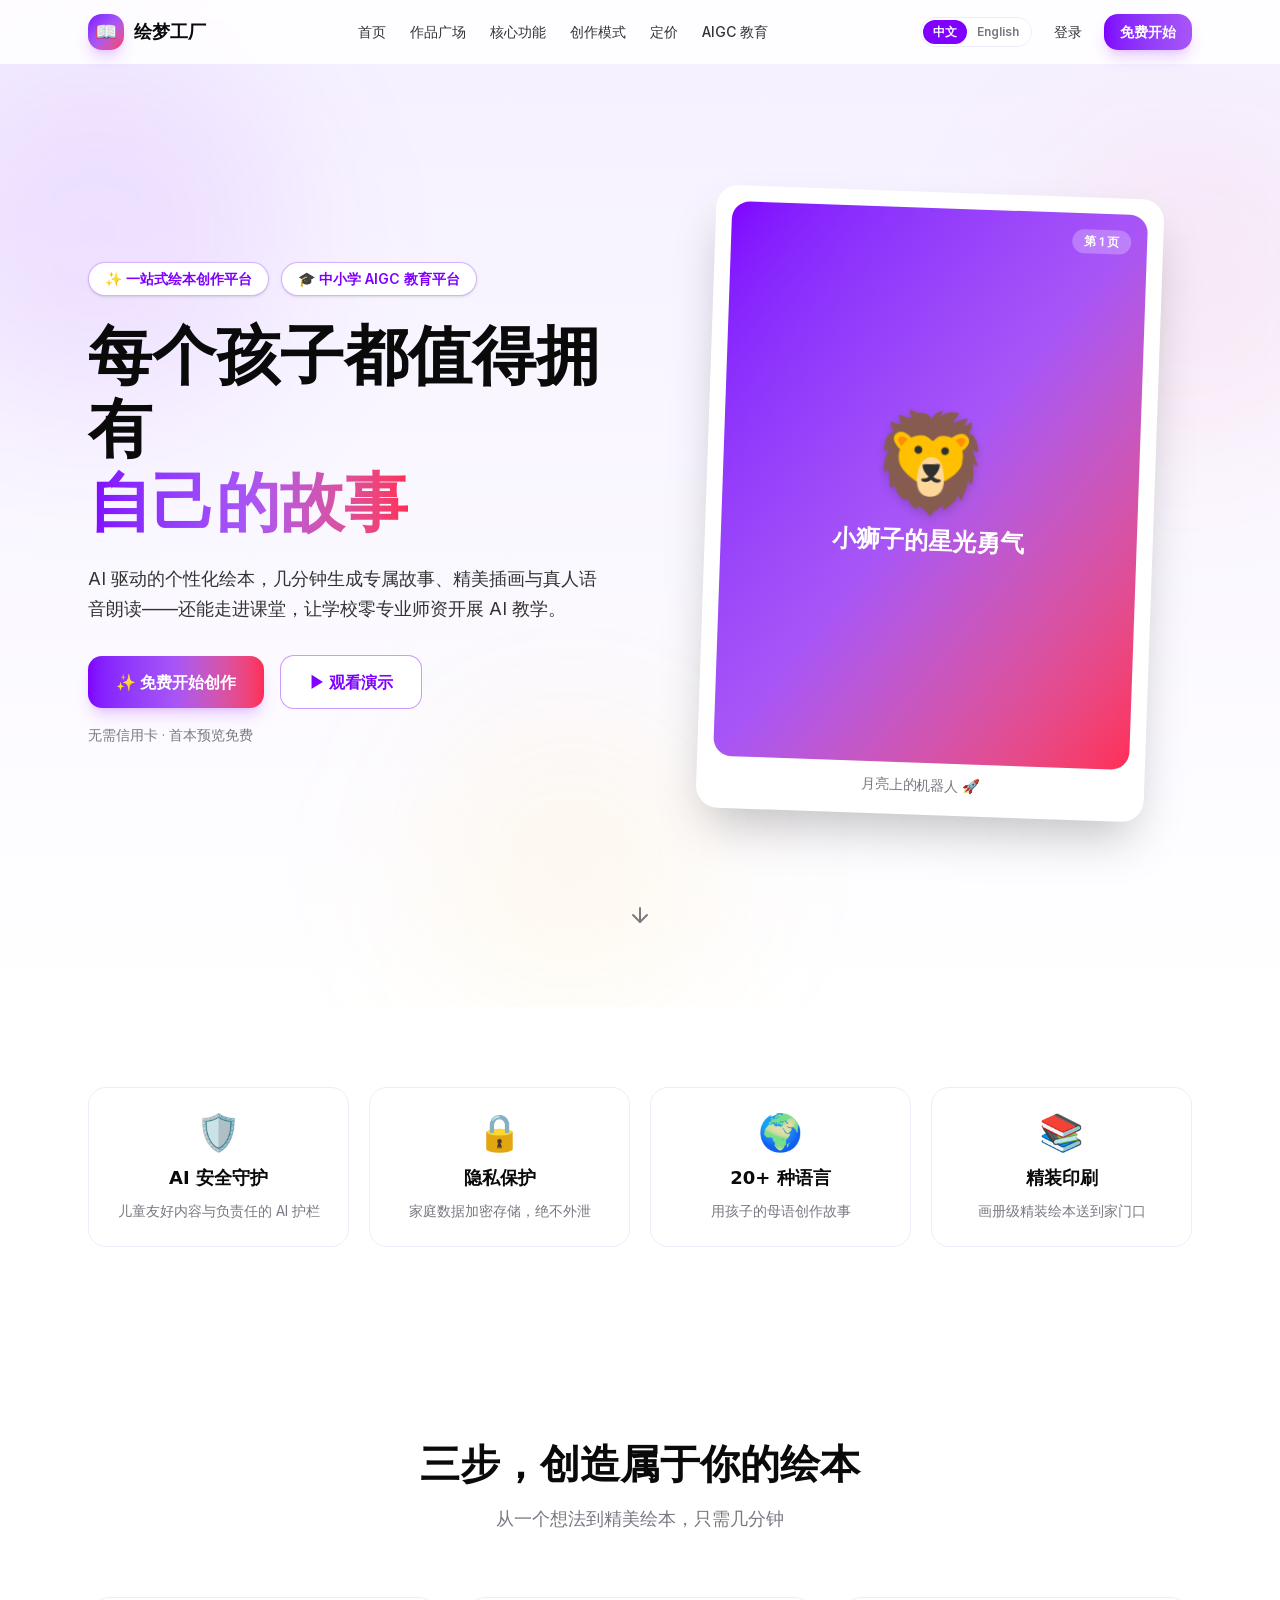
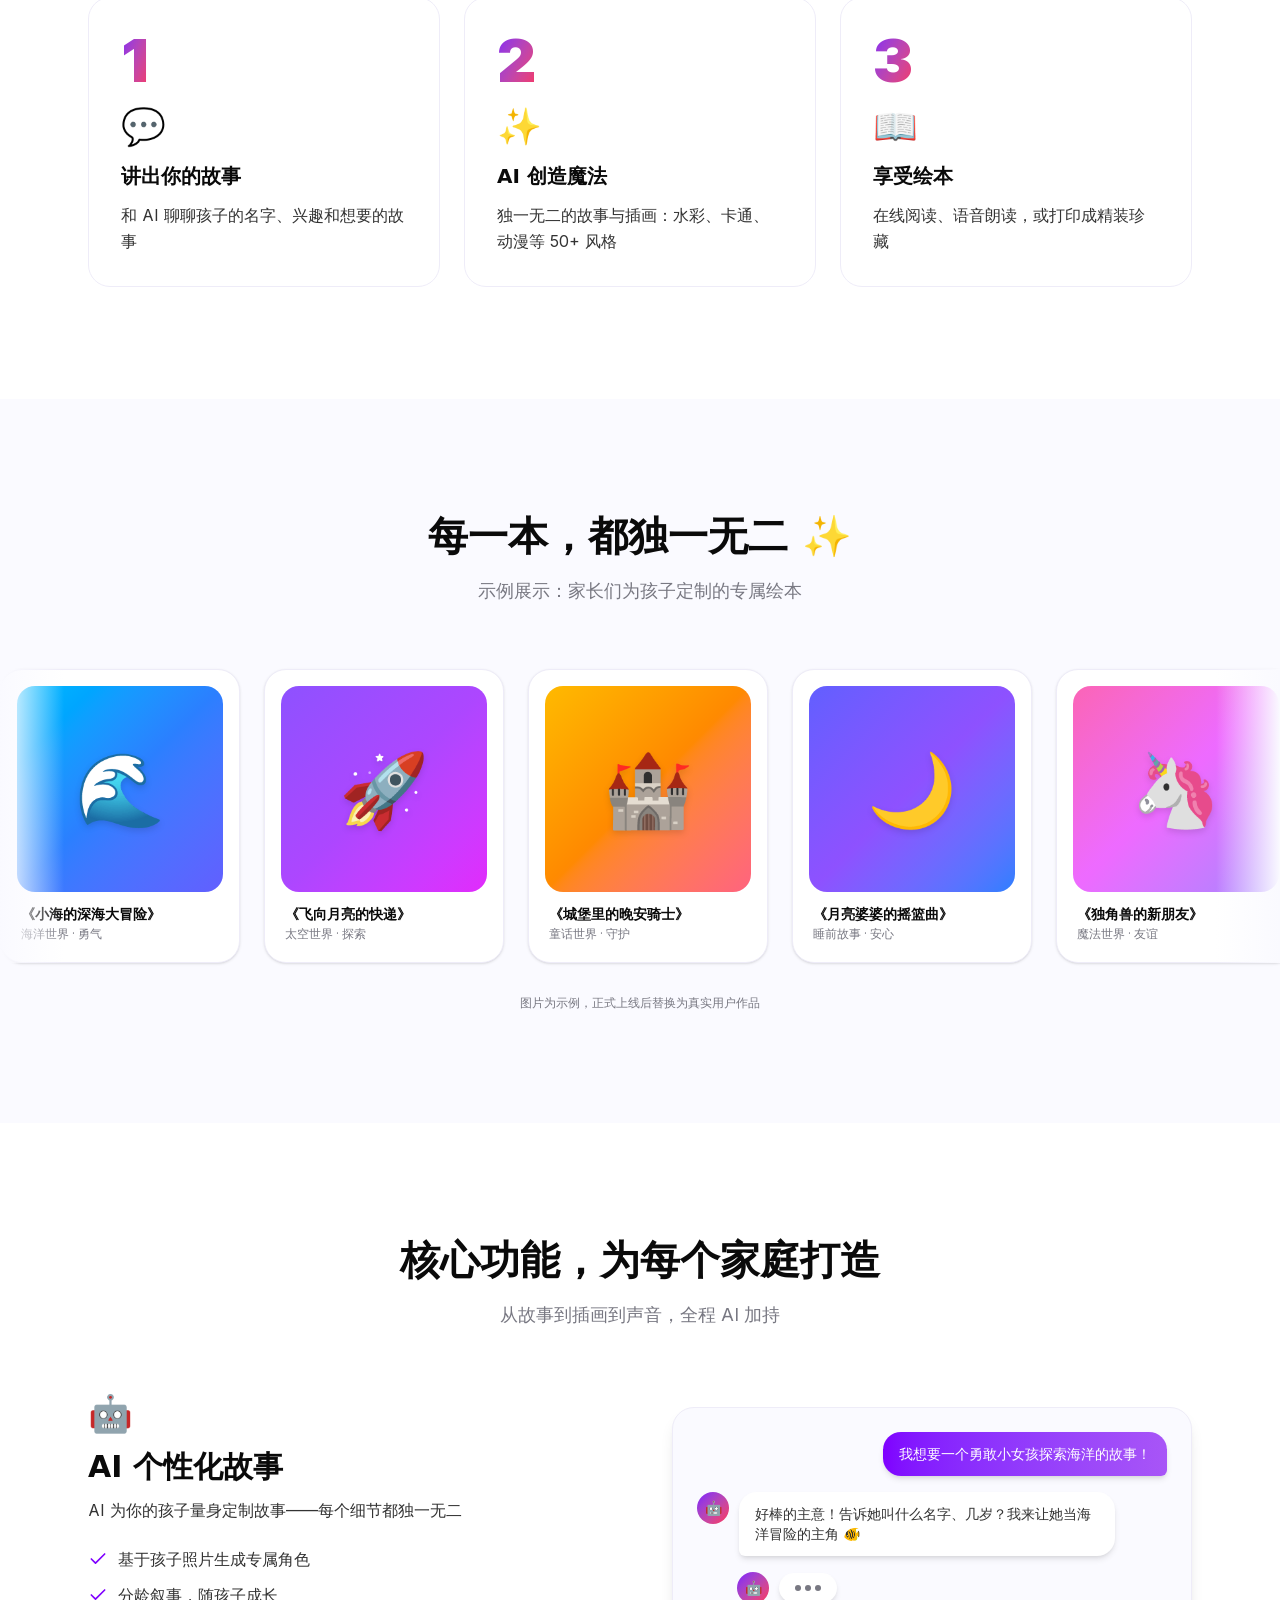
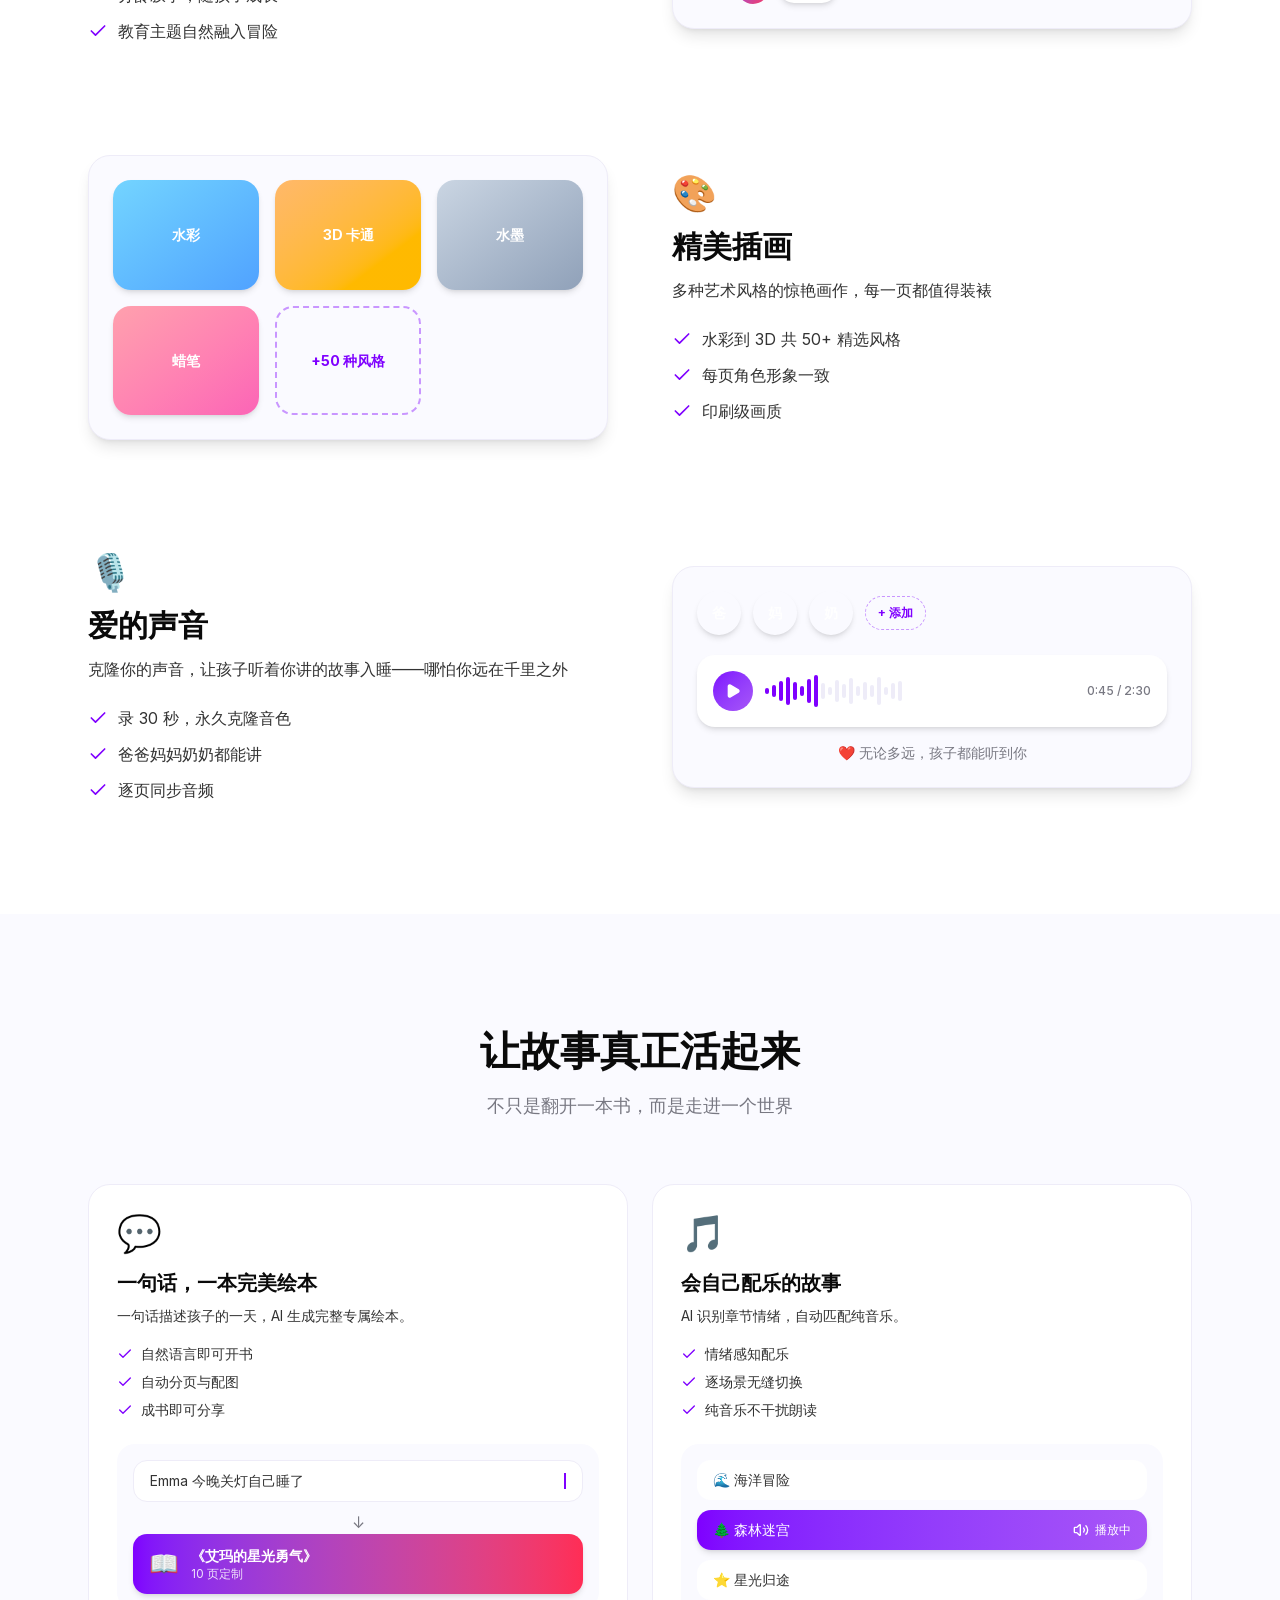
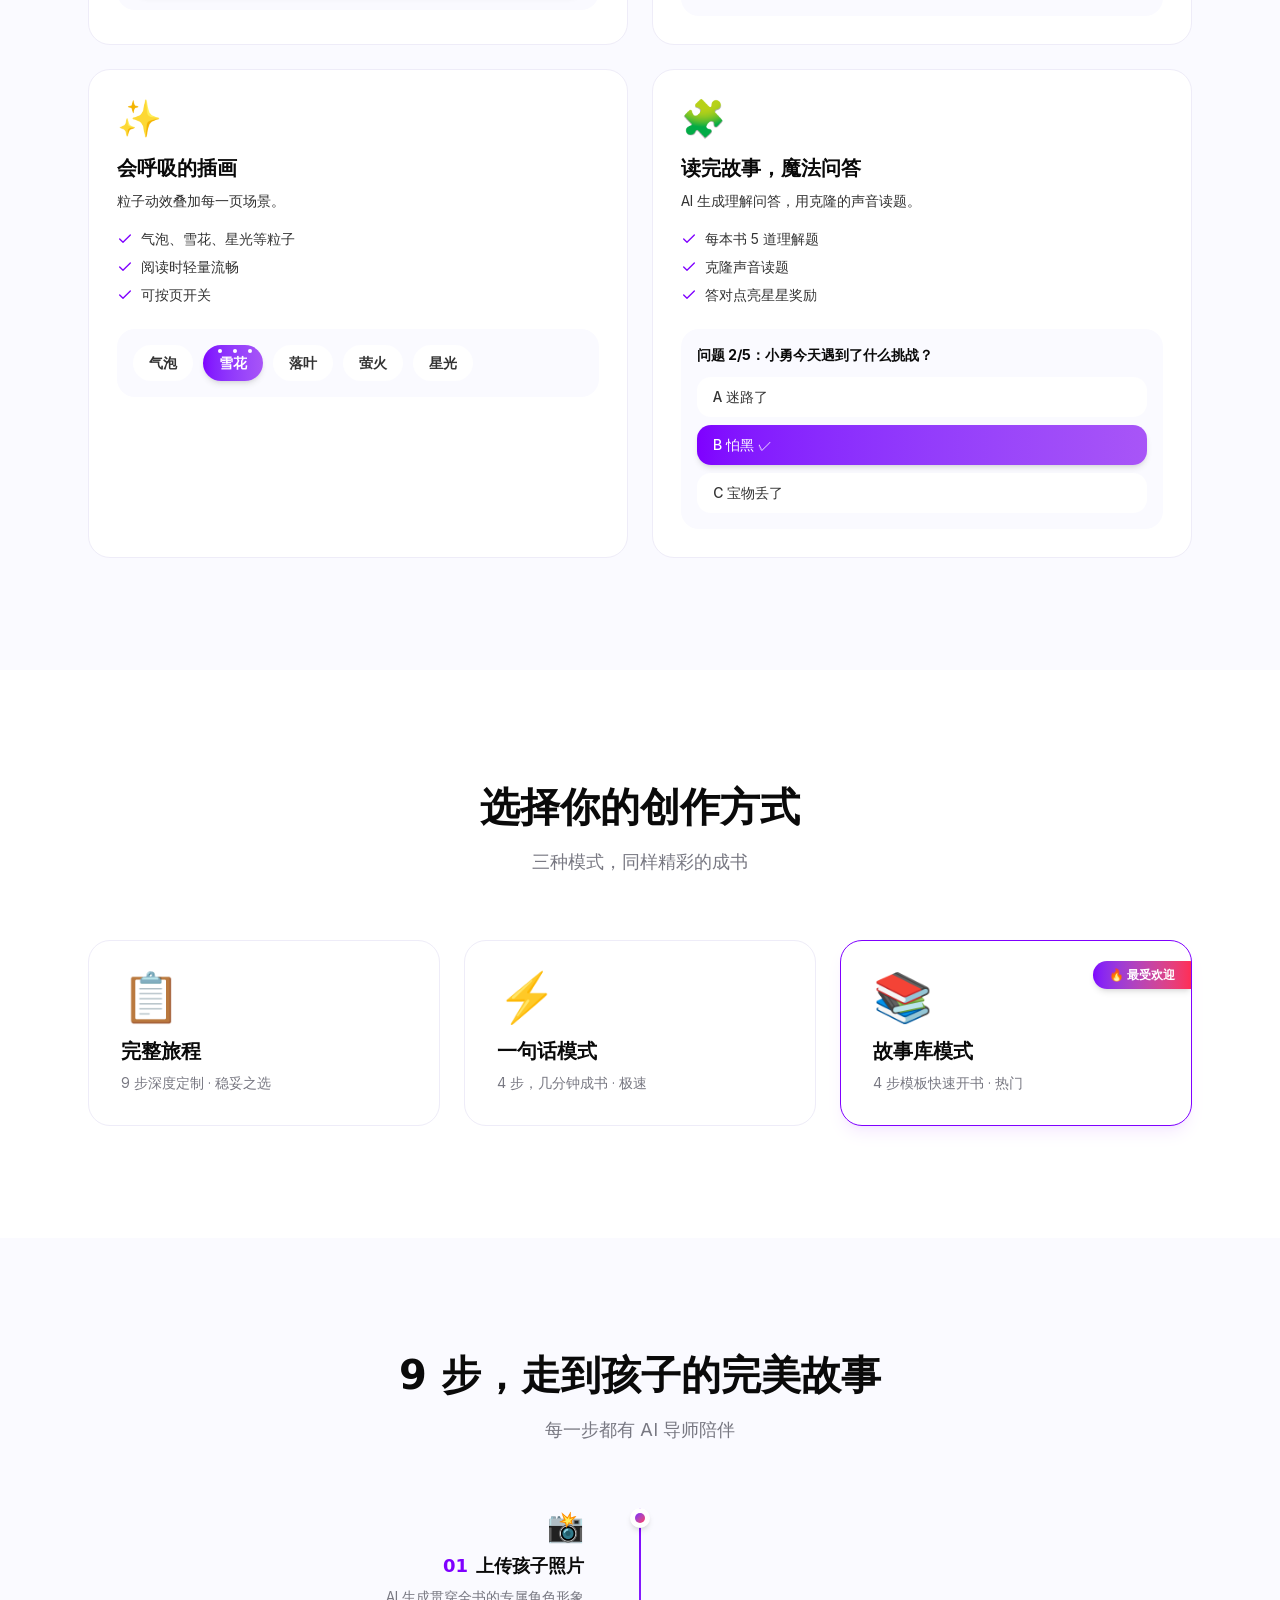
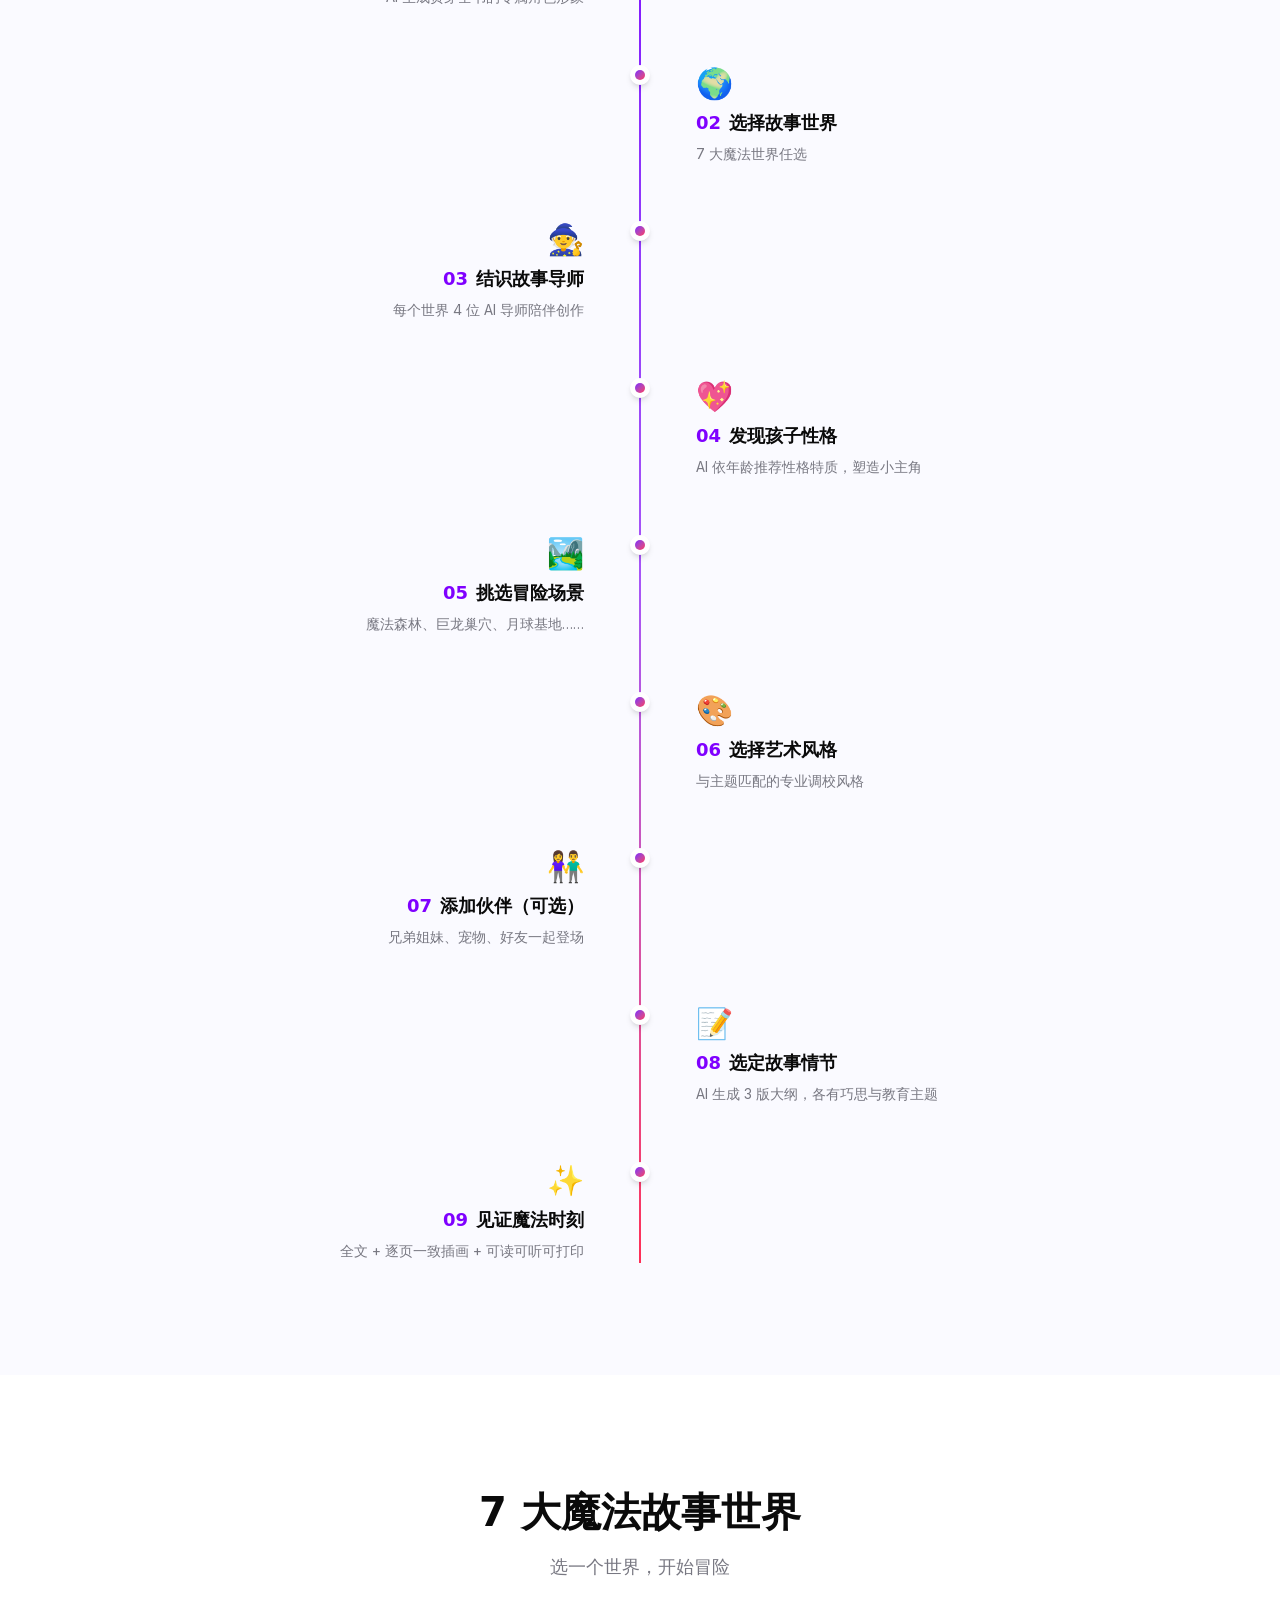
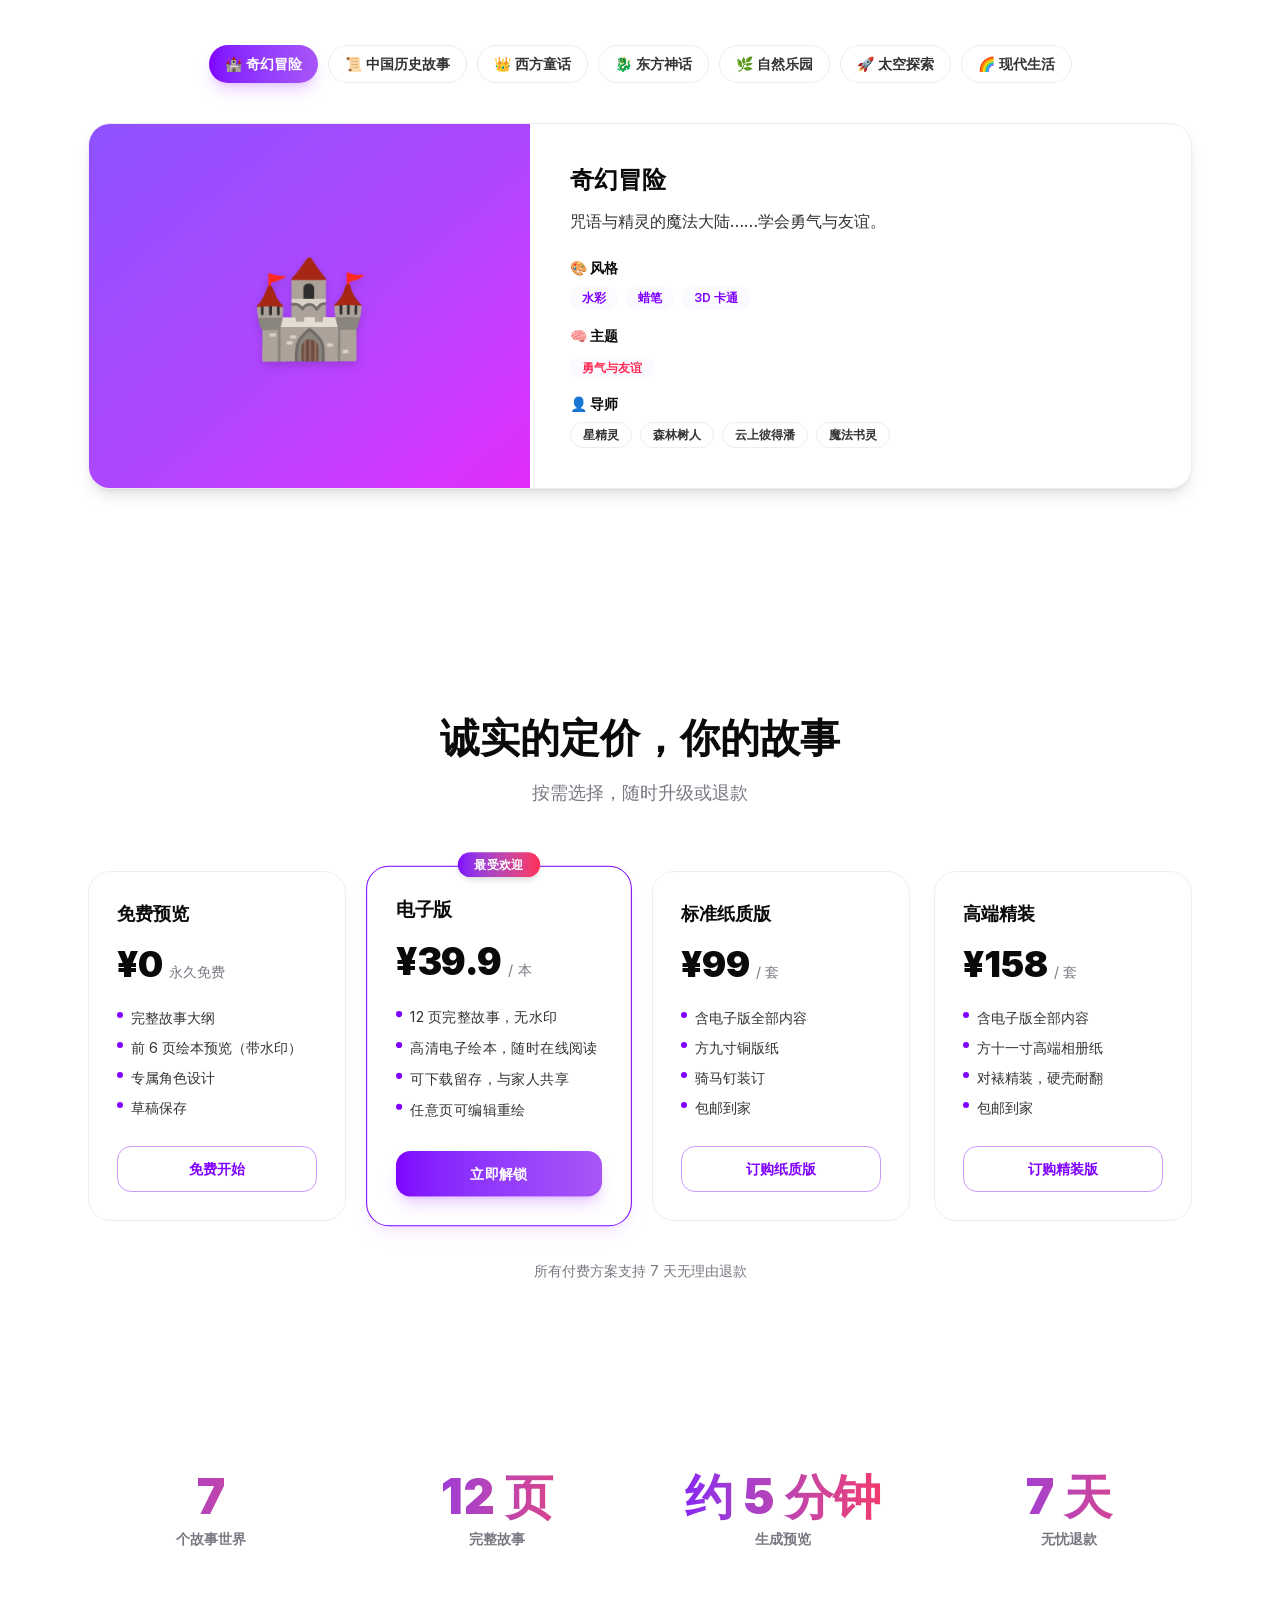
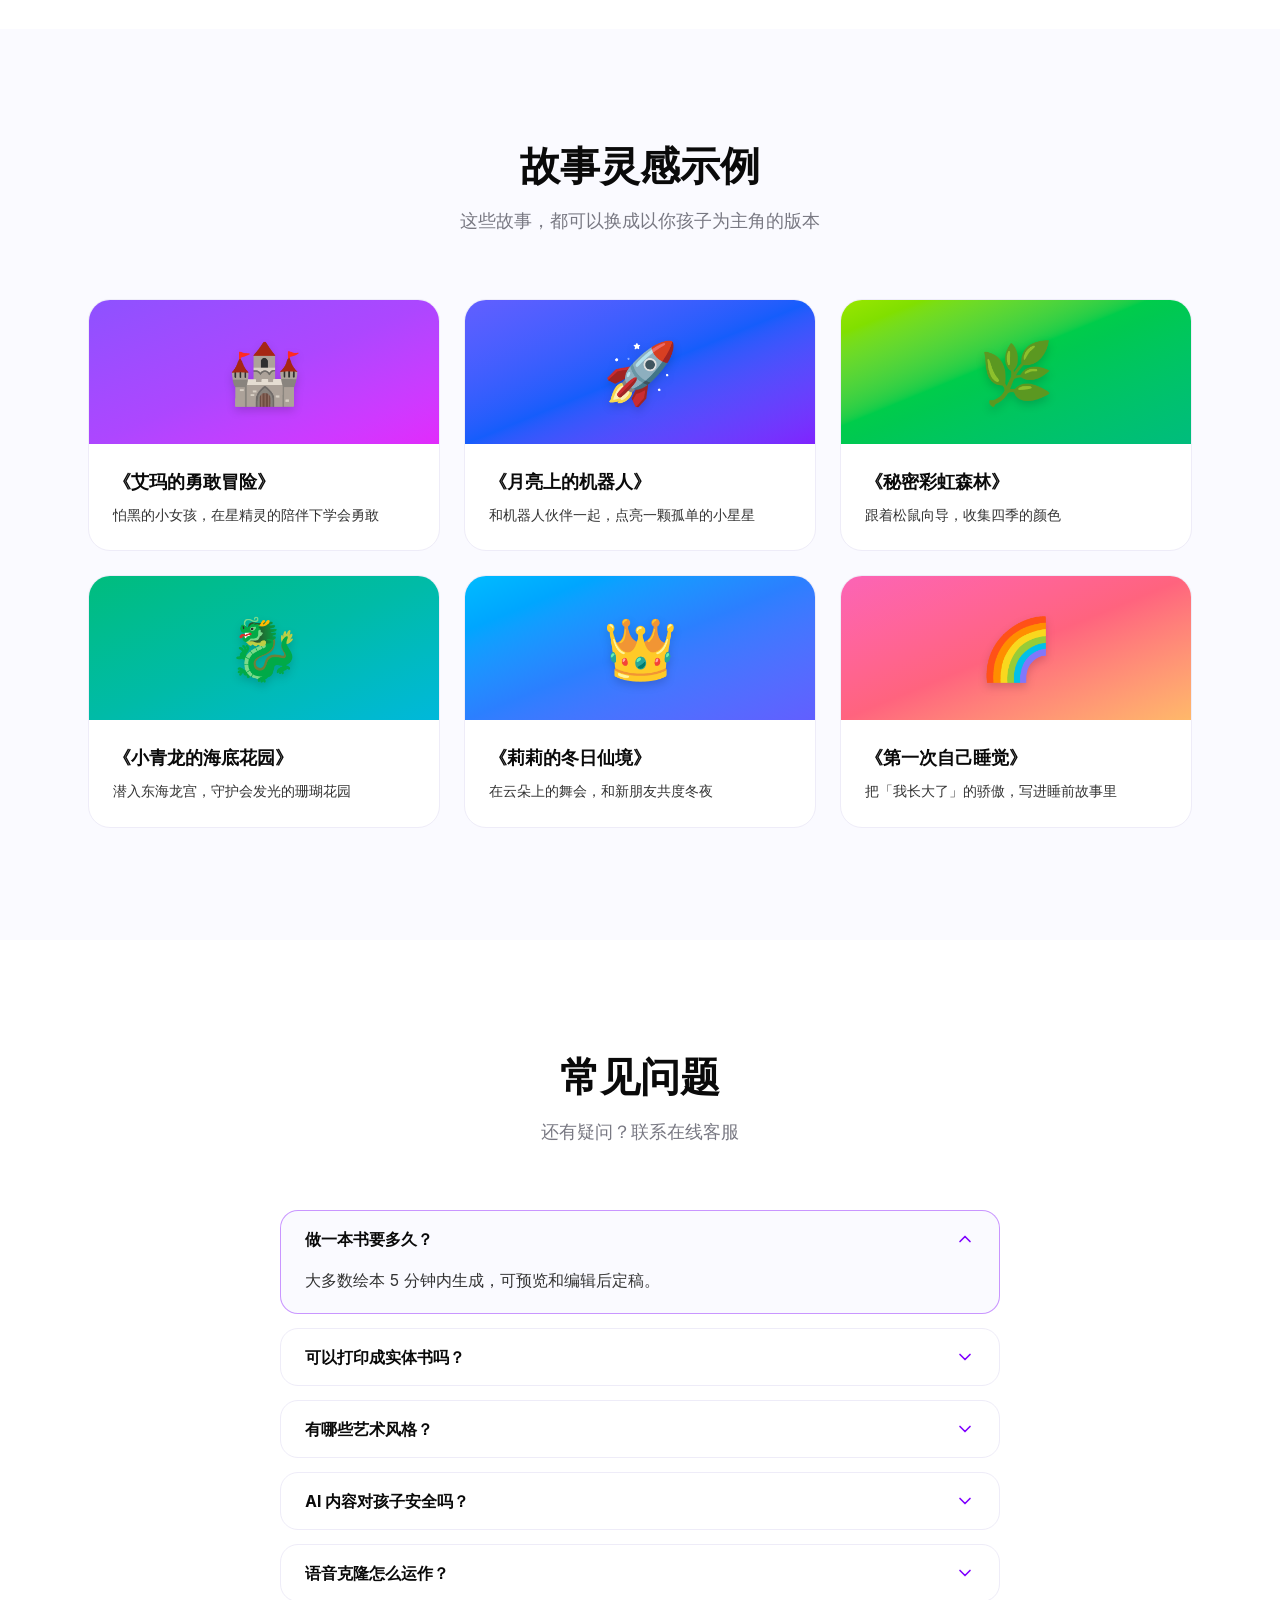
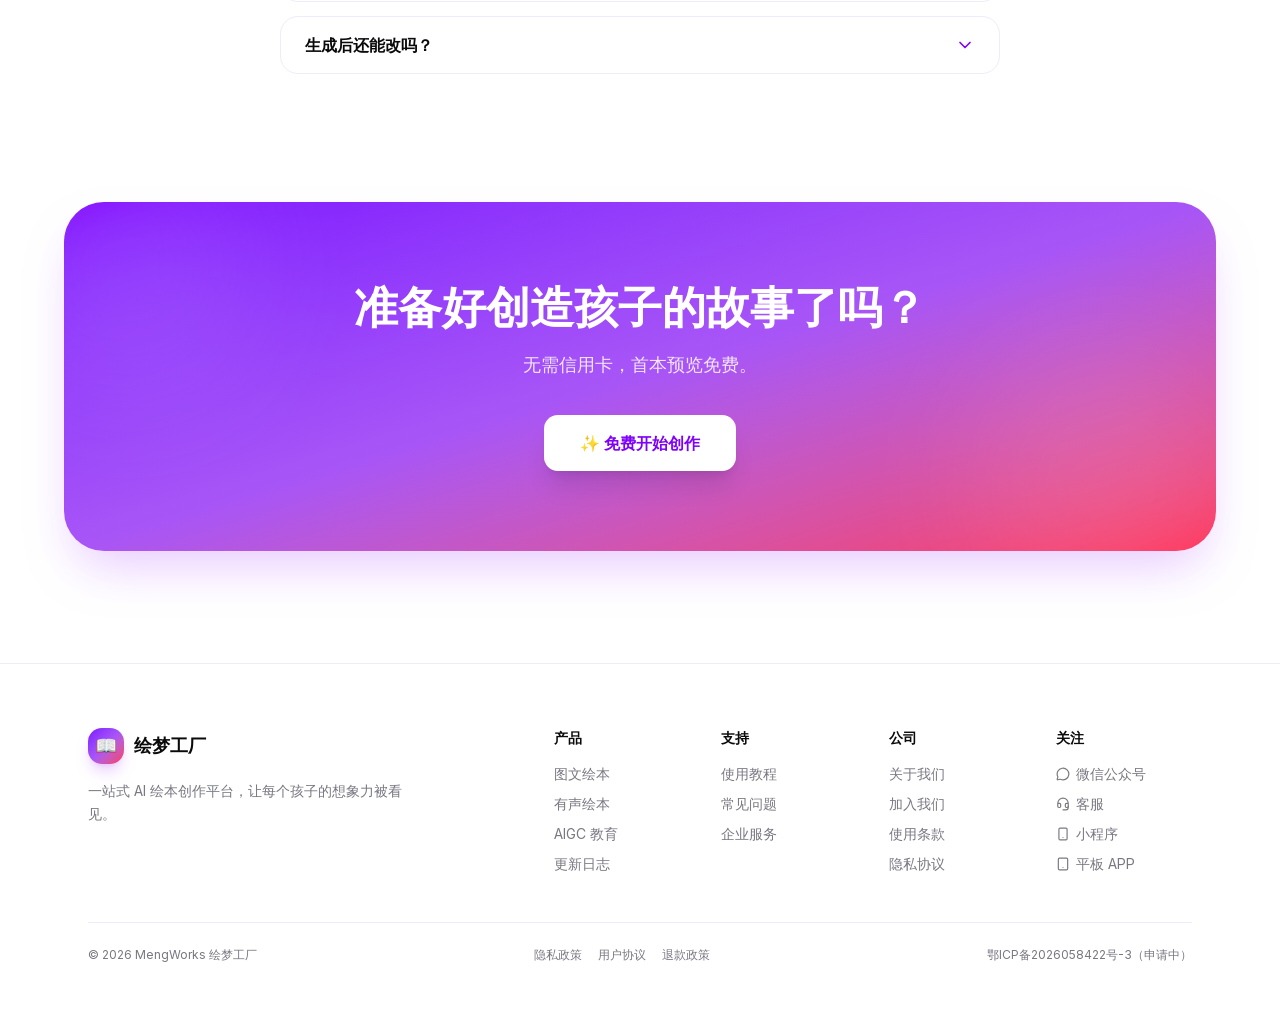
<file: index.html>
<!DOCTYPE html><html lang="zh-CN" class="inter_fe8b9d92-module__LINzvG__variable nunito_22336911-module__FLPYxG__variable h-full antialiased"><head><meta charSet="utf-8"/><meta name="viewport" content="width=device-width, initial-scale=1"/><link rel="preload" href="/_next/static/media/07454f8ad8aaac57-s.p.2kjei9psvcorz.woff2" as="font" crossorigin="" type="font/woff2"/><link rel="preload" href="/_next/static/media/83afe278b6a6bb3c-s.p.2bn3s6zvc0dyp.woff2" as="font" crossorigin="" type="font/woff2"/><link rel="stylesheet" href="/_next/static/chunks/28sgsz9_lgg1j.css" data-precedence="next"/><link rel="preload" as="script" fetchPriority="low" href="/_next/static/chunks/310vm2bl3xxpt.js"/><script src="/_next/static/chunks/19mx3mg6lkumu.js" async=""></script><script src="/_next/static/chunks/27t_qfc-3_lzs.js" async=""></script><script src="/_next/static/chunks/1eh83f1trsv72.js" async=""></script><script src="/_next/static/chunks/turbopack-0rlo85rq58acr.js" async=""></script><script src="/_next/static/chunks/2j0r0cjwcbzg8.js" async=""></script><script src="/_next/static/chunks/12evl_j6tbhwq.js" async=""></script><script src="/_next/static/chunks/1bvt5-mnhru3n.js" async=""></script><title>绘梦工厂 MengWorks — 每个孩子都值得拥有自己的故事</title><meta name="description" content="AI 驱动的个性化儿童绘本创作平台 + 中小学 AIGC 教育平台。几分钟生成专属故事、精美插画与真人语音朗读。"/><link rel="icon" href="/favicon.ico?favicon.2vob68tjqpejf.ico" sizes="256x256" type="image/x-icon"/><meta name="next-size-adjust" content=""/><script src="/_next/static/chunks/0cz1d0mv5g_q7.js" noModule=""></script></head><body class="flex min-h-full flex-col"><div hidden=""><!--$--><!--/$--></div><header class="fixed inset-x-0 top-0 z-[999] h-16 bg-white/85 backdrop-blur transition-shadow duration-300"><div class="mx-auto flex h-full max-w-6xl items-center justify-between gap-4 px-6"><a href="#hero" class="flex items-center gap-2.5"><span class="flex size-9 items-center justify-center rounded-xl bg-gradient-to-br from-brand-primary via-brand-primary-soft to-brand-accent text-lg shadow-lg shadow-purple-500/25">📖</span><span class="font-heading text-lg font-extrabold text-brand-ink">绘梦工厂</span></a><nav class="hidden items-center gap-6 lg:flex"><a href="#hero" class="text-sm font-medium text-brand-body transition-colors hover:text-brand-primary">首页</a><a href="#buyers-show" class="text-sm font-medium text-brand-body transition-colors hover:text-brand-primary">作品广场</a><a href="#features" class="text-sm font-medium text-brand-body transition-colors hover:text-brand-primary">核心功能</a><a href="#modes" class="text-sm font-medium text-brand-body transition-colors hover:text-brand-primary">创作模式</a><a href="#pricing" class="text-sm font-medium text-brand-body transition-colors hover:text-brand-primary">定价</a><a href="#education" class="text-sm font-medium text-brand-body transition-colors hover:text-brand-primary">AIGC 教育</a></nav><div class="flex items-center gap-2.5"><div class="flex items-center rounded-full border border-brand-border bg-white p-0.5 text-xs font-semibold"><span aria-current="true" class="rounded-full bg-brand-primary px-2.5 py-1 text-white">中文</span><a href="https://mengworks.com" target="_blank" rel="noopener noreferrer" class="rounded-full px-2.5 py-1 text-brand-muted transition-colors hover:text-brand-primary">English</a></div><button type="button" class="hidden rounded-xl px-3 py-2 text-sm font-medium text-brand-body transition-colors hover:text-brand-primary md:block">登录</button><a class="hidden rounded-xl bg-gradient-to-r from-brand-primary to-brand-primary-soft px-4 py-2 text-sm font-semibold text-white shadow-lg shadow-purple-500/25 transition-transform hover:-translate-y-0.5 md:block" href="/create">免费开始</a><button type="button" aria-label="Menu" aria-expanded="false" class="flex size-9 items-center justify-center rounded-xl text-brand-ink lg:hidden"><svg xmlns="http://www.w3.org/2000/svg" width="24" height="24" viewBox="0 0 24 24" fill="none" stroke="currentColor" stroke-width="2" stroke-linecap="round" stroke-linejoin="round" class="lucide lucide-menu size-5" aria-hidden="true"><path d="M4 5h16"></path><path d="M4 12h16"></path><path d="M4 19h16"></path></svg></button></div></div></header><main><section id="hero" class="relative overflow-hidden bg-gradient-to-b from-[rgb(245,240,255)] to-white pb-20 pt-32 md:pt-40"><div aria-hidden="true" class="pointer-events-none absolute -left-24 top-10 size-96 rounded-full bg-[rgba(127,0,255,0.08)] blur-[80px]"></div><div aria-hidden="true" class="pointer-events-none absolute -right-16 top-32 size-80 rounded-full bg-[rgba(255,45,85,0.06)] blur-[80px]"></div><div aria-hidden="true" class="pointer-events-none absolute bottom-0 left-1/3 size-72 rounded-full bg-[rgba(255,184,46,0.08)] blur-[80px]"></div><div class="relative mx-auto grid max-w-6xl items-center gap-14 px-6 lg:grid-cols-2"><div><div class="mb-6 flex flex-wrap gap-3"><span class="rounded-full border border-brand-primary/30 bg-white px-4 py-1.5 text-sm font-semibold text-brand-primary shadow-sm">✨ 一站式绘本创作平台</span><span class="rounded-full border border-brand-primary/30 bg-white px-4 py-1.5 text-sm font-semibold text-brand-primary shadow-sm">🎓 中小学 AIGC 教育平台</span></div><h1 class="text-[40px] font-black leading-[1.15] text-brand-ink md:text-[56px] lg:text-[64px]">每个孩子都值得拥有<br/><span class="bg-gradient-to-r from-brand-primary via-brand-primary-soft to-brand-accent bg-clip-text text-transparent">自己的故事</span></h1><p class="mt-6 max-w-xl text-base leading-relaxed text-brand-body md:text-lg">AI 驱动的个性化绘本，几分钟生成专属故事、精美插画与真人语音朗读——还能走进课堂，让学校零专业师资开展 AI 教学。</p><div class="mt-8 flex flex-wrap items-center gap-4"><a class="rounded-xl bg-gradient-to-r from-brand-primary via-brand-primary-soft to-brand-accent px-7 py-3.5 text-base font-bold text-white shadow-lg shadow-purple-500/25 transition-transform hover:-translate-y-0.5" href="/create">✨ 免费开始创作</a><a href="#features" class="rounded-xl border border-brand-primary/40 bg-white px-7 py-3.5 text-base font-bold text-brand-primary transition-colors hover:bg-brand-surface">▶ 观看演示</a></div><p class="mt-4 text-sm text-brand-muted">无需信用卡 · 首本预览免费</p></div><div class="relative mx-auto w-full max-w-md py-8"><div aria-hidden="true" class="absolute inset-x-8 top-4 -z-10 rotate-[-6deg] rounded-3xl bg-gradient-to-br from-indigo-500 via-purple-500 to-blue-400 p-6 shadow-2xl"><div class="flex aspect-[3/4] flex-col items-center justify-center rounded-2xl bg-white/15 backdrop-blur-sm"><span class="text-7xl">🚀</span></div></div><div class="relative rotate-2 rounded-3xl bg-white p-4 shadow-2xl transition-transform duration-300 hover:rotate-0"><div class="relative flex aspect-[3/4] flex-col items-center justify-center gap-4 overflow-hidden rounded-2xl bg-gradient-to-br from-brand-primary via-brand-primary-soft to-brand-accent"><span class="absolute right-4 top-4 rounded-full bg-white/25 px-3 py-1 text-xs font-semibold text-white">第 1 页</span><span class="animate-float text-8xl drop-shadow-lg">🦁</span><p class="px-6 text-center font-heading text-2xl font-extrabold text-white">小狮子的星光勇气</p></div><p class="mt-3 px-2 pb-1 text-center text-sm font-medium text-brand-muted">月亮上的机器人<!-- --> 🚀</p></div></div></div><div class="mt-14 flex justify-center"><a href="#trust" aria-label="Scroll down" class="animate-bounce text-brand-muted transition-colors hover:text-brand-primary"><svg xmlns="http://www.w3.org/2000/svg" width="24" height="24" viewBox="0 0 24 24" fill="none" stroke="currentColor" stroke-width="2" stroke-linecap="round" stroke-linejoin="round" class="lucide lucide-arrow-down size-6" aria-hidden="true"><path d="M12 5v14"></path><path d="m19 12-7 7-7-7"></path></svg></a></div></section><section id="trust" class="bg-white py-16 md:py-20"><div class="mx-auto grid max-w-6xl grid-cols-1 gap-5 px-6 sm:grid-cols-2 lg:grid-cols-4"><div class="rounded-2xl border border-brand-border bg-white p-6 text-center transition-all duration-300 hover:-translate-y-1 hover:shadow-xl"><div class="mb-3 text-4xl">🛡️</div><h3 class="text-lg font-bold text-brand-ink">AI 安全守护</h3><p class="mt-2 text-sm leading-relaxed text-brand-muted">儿童友好内容与负责任的 AI 护栏</p></div><div class="rounded-2xl border border-brand-border bg-white p-6 text-center transition-all duration-300 hover:-translate-y-1 hover:shadow-xl"><div class="mb-3 text-4xl">🔒</div><h3 class="text-lg font-bold text-brand-ink">隐私保护</h3><p class="mt-2 text-sm leading-relaxed text-brand-muted">家庭数据加密存储，绝不外泄</p></div><div class="rounded-2xl border border-brand-border bg-white p-6 text-center transition-all duration-300 hover:-translate-y-1 hover:shadow-xl"><div class="mb-3 text-4xl">🌍</div><h3 class="text-lg font-bold text-brand-ink">20+ 种语言</h3><p class="mt-2 text-sm leading-relaxed text-brand-muted">用孩子的母语创作故事</p></div><div class="rounded-2xl border border-brand-border bg-white p-6 text-center transition-all duration-300 hover:-translate-y-1 hover:shadow-xl"><div class="mb-3 text-4xl">📚</div><h3 class="text-lg font-bold text-brand-ink">精装印刷</h3><p class="mt-2 text-sm leading-relaxed text-brand-muted">画册级精装绘本送到家门口</p></div></div></section><section class="bg-white py-20 md:py-28"><div class="mx-auto max-w-6xl px-6"><div class="mx-auto mb-12 max-w-3xl text-center md:mb-16"><h2 class="text-3xl font-extrabold leading-tight text-brand-ink md:text-[40px]">三步，创造属于你的绘本</h2><p class="mt-4 text-base text-brand-muted md:text-lg">从一个想法到精美绘本，只需几分钟</p></div><div class="grid gap-6 md:grid-cols-3"><div class="relative rounded-3xl border border-brand-border bg-white p-8 transition-all duration-300 hover:-translate-y-1 hover:shadow-xl"><span class="bg-gradient-to-br from-brand-primary to-brand-accent bg-clip-text text-6xl font-black text-transparent">1</span><div class="mb-4 mt-4 text-4xl">💬</div><h3 class="text-xl font-extrabold text-brand-ink">讲出你的故事</h3><p class="mt-3 leading-relaxed text-brand-body">和 AI 聊聊孩子的名字、兴趣和想要的故事</p></div><div class="relative rounded-3xl border border-brand-border bg-white p-8 transition-all duration-300 hover:-translate-y-1 hover:shadow-xl"><span class="bg-gradient-to-br from-brand-primary to-brand-accent bg-clip-text text-6xl font-black text-transparent">2</span><div class="mb-4 mt-4 text-4xl">✨</div><h3 class="text-xl font-extrabold text-brand-ink">AI 创造魔法</h3><p class="mt-3 leading-relaxed text-brand-body">独一无二的故事与插画：水彩、卡通、动漫等 50+ 风格</p></div><div class="relative rounded-3xl border border-brand-border bg-white p-8 transition-all duration-300 hover:-translate-y-1 hover:shadow-xl"><span class="bg-gradient-to-br from-brand-primary to-brand-accent bg-clip-text text-6xl font-black text-transparent">3</span><div class="mb-4 mt-4 text-4xl">📖</div><h3 class="text-xl font-extrabold text-brand-ink">享受绘本</h3><p class="mt-3 leading-relaxed text-brand-body">在线阅读、语音朗读，或打印成精装珍藏</p></div></div></div></section><section id="buyers-show" class="overflow-hidden bg-brand-surface py-20 md:py-28"><div class="mx-auto max-w-6xl px-6"><div class="mx-auto mb-12 max-w-3xl text-center md:mb-16"><h2 class="text-3xl font-extrabold leading-tight text-brand-ink md:text-[40px]">每一本，都独一无二 ✨</h2><p class="mt-4 text-base text-brand-muted md:text-lg">示例展示：家长们为孩子定制的专属绘本</p></div></div><div class="group relative"><div class="pointer-events-none absolute inset-y-0 left-0 z-10 w-16 bg-gradient-to-r from-brand-surface to-transparent"></div><div class="pointer-events-none absolute inset-y-0 right-0 z-10 w-16 bg-gradient-to-l from-brand-surface to-transparent"></div><div class="flex w-max animate-marquee gap-6 group-hover:[animation-play-state:paused]"><figure class="w-60 shrink-0 scroll-mx-6 rounded-3xl border border-brand-border bg-white p-4 shadow-sm transition-shadow hover:shadow-xl"><div class="flex aspect-square items-center justify-center rounded-2xl bg-gradient-to-br from-sky-400 via-blue-500 to-indigo-500"><span class="text-7xl drop-shadow-md">🌊</span></div><figcaption class="mt-3 px-1 pb-1"><span class="block text-sm font-semibold text-brand-ink">《小海的深海大冒险》</span><span class="mt-0.5 block text-xs text-brand-muted">海洋世界 · 勇气</span></figcaption></figure><figure class="w-60 shrink-0 scroll-mx-6 rounded-3xl border border-brand-border bg-white p-4 shadow-sm transition-shadow hover:shadow-xl"><div class="flex aspect-square items-center justify-center rounded-2xl bg-gradient-to-br from-violet-500 via-purple-500 to-fuchsia-500"><span class="text-7xl drop-shadow-md">🚀</span></div><figcaption class="mt-3 px-1 pb-1"><span class="block text-sm font-semibold text-brand-ink">《飞向月亮的快递》</span><span class="mt-0.5 block text-xs text-brand-muted">太空世界 · 探索</span></figcaption></figure><figure class="w-60 shrink-0 scroll-mx-6 rounded-3xl border border-brand-border bg-white p-4 shadow-sm transition-shadow hover:shadow-xl"><div class="flex aspect-square items-center justify-center rounded-2xl bg-gradient-to-br from-amber-400 via-orange-400 to-rose-400"><span class="text-7xl drop-shadow-md">🏰</span></div><figcaption class="mt-3 px-1 pb-1"><span class="block text-sm font-semibold text-brand-ink">《城堡里的晚安骑士》</span><span class="mt-0.5 block text-xs text-brand-muted">童话世界 · 守护</span></figcaption></figure><figure class="w-60 shrink-0 scroll-mx-6 rounded-3xl border border-brand-border bg-white p-4 shadow-sm transition-shadow hover:shadow-xl"><div class="flex aspect-square items-center justify-center rounded-2xl bg-gradient-to-br from-indigo-500 via-violet-500 to-blue-500"><span class="text-7xl drop-shadow-md">🌙</span></div><figcaption class="mt-3 px-1 pb-1"><span class="block text-sm font-semibold text-brand-ink">《月亮婆婆的摇篮曲》</span><span class="mt-0.5 block text-xs text-brand-muted">睡前故事 · 安心</span></figcaption></figure><figure class="w-60 shrink-0 scroll-mx-6 rounded-3xl border border-brand-border bg-white p-4 shadow-sm transition-shadow hover:shadow-xl"><div class="flex aspect-square items-center justify-center rounded-2xl bg-gradient-to-br from-pink-400 via-fuchsia-400 to-violet-400"><span class="text-7xl drop-shadow-md">🦄</span></div><figcaption class="mt-3 px-1 pb-1"><span class="block text-sm font-semibold text-brand-ink">《独角兽的新朋友》</span><span class="mt-0.5 block text-xs text-brand-muted">魔法世界 · 友谊</span></figcaption></figure><figure class="w-60 shrink-0 scroll-mx-6 rounded-3xl border border-brand-border bg-white p-4 shadow-sm transition-shadow hover:shadow-xl"><div class="flex aspect-square items-center justify-center rounded-2xl bg-gradient-to-br from-emerald-400 via-green-500 to-teal-500"><span class="text-7xl drop-shadow-md">🌱</span></div><figcaption class="mt-3 px-1 pb-1"><span class="block text-sm font-semibold text-brand-ink">《会说话的小树苗》</span><span class="mt-0.5 block text-xs text-brand-muted">自然世界 · 成长</span></figcaption></figure><figure class="w-60 shrink-0 scroll-mx-6 rounded-3xl border border-brand-border bg-white p-4 shadow-sm transition-shadow hover:shadow-xl"><div class="flex aspect-square items-center justify-center rounded-2xl bg-gradient-to-br from-lime-400 via-green-400 to-emerald-500"><span class="text-7xl drop-shadow-md">⚽</span></div><figcaption class="mt-3 px-1 pb-1"><span class="block text-sm font-semibold text-brand-ink">《最后一颗点球》</span><span class="mt-0.5 block text-xs text-brand-muted">运动故事 · 坚持</span></figcaption></figure><figure class="w-60 shrink-0 scroll-mx-6 rounded-3xl border border-brand-border bg-white p-4 shadow-sm transition-shadow hover:shadow-xl"><div class="flex aspect-square items-center justify-center rounded-2xl bg-gradient-to-br from-amber-300 via-yellow-400 to-orange-400"><span class="text-7xl drop-shadow-md">🌟</span></div><figcaption class="mt-3 px-1 pb-1"><span class="block text-sm font-semibold text-brand-ink">《摘星星的孩子》</span><span class="mt-0.5 block text-xs text-brand-muted">星空世界 · 梦想</span></figcaption></figure><figure class="w-60 shrink-0 scroll-mx-6 rounded-3xl border border-brand-border bg-white p-4 shadow-sm transition-shadow hover:shadow-xl"><div class="flex aspect-square items-center justify-center rounded-2xl bg-gradient-to-br from-sky-400 via-blue-500 to-indigo-500"><span class="text-7xl drop-shadow-md">🌊</span></div><figcaption class="mt-3 px-1 pb-1"><span class="block text-sm font-semibold text-brand-ink">《小海的深海大冒险》</span><span class="mt-0.5 block text-xs text-brand-muted">海洋世界 · 勇气</span></figcaption></figure><figure class="w-60 shrink-0 scroll-mx-6 rounded-3xl border border-brand-border bg-white p-4 shadow-sm transition-shadow hover:shadow-xl"><div class="flex aspect-square items-center justify-center rounded-2xl bg-gradient-to-br from-violet-500 via-purple-500 to-fuchsia-500"><span class="text-7xl drop-shadow-md">🚀</span></div><figcaption class="mt-3 px-1 pb-1"><span class="block text-sm font-semibold text-brand-ink">《飞向月亮的快递》</span><span class="mt-0.5 block text-xs text-brand-muted">太空世界 · 探索</span></figcaption></figure><figure class="w-60 shrink-0 scroll-mx-6 rounded-3xl border border-brand-border bg-white p-4 shadow-sm transition-shadow hover:shadow-xl"><div class="flex aspect-square items-center justify-center rounded-2xl bg-gradient-to-br from-amber-400 via-orange-400 to-rose-400"><span class="text-7xl drop-shadow-md">🏰</span></div><figcaption class="mt-3 px-1 pb-1"><span class="block text-sm font-semibold text-brand-ink">《城堡里的晚安骑士》</span><span class="mt-0.5 block text-xs text-brand-muted">童话世界 · 守护</span></figcaption></figure><figure class="w-60 shrink-0 scroll-mx-6 rounded-3xl border border-brand-border bg-white p-4 shadow-sm transition-shadow hover:shadow-xl"><div class="flex aspect-square items-center justify-center rounded-2xl bg-gradient-to-br from-indigo-500 via-violet-500 to-blue-500"><span class="text-7xl drop-shadow-md">🌙</span></div><figcaption class="mt-3 px-1 pb-1"><span class="block text-sm font-semibold text-brand-ink">《月亮婆婆的摇篮曲》</span><span class="mt-0.5 block text-xs text-brand-muted">睡前故事 · 安心</span></figcaption></figure><figure class="w-60 shrink-0 scroll-mx-6 rounded-3xl border border-brand-border bg-white p-4 shadow-sm transition-shadow hover:shadow-xl"><div class="flex aspect-square items-center justify-center rounded-2xl bg-gradient-to-br from-pink-400 via-fuchsia-400 to-violet-400"><span class="text-7xl drop-shadow-md">🦄</span></div><figcaption class="mt-3 px-1 pb-1"><span class="block text-sm font-semibold text-brand-ink">《独角兽的新朋友》</span><span class="mt-0.5 block text-xs text-brand-muted">魔法世界 · 友谊</span></figcaption></figure><figure class="w-60 shrink-0 scroll-mx-6 rounded-3xl border border-brand-border bg-white p-4 shadow-sm transition-shadow hover:shadow-xl"><div class="flex aspect-square items-center justify-center rounded-2xl bg-gradient-to-br from-emerald-400 via-green-500 to-teal-500"><span class="text-7xl drop-shadow-md">🌱</span></div><figcaption class="mt-3 px-1 pb-1"><span class="block text-sm font-semibold text-brand-ink">《会说话的小树苗》</span><span class="mt-0.5 block text-xs text-brand-muted">自然世界 · 成长</span></figcaption></figure><figure class="w-60 shrink-0 scroll-mx-6 rounded-3xl border border-brand-border bg-white p-4 shadow-sm transition-shadow hover:shadow-xl"><div class="flex aspect-square items-center justify-center rounded-2xl bg-gradient-to-br from-lime-400 via-green-400 to-emerald-500"><span class="text-7xl drop-shadow-md">⚽</span></div><figcaption class="mt-3 px-1 pb-1"><span class="block text-sm font-semibold text-brand-ink">《最后一颗点球》</span><span class="mt-0.5 block text-xs text-brand-muted">运动故事 · 坚持</span></figcaption></figure><figure class="w-60 shrink-0 scroll-mx-6 rounded-3xl border border-brand-border bg-white p-4 shadow-sm transition-shadow hover:shadow-xl"><div class="flex aspect-square items-center justify-center rounded-2xl bg-gradient-to-br from-amber-300 via-yellow-400 to-orange-400"><span class="text-7xl drop-shadow-md">🌟</span></div><figcaption class="mt-3 px-1 pb-1"><span class="block text-sm font-semibold text-brand-ink">《摘星星的孩子》</span><span class="mt-0.5 block text-xs text-brand-muted">星空世界 · 梦想</span></figcaption></figure></div></div><p class="mx-auto mt-8 max-w-6xl px-6 text-center text-xs text-brand-muted">图片为示例，正式上线后替换为真实用户作品</p></section><section id="features" class="bg-white py-20 md:py-28"><div class="mx-auto max-w-6xl px-6"><div class="mx-auto mb-12 max-w-3xl text-center md:mb-16"><h2 class="text-3xl font-extrabold leading-tight text-brand-ink md:text-[40px]">核心功能，为每个家庭打造</h2><p class="mt-4 text-base text-brand-muted md:text-lg">从故事到插画到声音，全程 AI 加持</p></div><div class="space-y-20 md:space-y-28"><div class="grid items-center gap-10 lg:grid-cols-2 lg:gap-16"><div><div class="mb-4 text-4xl">🤖</div><h3 class="text-2xl font-extrabold text-brand-ink md:text-3xl">AI 个性化故事</h3><p class="mt-3 leading-relaxed text-brand-body">AI 为你的孩子量身定制故事——每个细节都独一无二</p><ul class="mt-6 space-y-3"><li class="flex items-start gap-2.5"><svg xmlns="http://www.w3.org/2000/svg" width="24" height="24" viewBox="0 0 24 24" fill="none" stroke="currentColor" stroke-width="2" stroke-linecap="round" stroke-linejoin="round" class="lucide lucide-check mt-0.5 size-5 shrink-0 text-brand-primary" aria-hidden="true"><path d="M20 6 9 17l-5-5"></path></svg><span class="text-brand-body">基于孩子照片生成专属角色</span></li><li class="flex items-start gap-2.5"><svg xmlns="http://www.w3.org/2000/svg" width="24" height="24" viewBox="0 0 24 24" fill="none" stroke="currentColor" stroke-width="2" stroke-linecap="round" stroke-linejoin="round" class="lucide lucide-check mt-0.5 size-5 shrink-0 text-brand-primary" aria-hidden="true"><path d="M20 6 9 17l-5-5"></path></svg><span class="text-brand-body">分龄叙事，随孩子成长</span></li><li class="flex items-start gap-2.5"><svg xmlns="http://www.w3.org/2000/svg" width="24" height="24" viewBox="0 0 24 24" fill="none" stroke="currentColor" stroke-width="2" stroke-linecap="round" stroke-linejoin="round" class="lucide lucide-check mt-0.5 size-5 shrink-0 text-brand-primary" aria-hidden="true"><path d="M20 6 9 17l-5-5"></path></svg><span class="text-brand-body">教育主题自然融入冒险</span></li></ul></div><div class="rounded-3xl border border-brand-border bg-brand-surface p-5 shadow-lg md:p-6"><div class="space-y-4"><div class="flex justify-end"><p class="max-w-[80%] rounded-2xl rounded-br-sm bg-gradient-to-r from-brand-primary to-brand-primary-soft px-4 py-3 text-sm text-white shadow-md">我想要一个勇敢小女孩探索海洋的故事！</p></div><div class="flex items-start gap-2.5"><span class="flex size-8 shrink-0 items-center justify-center rounded-full bg-gradient-to-br from-brand-primary to-brand-accent text-sm">🤖</span><p class="max-w-[80%] rounded-2xl rounded-bl-sm bg-white px-4 py-3 text-sm text-brand-body shadow-md">好棒的主意！告诉她叫什么名字、几岁？我来让她当海洋冒险的主角 🐠</p></div><div class="flex items-center gap-2.5 pl-10"><span class="flex size-8 shrink-0 items-center justify-center rounded-full bg-gradient-to-br from-brand-primary to-brand-accent text-sm">🤖</span><span class="flex items-center gap-1 rounded-2xl bg-white px-4 py-3 shadow-md"><span class="size-1.5 animate-typing rounded-full bg-brand-muted" style="animation-delay:0s"></span><span class="size-1.5 animate-typing rounded-full bg-brand-muted" style="animation-delay:0.2s"></span><span class="size-1.5 animate-typing rounded-full bg-brand-muted" style="animation-delay:0.4s"></span></span></div></div></div></div><div class="grid items-center gap-10 lg:grid-cols-2 lg:gap-16"><div class="order-last rounded-3xl border border-brand-border bg-brand-surface p-6 shadow-lg lg:order-first"><div class="grid grid-cols-2 gap-4 sm:grid-cols-3"><div class="flex aspect-[4/3] items-center justify-center rounded-2xl bg-gradient-to-br text-sm font-bold text-white shadow-md transition-transform hover:scale-105 from-sky-300 to-blue-400">水彩</div><div class="flex aspect-[4/3] items-center justify-center rounded-2xl bg-gradient-to-br text-sm font-bold text-white shadow-md transition-transform hover:scale-105 from-orange-300 to-amber-400">3D 卡通</div><div class="flex aspect-[4/3] items-center justify-center rounded-2xl bg-gradient-to-br text-sm font-bold text-white shadow-md transition-transform hover:scale-105 from-slate-300 to-slate-400">水墨</div><div class="flex aspect-[4/3] items-center justify-center rounded-2xl bg-gradient-to-br text-sm font-bold text-white shadow-md transition-transform hover:scale-105 from-rose-300 to-pink-400">蜡笔</div><div class="flex aspect-[4/3] items-center justify-center rounded-2xl border-2 border-dashed border-brand-primary/40 text-sm font-bold text-brand-primary">+50 种风格</div></div></div><div><div class="mb-4 text-4xl">🎨</div><h3 class="text-2xl font-extrabold text-brand-ink md:text-3xl">精美插画</h3><p class="mt-3 leading-relaxed text-brand-body">多种艺术风格的惊艳画作，每一页都值得装裱</p><ul class="mt-6 space-y-3"><li class="flex items-start gap-2.5"><svg xmlns="http://www.w3.org/2000/svg" width="24" height="24" viewBox="0 0 24 24" fill="none" stroke="currentColor" stroke-width="2" stroke-linecap="round" stroke-linejoin="round" class="lucide lucide-check mt-0.5 size-5 shrink-0 text-brand-primary" aria-hidden="true"><path d="M20 6 9 17l-5-5"></path></svg><span class="text-brand-body">水彩到 3D 共 50+ 精选风格</span></li><li class="flex items-start gap-2.5"><svg xmlns="http://www.w3.org/2000/svg" width="24" height="24" viewBox="0 0 24 24" fill="none" stroke="currentColor" stroke-width="2" stroke-linecap="round" stroke-linejoin="round" class="lucide lucide-check mt-0.5 size-5 shrink-0 text-brand-primary" aria-hidden="true"><path d="M20 6 9 17l-5-5"></path></svg><span class="text-brand-body">每页角色形象一致</span></li><li class="flex items-start gap-2.5"><svg xmlns="http://www.w3.org/2000/svg" width="24" height="24" viewBox="0 0 24 24" fill="none" stroke="currentColor" stroke-width="2" stroke-linecap="round" stroke-linejoin="round" class="lucide lucide-check mt-0.5 size-5 shrink-0 text-brand-primary" aria-hidden="true"><path d="M20 6 9 17l-5-5"></path></svg><span class="text-brand-body">印刷级画质</span></li></ul></div></div><div class="grid items-center gap-10 lg:grid-cols-2 lg:gap-16"><div><div class="mb-4 text-4xl">🎙️</div><h3 class="text-2xl font-extrabold text-brand-ink md:text-3xl">爱的声音</h3><p class="mt-3 leading-relaxed text-brand-body">克隆你的声音，让孩子听着你讲的故事入睡——哪怕你远在千里之外</p><ul class="mt-6 space-y-3"><li class="flex items-start gap-2.5"><svg xmlns="http://www.w3.org/2000/svg" width="24" height="24" viewBox="0 0 24 24" fill="none" stroke="currentColor" stroke-width="2" stroke-linecap="round" stroke-linejoin="round" class="lucide lucide-check mt-0.5 size-5 shrink-0 text-brand-primary" aria-hidden="true"><path d="M20 6 9 17l-5-5"></path></svg><span class="text-brand-body">录 30 秒，永久克隆音色</span></li><li class="flex items-start gap-2.5"><svg xmlns="http://www.w3.org/2000/svg" width="24" height="24" viewBox="0 0 24 24" fill="none" stroke="currentColor" stroke-width="2" stroke-linecap="round" stroke-linejoin="round" class="lucide lucide-check mt-0.5 size-5 shrink-0 text-brand-primary" aria-hidden="true"><path d="M20 6 9 17l-5-5"></path></svg><span class="text-brand-body">爸爸妈妈奶奶都能讲</span></li><li class="flex items-start gap-2.5"><svg xmlns="http://www.w3.org/2000/svg" width="24" height="24" viewBox="0 0 24 24" fill="none" stroke="currentColor" stroke-width="2" stroke-linecap="round" stroke-linejoin="round" class="lucide lucide-check mt-0.5 size-5 shrink-0 text-brand-primary" aria-hidden="true"><path d="M20 6 9 17l-5-5"></path></svg><span class="text-brand-body">逐页同步音频</span></li></ul></div><div class="rounded-3xl border border-brand-border bg-brand-surface p-6 shadow-lg"><div class="mb-5 flex flex-wrap items-center gap-3"><span class="flex size-11 items-center justify-center rounded-full text-sm font-bold text-white shadow-md from-blue-500 to-indigo-500">爸</span><span class="flex size-11 items-center justify-center rounded-full text-sm font-bold text-white shadow-md from-pink-500 to-rose-500">妈</span><span class="flex size-11 items-center justify-center rounded-full text-sm font-bold text-white shadow-md from-amber-400 to-orange-500">奶</span><span class="rounded-full border border-dashed border-brand-primary/40 px-3 py-2 text-xs font-semibold text-brand-primary">+ 添加</span></div><div class="rounded-2xl bg-white p-4 shadow-md"><div class="flex items-center gap-3"><span class="flex size-10 shrink-0 items-center justify-center rounded-full bg-gradient-to-br from-brand-primary to-brand-primary-soft text-white"><svg xmlns="http://www.w3.org/2000/svg" width="24" height="24" viewBox="0 0 24 24" fill="none" stroke="currentColor" stroke-width="2" stroke-linecap="round" stroke-linejoin="round" class="lucide lucide-play size-4 fill-current" aria-hidden="true"><path d="M5 5a2 2 0 0 1 3.008-1.728l11.997 6.998a2 2 0 0 1 .003 3.458l-12 7A2 2 0 0 1 5 19z"></path></svg></span><div class="flex-1"><div class="flex h-8 items-center gap-[3px]"><span class="w-1 rounded-full bg-brand-primary" style="height:6px"></span><span class="w-1 rounded-full bg-brand-primary" style="height:12px"></span><span class="w-1 rounded-full bg-brand-primary" style="height:20px"></span><span class="w-1 rounded-full bg-brand-primary" style="height:28px"></span><span class="w-1 rounded-full bg-brand-primary" style="height:18px"></span><span class="w-1 rounded-full bg-brand-primary" style="height:10px"></span><span class="w-1 rounded-full bg-brand-primary" style="height:24px"></span><span class="w-1 rounded-full bg-brand-primary" style="height:32px"></span><span class="w-1 rounded-full bg-brand-border" style="height:16px"></span><span class="w-1 rounded-full bg-brand-border" style="height:8px"></span><span class="w-1 rounded-full bg-brand-border" style="height:22px"></span><span class="w-1 rounded-full bg-brand-border" style="height:14px"></span><span class="w-1 rounded-full bg-brand-border" style="height:26px"></span><span class="w-1 rounded-full bg-brand-border" style="height:10px"></span><span class="w-1 rounded-full bg-brand-border" style="height:18px"></span><span class="w-1 rounded-full bg-brand-border" style="height:12px"></span><span class="w-1 rounded-full bg-brand-border" style="height:28px"></span><span class="w-1 rounded-full bg-brand-border" style="height:8px"></span><span class="w-1 rounded-full bg-brand-border" style="height:16px"></span><span class="w-1 rounded-full bg-brand-border" style="height:20px"></span></div></div><span class="text-xs font-medium text-brand-muted">0:45 / 2:30</span></div></div><p class="mt-4 text-center text-sm text-brand-muted">❤️ <!-- -->无论多远，孩子都能听到你</p></div></div></div></div></section><section class="bg-brand-surface py-20 md:py-28"><div class="mx-auto max-w-6xl px-6"><div class="mx-auto mb-12 max-w-3xl text-center md:mb-16"><h2 class="text-3xl font-extrabold leading-tight text-brand-ink md:text-[40px]">让故事真正活起来</h2><p class="mt-4 text-base text-brand-muted md:text-lg">不只是翻开一本书，而是走进一个世界</p></div><div class="grid gap-6 md:grid-cols-2"><div class="rounded-3xl border border-brand-border bg-white p-7 transition-all duration-300 hover:-translate-y-1 hover:shadow-xl"><div class="mb-4 text-4xl">💬</div><h3 class="text-xl font-extrabold text-brand-ink">一句话，一本完美绘本</h3><p class="mt-2 text-sm leading-relaxed text-brand-body">一句话描述孩子的一天，AI 生成完整专属绘本。</p><ul class="mt-4 space-y-2"><li class="flex items-center gap-2 text-sm text-brand-body"><svg xmlns="http://www.w3.org/2000/svg" width="24" height="24" viewBox="0 0 24 24" fill="none" stroke="currentColor" stroke-width="2" stroke-linecap="round" stroke-linejoin="round" class="lucide lucide-check size-4 shrink-0 text-brand-primary" aria-hidden="true"><path d="M20 6 9 17l-5-5"></path></svg>自然语言即可开书</li><li class="flex items-center gap-2 text-sm text-brand-body"><svg xmlns="http://www.w3.org/2000/svg" width="24" height="24" viewBox="0 0 24 24" fill="none" stroke="currentColor" stroke-width="2" stroke-linecap="round" stroke-linejoin="round" class="lucide lucide-check size-4 shrink-0 text-brand-primary" aria-hidden="true"><path d="M20 6 9 17l-5-5"></path></svg>自动分页与配图</li><li class="flex items-center gap-2 text-sm text-brand-body"><svg xmlns="http://www.w3.org/2000/svg" width="24" height="24" viewBox="0 0 24 24" fill="none" stroke="currentColor" stroke-width="2" stroke-linecap="round" stroke-linejoin="round" class="lucide lucide-check size-4 shrink-0 text-brand-primary" aria-hidden="true"><path d="M20 6 9 17l-5-5"></path></svg>成书即可分享</li></ul><div class="mt-6 rounded-2xl bg-brand-surface p-4"><div class="flex items-center gap-2 rounded-xl border border-brand-border bg-white px-4 py-2.5 text-sm text-brand-body"><span class="truncate">Emma 今晚关灯自己睡了</span><span class="ml-auto inline-block h-4 w-0.5 animate-blink bg-brand-primary"></span></div><div class="mt-2 flex justify-center text-brand-muted">↓</div><div class="flex items-center gap-3 rounded-xl bg-gradient-to-r from-brand-primary to-brand-accent px-4 py-3 text-white shadow-md"><span class="text-2xl">📖</span><div><p class="text-sm font-bold">《艾玛的星光勇气》</p><p class="text-xs opacity-85">10 页定制</p></div></div></div></div><div class="rounded-3xl border border-brand-border bg-white p-7 transition-all duration-300 hover:-translate-y-1 hover:shadow-xl"><div class="mb-4 text-4xl">🎵</div><h3 class="text-xl font-extrabold text-brand-ink">会自己配乐的故事</h3><p class="mt-2 text-sm leading-relaxed text-brand-body">AI 识别章节情绪，自动匹配纯音乐。</p><ul class="mt-4 space-y-2"><li class="flex items-center gap-2 text-sm text-brand-body"><svg xmlns="http://www.w3.org/2000/svg" width="24" height="24" viewBox="0 0 24 24" fill="none" stroke="currentColor" stroke-width="2" stroke-linecap="round" stroke-linejoin="round" class="lucide lucide-check size-4 shrink-0 text-brand-primary" aria-hidden="true"><path d="M20 6 9 17l-5-5"></path></svg>情绪感知配乐</li><li class="flex items-center gap-2 text-sm text-brand-body"><svg xmlns="http://www.w3.org/2000/svg" width="24" height="24" viewBox="0 0 24 24" fill="none" stroke="currentColor" stroke-width="2" stroke-linecap="round" stroke-linejoin="round" class="lucide lucide-check size-4 shrink-0 text-brand-primary" aria-hidden="true"><path d="M20 6 9 17l-5-5"></path></svg>逐场景无缝切换</li><li class="flex items-center gap-2 text-sm text-brand-body"><svg xmlns="http://www.w3.org/2000/svg" width="24" height="24" viewBox="0 0 24 24" fill="none" stroke="currentColor" stroke-width="2" stroke-linecap="round" stroke-linejoin="round" class="lucide lucide-check size-4 shrink-0 text-brand-primary" aria-hidden="true"><path d="M20 6 9 17l-5-5"></path></svg>纯音乐不干扰朗读</li></ul><div class="mt-6 space-y-2.5 rounded-2xl bg-brand-surface p-4"><div class="flex items-center justify-between rounded-xl px-4 py-2.5 text-sm font-medium bg-white text-brand-body"><span>🌊 海洋冒险</span></div><div class="flex items-center justify-between rounded-xl px-4 py-2.5 text-sm font-medium bg-gradient-to-r from-brand-primary to-brand-primary-soft text-white shadow-md"><span>🌲 森林迷宫</span><span class="flex items-center gap-1.5 text-xs"><svg xmlns="http://www.w3.org/2000/svg" width="24" height="24" viewBox="0 0 24 24" fill="none" stroke="currentColor" stroke-width="2" stroke-linecap="round" stroke-linejoin="round" class="lucide lucide-volume2 lucide-volume-2 size-4" aria-hidden="true"><path d="M11 4.702a.705.705 0 0 0-1.203-.498L6.413 7.587A1.4 1.4 0 0 1 5.416 8H3a1 1 0 0 0-1 1v6a1 1 0 0 0 1 1h2.416a1.4 1.4 0 0 1 .997.413l3.383 3.384A.705.705 0 0 0 11 19.298z"></path><path d="M16 9a5 5 0 0 1 0 6"></path><path d="M19.364 18.364a9 9 0 0 0 0-12.728"></path></svg>播放中</span></div><div class="flex items-center justify-between rounded-xl px-4 py-2.5 text-sm font-medium bg-white text-brand-body"><span>⭐ 星光归途</span></div></div></div><div class="rounded-3xl border border-brand-border bg-white p-7 transition-all duration-300 hover:-translate-y-1 hover:shadow-xl"><div class="mb-4 text-4xl">✨</div><h3 class="text-xl font-extrabold text-brand-ink">会呼吸的插画</h3><p class="mt-2 text-sm leading-relaxed text-brand-body">粒子动效叠加每一页场景。</p><ul class="mt-4 space-y-2"><li class="flex items-center gap-2 text-sm text-brand-body"><svg xmlns="http://www.w3.org/2000/svg" width="24" height="24" viewBox="0 0 24 24" fill="none" stroke="currentColor" stroke-width="2" stroke-linecap="round" stroke-linejoin="round" class="lucide lucide-check size-4 shrink-0 text-brand-primary" aria-hidden="true"><path d="M20 6 9 17l-5-5"></path></svg>气泡、雪花、星光等粒子</li><li class="flex items-center gap-2 text-sm text-brand-body"><svg xmlns="http://www.w3.org/2000/svg" width="24" height="24" viewBox="0 0 24 24" fill="none" stroke="currentColor" stroke-width="2" stroke-linecap="round" stroke-linejoin="round" class="lucide lucide-check size-4 shrink-0 text-brand-primary" aria-hidden="true"><path d="M20 6 9 17l-5-5"></path></svg>阅读时轻量流畅</li><li class="flex items-center gap-2 text-sm text-brand-body"><svg xmlns="http://www.w3.org/2000/svg" width="24" height="24" viewBox="0 0 24 24" fill="none" stroke="currentColor" stroke-width="2" stroke-linecap="round" stroke-linejoin="round" class="lucide lucide-check size-4 shrink-0 text-brand-primary" aria-hidden="true"><path d="M20 6 9 17l-5-5"></path></svg>可按页开关</li></ul><div class="mt-6 flex flex-wrap gap-2.5 rounded-2xl bg-brand-surface p-4"><span class="relative overflow-hidden rounded-full px-4 py-2 text-sm font-semibold bg-white text-brand-body">气泡</span><span class="relative overflow-hidden rounded-full px-4 py-2 text-sm font-semibold bg-gradient-to-r from-brand-primary to-brand-primary-soft text-white shadow-md">雪花<span class="absolute top-1 size-1 animate-fall rounded-full bg-white" style="left:25%;animation-delay:0s"></span><span class="absolute top-1 size-1 animate-fall rounded-full bg-white" style="left:50%;animation-delay:0.8s"></span><span class="absolute top-1 size-1 animate-fall rounded-full bg-white" style="left:75%;animation-delay:1.6s"></span></span><span class="relative overflow-hidden rounded-full px-4 py-2 text-sm font-semibold bg-white text-brand-body">落叶</span><span class="relative overflow-hidden rounded-full px-4 py-2 text-sm font-semibold bg-white text-brand-body">萤火</span><span class="relative overflow-hidden rounded-full px-4 py-2 text-sm font-semibold bg-white text-brand-body">星光</span></div></div><div class="rounded-3xl border border-brand-border bg-white p-7 transition-all duration-300 hover:-translate-y-1 hover:shadow-xl"><div class="mb-4 text-4xl">🧩</div><h3 class="text-xl font-extrabold text-brand-ink">读完故事，魔法问答</h3><p class="mt-2 text-sm leading-relaxed text-brand-body">AI 生成理解问答，用克隆的声音读题。</p><ul class="mt-4 space-y-2"><li class="flex items-center gap-2 text-sm text-brand-body"><svg xmlns="http://www.w3.org/2000/svg" width="24" height="24" viewBox="0 0 24 24" fill="none" stroke="currentColor" stroke-width="2" stroke-linecap="round" stroke-linejoin="round" class="lucide lucide-check size-4 shrink-0 text-brand-primary" aria-hidden="true"><path d="M20 6 9 17l-5-5"></path></svg>每本书 5 道理解题</li><li class="flex items-center gap-2 text-sm text-brand-body"><svg xmlns="http://www.w3.org/2000/svg" width="24" height="24" viewBox="0 0 24 24" fill="none" stroke="currentColor" stroke-width="2" stroke-linecap="round" stroke-linejoin="round" class="lucide lucide-check size-4 shrink-0 text-brand-primary" aria-hidden="true"><path d="M20 6 9 17l-5-5"></path></svg>克隆声音读题</li><li class="flex items-center gap-2 text-sm text-brand-body"><svg xmlns="http://www.w3.org/2000/svg" width="24" height="24" viewBox="0 0 24 24" fill="none" stroke="currentColor" stroke-width="2" stroke-linecap="round" stroke-linejoin="round" class="lucide lucide-check size-4 shrink-0 text-brand-primary" aria-hidden="true"><path d="M20 6 9 17l-5-5"></path></svg>答对点亮星星奖励</li></ul><div class="mt-6 rounded-2xl bg-brand-surface p-4"><p class="text-sm font-bold text-brand-ink">问题 2/5：小勇今天遇到了什么挑战？</p><div class="mt-3 space-y-2"><div class="rounded-xl px-4 py-2.5 text-sm font-medium bg-white text-brand-body">A 迷路了</div><div class="rounded-xl px-4 py-2.5 text-sm font-medium bg-gradient-to-r from-brand-primary to-brand-primary-soft text-white shadow-md">B 怕黑 ✓</div><div class="rounded-xl px-4 py-2.5 text-sm font-medium bg-white text-brand-body">C 宝物丢了</div></div></div></div></div></div></section><section id="modes" class="bg-white py-20 md:py-28"><div class="mx-auto max-w-6xl px-6"><div class="mx-auto mb-12 max-w-3xl text-center md:mb-16"><h2 class="text-3xl font-extrabold leading-tight text-brand-ink md:text-[40px]">选择你的创作方式</h2><p class="mt-4 text-base text-brand-muted md:text-lg">三种模式，同样精彩的成书</p></div><div class="grid gap-6 md:grid-cols-3"><div class="relative overflow-hidden rounded-3xl border border-brand-border bg-white p-8 transition-all duration-300 hover:-translate-y-1 hover:shadow-xl"><div class="mb-4 text-5xl">📋</div><h3 class="text-xl font-extrabold text-brand-ink">完整旅程</h3><p class="mt-2 text-sm text-brand-muted">9 步深度定制 · 稳妥之选</p></div><div class="relative overflow-hidden rounded-3xl border border-brand-border bg-white p-8 transition-all duration-300 hover:-translate-y-1 hover:shadow-xl"><div class="mb-4 text-5xl">⚡</div><h3 class="text-xl font-extrabold text-brand-ink">一句话模式</h3><p class="mt-2 text-sm text-brand-muted">4 步，几分钟成书 · 极速</p></div><div class="relative overflow-hidden rounded-3xl border bg-white p-8 transition-all duration-300 hover:-translate-y-1 hover:shadow-xl border-brand-primary shadow-lg shadow-purple-500/10"><span class="absolute right-0 top-5 rounded-l-full bg-gradient-to-r from-brand-primary to-brand-accent px-4 py-1.5 text-xs font-bold text-white shadow-md">🔥 最受欢迎</span><div class="mb-4 text-5xl">📚</div><h3 class="text-xl font-extrabold text-brand-ink">故事库模式</h3><p class="mt-2 text-sm text-brand-muted">4 步模板快速开书 · 热门</p></div></div></div></section><section class="bg-brand-surface py-20 md:py-28"><div class="mx-auto max-w-6xl px-6"><div class="mx-auto mb-12 max-w-3xl text-center md:mb-16"><h2 class="text-3xl font-extrabold leading-tight text-brand-ink md:text-[40px]">9 步，走到孩子的完美故事</h2><p class="mt-4 text-base text-brand-muted md:text-lg">每一步都有 AI 导师陪伴</p></div><div class="relative"><div aria-hidden="true" class="absolute bottom-0 left-5 top-0 w-0.5 -translate-x-1/2 bg-gradient-to-b from-brand-primary via-brand-primary-soft to-brand-accent md:left-1/2"></div><ol class="space-y-10 md:space-y-14"><li class="relative pl-14 md:w-1/2 md:pl-0 md:pr-14 md:text-right"><span aria-hidden="true" class="absolute left-5 top-1 flex size-5 -translate-x-1/2 items-center justify-center rounded-full bg-white shadow-md md:top-0 md:left-auto md:right-0 md:translate-x-1/2"><span class="size-2.5 rounded-full bg-gradient-to-br from-brand-primary to-brand-accent"></span></span><div class="text-3xl">📸</div><h3 class="mt-2 text-lg font-extrabold text-brand-ink"><span class="mr-2 text-brand-primary">01</span>上传孩子照片</h3><p class="mt-1.5 text-sm leading-relaxed text-brand-muted">AI 生成贯穿全书的专属角色形象</p></li><li class="relative pl-14 md:w-1/2 md:ml-auto md:pl-14"><span aria-hidden="true" class="absolute left-5 top-1 flex size-5 -translate-x-1/2 items-center justify-center rounded-full bg-white shadow-md md:top-0 md:left-0 md:-translate-x-1/2"><span class="size-2.5 rounded-full bg-gradient-to-br from-brand-primary to-brand-accent"></span></span><div class="text-3xl">🌍</div><h3 class="mt-2 text-lg font-extrabold text-brand-ink"><span class="mr-2 text-brand-primary">02</span>选择故事世界</h3><p class="mt-1.5 text-sm leading-relaxed text-brand-muted">7 大魔法世界任选</p></li><li class="relative pl-14 md:w-1/2 md:pl-0 md:pr-14 md:text-right"><span aria-hidden="true" class="absolute left-5 top-1 flex size-5 -translate-x-1/2 items-center justify-center rounded-full bg-white shadow-md md:top-0 md:left-auto md:right-0 md:translate-x-1/2"><span class="size-2.5 rounded-full bg-gradient-to-br from-brand-primary to-brand-accent"></span></span><div class="text-3xl">🧙</div><h3 class="mt-2 text-lg font-extrabold text-brand-ink"><span class="mr-2 text-brand-primary">03</span>结识故事导师</h3><p class="mt-1.5 text-sm leading-relaxed text-brand-muted">每个世界 4 位 AI 导师陪伴创作</p></li><li class="relative pl-14 md:w-1/2 md:ml-auto md:pl-14"><span aria-hidden="true" class="absolute left-5 top-1 flex size-5 -translate-x-1/2 items-center justify-center rounded-full bg-white shadow-md md:top-0 md:left-0 md:-translate-x-1/2"><span class="size-2.5 rounded-full bg-gradient-to-br from-brand-primary to-brand-accent"></span></span><div class="text-3xl">💖</div><h3 class="mt-2 text-lg font-extrabold text-brand-ink"><span class="mr-2 text-brand-primary">04</span>发现孩子性格</h3><p class="mt-1.5 text-sm leading-relaxed text-brand-muted">AI 依年龄推荐性格特质，塑造小主角</p></li><li class="relative pl-14 md:w-1/2 md:pl-0 md:pr-14 md:text-right"><span aria-hidden="true" class="absolute left-5 top-1 flex size-5 -translate-x-1/2 items-center justify-center rounded-full bg-white shadow-md md:top-0 md:left-auto md:right-0 md:translate-x-1/2"><span class="size-2.5 rounded-full bg-gradient-to-br from-brand-primary to-brand-accent"></span></span><div class="text-3xl">🏞️</div><h3 class="mt-2 text-lg font-extrabold text-brand-ink"><span class="mr-2 text-brand-primary">05</span>挑选冒险场景</h3><p class="mt-1.5 text-sm leading-relaxed text-brand-muted">魔法森林、巨龙巢穴、月球基地……</p></li><li class="relative pl-14 md:w-1/2 md:ml-auto md:pl-14"><span aria-hidden="true" class="absolute left-5 top-1 flex size-5 -translate-x-1/2 items-center justify-center rounded-full bg-white shadow-md md:top-0 md:left-0 md:-translate-x-1/2"><span class="size-2.5 rounded-full bg-gradient-to-br from-brand-primary to-brand-accent"></span></span><div class="text-3xl">🎨</div><h3 class="mt-2 text-lg font-extrabold text-brand-ink"><span class="mr-2 text-brand-primary">06</span>选择艺术风格</h3><p class="mt-1.5 text-sm leading-relaxed text-brand-muted">与主题匹配的专业调校风格</p></li><li class="relative pl-14 md:w-1/2 md:pl-0 md:pr-14 md:text-right"><span aria-hidden="true" class="absolute left-5 top-1 flex size-5 -translate-x-1/2 items-center justify-center rounded-full bg-white shadow-md md:top-0 md:left-auto md:right-0 md:translate-x-1/2"><span class="size-2.5 rounded-full bg-gradient-to-br from-brand-primary to-brand-accent"></span></span><div class="text-3xl">👫</div><h3 class="mt-2 text-lg font-extrabold text-brand-ink"><span class="mr-2 text-brand-primary">07</span>添加伙伴（可选）</h3><p class="mt-1.5 text-sm leading-relaxed text-brand-muted">兄弟姐妹、宠物、好友一起登场</p></li><li class="relative pl-14 md:w-1/2 md:ml-auto md:pl-14"><span aria-hidden="true" class="absolute left-5 top-1 flex size-5 -translate-x-1/2 items-center justify-center rounded-full bg-white shadow-md md:top-0 md:left-0 md:-translate-x-1/2"><span class="size-2.5 rounded-full bg-gradient-to-br from-brand-primary to-brand-accent"></span></span><div class="text-3xl">📝</div><h3 class="mt-2 text-lg font-extrabold text-brand-ink"><span class="mr-2 text-brand-primary">08</span>选定故事情节</h3><p class="mt-1.5 text-sm leading-relaxed text-brand-muted">AI 生成 3 版大纲，各有巧思与教育主题</p></li><li class="relative pl-14 md:w-1/2 md:pl-0 md:pr-14 md:text-right"><span aria-hidden="true" class="absolute left-5 top-1 flex size-5 -translate-x-1/2 items-center justify-center rounded-full bg-white shadow-md md:top-0 md:left-auto md:right-0 md:translate-x-1/2"><span class="size-2.5 rounded-full bg-gradient-to-br from-brand-primary to-brand-accent"></span></span><div class="text-3xl">✨</div><h3 class="mt-2 text-lg font-extrabold text-brand-ink"><span class="mr-2 text-brand-primary">09</span>见证魔法时刻</h3><p class="mt-1.5 text-sm leading-relaxed text-brand-muted">全文 + 逐页一致插画 + 可读可听可打印</p></li></ol></div></div></section><section class="bg-white py-20 md:py-28"><div class="mx-auto max-w-6xl px-6"><div class="mx-auto mb-12 max-w-3xl text-center md:mb-16"><h2 class="text-3xl font-extrabold leading-tight text-brand-ink md:text-[40px]">7 大魔法故事世界</h2><p class="mt-4 text-base text-brand-muted md:text-lg">选一个世界，开始冒险</p></div><div class="mb-10 flex flex-wrap justify-center gap-2.5"><button type="button" aria-pressed="true" class="rounded-full px-4 py-2 text-sm font-semibold transition-all bg-gradient-to-r from-brand-primary to-brand-primary-soft text-white shadow-lg shadow-purple-500/25">🏰<!-- --> <!-- -->奇幻冒险</button><button type="button" aria-pressed="false" class="rounded-full px-4 py-2 text-sm font-semibold transition-all border border-brand-border bg-white text-brand-body hover:border-brand-primary/40 hover:text-brand-primary">📜<!-- --> <!-- -->中国历史故事</button><button type="button" aria-pressed="false" class="rounded-full px-4 py-2 text-sm font-semibold transition-all border border-brand-border bg-white text-brand-body hover:border-brand-primary/40 hover:text-brand-primary">👑<!-- --> <!-- -->西方童话</button><button type="button" aria-pressed="false" class="rounded-full px-4 py-2 text-sm font-semibold transition-all border border-brand-border bg-white text-brand-body hover:border-brand-primary/40 hover:text-brand-primary">🐉<!-- --> <!-- -->东方神话</button><button type="button" aria-pressed="false" class="rounded-full px-4 py-2 text-sm font-semibold transition-all border border-brand-border bg-white text-brand-body hover:border-brand-primary/40 hover:text-brand-primary">🌿<!-- --> <!-- -->自然乐园</button><button type="button" aria-pressed="false" class="rounded-full px-4 py-2 text-sm font-semibold transition-all border border-brand-border bg-white text-brand-body hover:border-brand-primary/40 hover:text-brand-primary">🚀<!-- --> <!-- -->太空探索</button><button type="button" aria-pressed="false" class="rounded-full px-4 py-2 text-sm font-semibold transition-all border border-brand-border bg-white text-brand-body hover:border-brand-primary/40 hover:text-brand-primary">🌈<!-- --> <!-- -->现代生活</button></div><div class="grid overflow-hidden rounded-3xl border border-brand-border bg-white shadow-lg md:grid-cols-[minmax(0,2fr)_minmax(0,3fr)]"><div class="flex min-h-48 items-center justify-center bg-gradient-to-br p-10 transition-colors duration-300 from-violet-500 via-purple-500 to-fuchsia-500"><span class="animate-float text-8xl drop-shadow-lg">🏰</span></div><div class="p-8 md:p-10"><h3 class="text-2xl font-extrabold text-brand-ink">奇幻冒险</h3><p class="mt-3 leading-relaxed text-brand-body">咒语与精灵的魔法大陆……学会勇气与友谊。</p><dl class="mt-6 space-y-4"><div><dt class="text-sm font-bold text-brand-ink">🎨 风格</dt><dd class="mt-2 flex flex-wrap gap-2"><span class="rounded-full bg-brand-surface px-3 py-1 text-xs font-semibold text-brand-primary">水彩</span><span class="rounded-full bg-brand-surface px-3 py-1 text-xs font-semibold text-brand-primary">蜡笔</span><span class="rounded-full bg-brand-surface px-3 py-1 text-xs font-semibold text-brand-primary">3D 卡通</span></dd></div><div><dt class="text-sm font-bold text-brand-ink">🧠 主题</dt><dd class="mt-2"><span class="rounded-full bg-brand-surface px-3 py-1 text-xs font-semibold text-brand-accent">勇气与友谊</span></dd></div><div><dt class="text-sm font-bold text-brand-ink">👤 导师</dt><dd class="mt-2 flex flex-wrap gap-2"><span class="rounded-full border border-brand-border bg-white px-3 py-1 text-xs font-semibold text-brand-body">星精灵</span><span class="rounded-full border border-brand-border bg-white px-3 py-1 text-xs font-semibold text-brand-body">森林树人</span><span class="rounded-full border border-brand-border bg-white px-3 py-1 text-xs font-semibold text-brand-body">云上彼得潘</span><span class="rounded-full border border-brand-border bg-white px-3 py-1 text-xs font-semibold text-brand-body">魔法书灵</span></dd></div></dl></div></div></div></section><section id="pricing" class="bg-white py-20 md:py-28"><div class="mx-auto max-w-6xl px-6"><div class="mx-auto mb-12 max-w-3xl text-center md:mb-16"><h2 class="text-3xl font-extrabold leading-tight text-brand-ink md:text-[40px]">诚实的定价，你的故事</h2><p class="mt-4 text-base text-brand-muted md:text-lg">按需选择，随时升级或退款</p></div><div class="grid items-stretch gap-6 md:grid-cols-2 lg:grid-cols-4"><div class="relative flex flex-col rounded-3xl border bg-white p-7 transition-all duration-300 hover:-translate-y-1 hover:shadow-xl border-brand-border"><h3 class="text-lg font-extrabold text-brand-ink">免费预览</h3><p class="mt-4 flex items-baseline gap-1.5"><span class="text-4xl font-black text-brand-ink">¥0</span><span class="text-sm text-brand-muted">永久免费</span></p><ul class="mt-6 flex-1 space-y-2.5"><li class="flex items-start gap-2 text-sm text-brand-body"><span class="mt-1 size-1.5 shrink-0 rounded-full bg-brand-primary"></span>完整故事大纲</li><li class="flex items-start gap-2 text-sm text-brand-body"><span class="mt-1 size-1.5 shrink-0 rounded-full bg-brand-primary"></span>前 6 页绘本预览（带水印）</li><li class="flex items-start gap-2 text-sm text-brand-body"><span class="mt-1 size-1.5 shrink-0 rounded-full bg-brand-primary"></span>专属角色设计</li><li class="flex items-start gap-2 text-sm text-brand-body"><span class="mt-1 size-1.5 shrink-0 rounded-full bg-brand-primary"></span>草稿保存</li></ul><a class="mt-7 block w-full rounded-xl py-3 text-center text-sm font-bold transition-transform hover:-translate-y-0.5 border border-brand-primary/40 text-brand-primary hover:bg-brand-surface" href="/create">免费开始</a></div><div class="relative flex flex-col rounded-3xl border bg-white p-7 transition-all duration-300 hover:-translate-y-1 hover:shadow-xl border-brand-primary shadow-lg shadow-purple-500/10 lg:scale-[1.03]"><span class="absolute -top-3.5 left-1/2 -translate-x-1/2 whitespace-nowrap rounded-full bg-gradient-to-r from-brand-primary to-brand-accent px-4 py-1 text-xs font-bold text-white shadow-md">最受欢迎</span><h3 class="text-lg font-extrabold text-brand-ink">电子版</h3><p class="mt-4 flex items-baseline gap-1.5"><span class="text-4xl font-black text-brand-ink">¥39.9</span><span class="text-sm text-brand-muted">/ 本</span></p><ul class="mt-6 flex-1 space-y-2.5"><li class="flex items-start gap-2 text-sm text-brand-body"><span class="mt-1 size-1.5 shrink-0 rounded-full bg-brand-primary"></span>12 页完整故事，无水印</li><li class="flex items-start gap-2 text-sm text-brand-body"><span class="mt-1 size-1.5 shrink-0 rounded-full bg-brand-primary"></span>高清电子绘本，随时在线阅读</li><li class="flex items-start gap-2 text-sm text-brand-body"><span class="mt-1 size-1.5 shrink-0 rounded-full bg-brand-primary"></span>可下载留存，与家人共享</li><li class="flex items-start gap-2 text-sm text-brand-body"><span class="mt-1 size-1.5 shrink-0 rounded-full bg-brand-primary"></span>任意页可编辑重绘</li></ul><a class="mt-7 block w-full rounded-xl py-3 text-center text-sm font-bold transition-transform hover:-translate-y-0.5 bg-gradient-to-r from-brand-primary to-brand-primary-soft text-white shadow-lg shadow-purple-500/25" href="/create?plan=digital">立即解锁</a></div><div class="relative flex flex-col rounded-3xl border bg-white p-7 transition-all duration-300 hover:-translate-y-1 hover:shadow-xl border-brand-border"><h3 class="text-lg font-extrabold text-brand-ink">标准纸质版</h3><p class="mt-4 flex items-baseline gap-1.5"><span class="text-4xl font-black text-brand-ink">¥99</span><span class="text-sm text-brand-muted">/ 套</span></p><ul class="mt-6 flex-1 space-y-2.5"><li class="flex items-start gap-2 text-sm text-brand-body"><span class="mt-1 size-1.5 shrink-0 rounded-full bg-brand-primary"></span>含电子版全部内容</li><li class="flex items-start gap-2 text-sm text-brand-body"><span class="mt-1 size-1.5 shrink-0 rounded-full bg-brand-primary"></span>方九寸铜版纸</li><li class="flex items-start gap-2 text-sm text-brand-body"><span class="mt-1 size-1.5 shrink-0 rounded-full bg-brand-primary"></span>骑马钉装订</li><li class="flex items-start gap-2 text-sm text-brand-body"><span class="mt-1 size-1.5 shrink-0 rounded-full bg-brand-primary"></span>包邮到家</li></ul><a class="mt-7 block w-full rounded-xl py-3 text-center text-sm font-bold transition-transform hover:-translate-y-0.5 border border-brand-primary/40 text-brand-primary hover:bg-brand-surface" href="/create?plan=standard">订购纸质版</a></div><div class="relative flex flex-col rounded-3xl border bg-white p-7 transition-all duration-300 hover:-translate-y-1 hover:shadow-xl border-brand-border"><h3 class="text-lg font-extrabold text-brand-ink">高端精装</h3><p class="mt-4 flex items-baseline gap-1.5"><span class="text-4xl font-black text-brand-ink">¥158</span><span class="text-sm text-brand-muted">/ 套</span></p><ul class="mt-6 flex-1 space-y-2.5"><li class="flex items-start gap-2 text-sm text-brand-body"><span class="mt-1 size-1.5 shrink-0 rounded-full bg-brand-primary"></span>含电子版全部内容</li><li class="flex items-start gap-2 text-sm text-brand-body"><span class="mt-1 size-1.5 shrink-0 rounded-full bg-brand-primary"></span>方十一寸高端相册纸</li><li class="flex items-start gap-2 text-sm text-brand-body"><span class="mt-1 size-1.5 shrink-0 rounded-full bg-brand-primary"></span>对裱精装，硬壳耐翻</li><li class="flex items-start gap-2 text-sm text-brand-body"><span class="mt-1 size-1.5 shrink-0 rounded-full bg-brand-primary"></span>包邮到家</li></ul><a class="mt-7 block w-full rounded-xl py-3 text-center text-sm font-bold transition-transform hover:-translate-y-0.5 border border-brand-primary/40 text-brand-primary hover:bg-brand-surface" href="/create?plan=premium">订购精装版</a></div></div><p class="mt-10 text-center text-sm text-brand-muted">所有付费方案支持 7 天无理由退款</p></div></section><section class="bg-white py-16 md:py-20"><div class="mx-auto grid max-w-6xl grid-cols-2 gap-10 px-6 lg:grid-cols-4"><div class="text-center"><p class="bg-gradient-to-r from-brand-primary to-brand-accent bg-clip-text text-4xl font-black text-transparent md:text-5xl">7</p><p class="mt-2 text-sm font-semibold text-brand-muted">个故事世界</p></div><div class="text-center"><p class="bg-gradient-to-r from-brand-primary to-brand-accent bg-clip-text text-4xl font-black text-transparent md:text-5xl">12 页</p><p class="mt-2 text-sm font-semibold text-brand-muted">完整故事</p></div><div class="text-center"><p class="bg-gradient-to-r from-brand-primary to-brand-accent bg-clip-text text-4xl font-black text-transparent md:text-5xl">约 5 分钟</p><p class="mt-2 text-sm font-semibold text-brand-muted">生成预览</p></div><div class="text-center"><p class="bg-gradient-to-r from-brand-primary to-brand-accent bg-clip-text text-4xl font-black text-transparent md:text-5xl">7 天</p><p class="mt-2 text-sm font-semibold text-brand-muted">无忧退款</p></div></div></section><section class="bg-brand-surface py-20 md:py-28"><div class="mx-auto max-w-6xl px-6"><div class="mx-auto mb-12 max-w-3xl text-center md:mb-16"><h2 class="text-3xl font-extrabold leading-tight text-brand-ink md:text-[40px]">故事灵感示例</h2><p class="mt-4 text-base text-brand-muted md:text-lg">这些故事，都可以换成以你孩子为主角的版本</p></div><div class="grid gap-6 md:grid-cols-2 lg:grid-cols-3"><a class="group flex flex-col overflow-hidden rounded-3xl border border-brand-border bg-white transition-all duration-300 hover:-translate-y-1 hover:shadow-xl" href="/create"><div class="flex h-36 items-center justify-center bg-gradient-to-br from-violet-500 via-purple-500 to-fuchsia-500"><span class="text-6xl drop-shadow-lg transition-transform duration-300 group-hover:scale-110">🏰</span></div><div class="flex flex-1 flex-col p-6"><h3 class="font-heading text-lg font-extrabold text-brand-ink">《艾玛的勇敢冒险》</h3><p class="mt-2 flex-1 text-sm leading-relaxed text-brand-body">怕黑的小女孩，在星精灵的陪伴下学会勇敢</p></div></a><a class="group flex flex-col overflow-hidden rounded-3xl border border-brand-border bg-white transition-all duration-300 hover:-translate-y-1 hover:shadow-xl" href="/create"><div class="flex h-36 items-center justify-center bg-gradient-to-br from-indigo-500 via-blue-600 to-violet-600"><span class="text-6xl drop-shadow-lg transition-transform duration-300 group-hover:scale-110">🚀</span></div><div class="flex flex-1 flex-col p-6"><h3 class="font-heading text-lg font-extrabold text-brand-ink">《月亮上的机器人》</h3><p class="mt-2 flex-1 text-sm leading-relaxed text-brand-body">和机器人伙伴一起，点亮一颗孤单的小星星</p></div></a><a class="group flex flex-col overflow-hidden rounded-3xl border border-brand-border bg-white transition-all duration-300 hover:-translate-y-1 hover:shadow-xl" href="/create"><div class="flex h-36 items-center justify-center bg-gradient-to-br from-lime-400 via-green-500 to-emerald-500"><span class="text-6xl drop-shadow-lg transition-transform duration-300 group-hover:scale-110">🌿</span></div><div class="flex flex-1 flex-col p-6"><h3 class="font-heading text-lg font-extrabold text-brand-ink">《秘密彩虹森林》</h3><p class="mt-2 flex-1 text-sm leading-relaxed text-brand-body">跟着松鼠向导，收集四季的颜色</p></div></a><a class="group flex flex-col overflow-hidden rounded-3xl border border-brand-border bg-white transition-all duration-300 hover:-translate-y-1 hover:shadow-xl" href="/create"><div class="flex h-36 items-center justify-center bg-gradient-to-br from-emerald-500 via-teal-500 to-cyan-500"><span class="text-6xl drop-shadow-lg transition-transform duration-300 group-hover:scale-110">🐉</span></div><div class="flex flex-1 flex-col p-6"><h3 class="font-heading text-lg font-extrabold text-brand-ink">《小青龙的海底花园》</h3><p class="mt-2 flex-1 text-sm leading-relaxed text-brand-body">潜入东海龙宫，守护会发光的珊瑚花园</p></div></a><a class="group flex flex-col overflow-hidden rounded-3xl border border-brand-border bg-white transition-all duration-300 hover:-translate-y-1 hover:shadow-xl" href="/create"><div class="flex h-36 items-center justify-center bg-gradient-to-br from-sky-400 via-blue-500 to-indigo-500"><span class="text-6xl drop-shadow-lg transition-transform duration-300 group-hover:scale-110">👑</span></div><div class="flex flex-1 flex-col p-6"><h3 class="font-heading text-lg font-extrabold text-brand-ink">《莉莉的冬日仙境》</h3><p class="mt-2 flex-1 text-sm leading-relaxed text-brand-body">在云朵上的舞会，和新朋友共度冬夜</p></div></a><a class="group flex flex-col overflow-hidden rounded-3xl border border-brand-border bg-white transition-all duration-300 hover:-translate-y-1 hover:shadow-xl" href="/create"><div class="flex h-36 items-center justify-center bg-gradient-to-br from-pink-400 via-rose-400 to-orange-300"><span class="text-6xl drop-shadow-lg transition-transform duration-300 group-hover:scale-110">🌈</span></div><div class="flex flex-1 flex-col p-6"><h3 class="font-heading text-lg font-extrabold text-brand-ink">《第一次自己睡觉》</h3><p class="mt-2 flex-1 text-sm leading-relaxed text-brand-body">把「我长大了」的骄傲，写进睡前故事里</p></div></a></div></div></section><section class="bg-white py-20 md:py-28"><div class="mx-auto max-w-3xl px-6"><div class="mx-auto mb-12 max-w-3xl text-center md:mb-16"><h2 class="text-3xl font-extrabold leading-tight text-brand-ink md:text-[40px]">常见问题</h2><p class="mt-4 text-base text-brand-muted md:text-lg">还有疑问？联系在线客服</p></div><div class="space-y-3.5"><div class="rounded-2xl border transition-colors border-brand-primary/40 bg-brand-surface"><button type="button" aria-expanded="true" class="flex w-full items-center justify-between gap-4 px-6 py-4 text-left"><span class="font-bold text-brand-ink">做一本书要多久？</span><svg xmlns="http://www.w3.org/2000/svg" width="24" height="24" viewBox="0 0 24 24" fill="none" stroke="currentColor" stroke-width="2" stroke-linecap="round" stroke-linejoin="round" class="lucide lucide-chevron-down size-5 shrink-0 text-brand-primary transition-transform duration-300 rotate-180" aria-hidden="true"><path d="m6 9 6 6 6-6"></path></svg></button><div class="grid transition-all duration-300 grid-rows-[1fr] opacity-100"><div class="overflow-hidden"><p class="px-6 pb-5 leading-relaxed text-brand-body">大多数绘本 5 分钟内生成，可预览和编辑后定稿。</p></div></div></div><div class="rounded-2xl border transition-colors border-brand-border bg-white"><button type="button" aria-expanded="false" class="flex w-full items-center justify-between gap-4 px-6 py-4 text-left"><span class="font-bold text-brand-ink">可以打印成实体书吗？</span><svg xmlns="http://www.w3.org/2000/svg" width="24" height="24" viewBox="0 0 24 24" fill="none" stroke="currentColor" stroke-width="2" stroke-linecap="round" stroke-linejoin="round" class="lucide lucide-chevron-down size-5 shrink-0 text-brand-primary transition-transform duration-300" aria-hidden="true"><path d="m6 9 6 6 6-6"></path></svg></button><div class="grid transition-all duration-300 grid-rows-[0fr] opacity-0"><div class="overflow-hidden"><p class="px-6 pb-5 leading-relaxed text-brand-body">可以，提供标准纸质版（¥99）与高端精装（¥158）两档印刷方案，包邮到家。</p></div></div></div><div class="rounded-2xl border transition-colors border-brand-border bg-white"><button type="button" aria-expanded="false" class="flex w-full items-center justify-between gap-4 px-6 py-4 text-left"><span class="font-bold text-brand-ink">有哪些艺术风格？</span><svg xmlns="http://www.w3.org/2000/svg" width="24" height="24" viewBox="0 0 24 24" fill="none" stroke="currentColor" stroke-width="2" stroke-linecap="round" stroke-linejoin="round" class="lucide lucide-chevron-down size-5 shrink-0 text-brand-primary transition-transform duration-300" aria-hidden="true"><path d="m6 9 6 6 6-6"></path></svg></button><div class="grid transition-all duration-300 grid-rows-[0fr] opacity-0"><div class="overflow-hidden"><p class="px-6 pb-5 leading-relaxed text-brand-body">水彩、3D、水墨、蜡笔等 50+ 风格，按故事世界智能匹配。</p></div></div></div><div class="rounded-2xl border transition-colors border-brand-border bg-white"><button type="button" aria-expanded="false" class="flex w-full items-center justify-between gap-4 px-6 py-4 text-left"><span class="font-bold text-brand-ink">AI 内容对孩子安全吗？</span><svg xmlns="http://www.w3.org/2000/svg" width="24" height="24" viewBox="0 0 24 24" fill="none" stroke="currentColor" stroke-width="2" stroke-linecap="round" stroke-linejoin="round" class="lucide lucide-chevron-down size-5 shrink-0 text-brand-primary transition-transform duration-300" aria-hidden="true"><path d="m6 9 6 6 6-6"></path></svg></button><div class="grid transition-all duration-300 grid-rows-[0fr] opacity-0"><div class="overflow-hidden"><p class="px-6 pb-5 leading-relaxed text-brand-body">全程儿童友好护栏 + 分龄过滤，家长可预览每一页。</p></div></div></div><div class="rounded-2xl border transition-colors border-brand-border bg-white"><button type="button" aria-expanded="false" class="flex w-full items-center justify-between gap-4 px-6 py-4 text-left"><span class="font-bold text-brand-ink">语音克隆怎么运作？</span><svg xmlns="http://www.w3.org/2000/svg" width="24" height="24" viewBox="0 0 24 24" fill="none" stroke="currentColor" stroke-width="2" stroke-linecap="round" stroke-linejoin="round" class="lucide lucide-chevron-down size-5 shrink-0 text-brand-primary transition-transform duration-300" aria-hidden="true"><path d="m6 9 6 6 6-6"></path></svg></button><div class="grid transition-all duration-300 grid-rows-[0fr] opacity-0"><div class="overflow-hidden"><p class="px-6 pb-5 leading-relaxed text-brand-body">录制 30 秒音频即可永久克隆，逐页同步朗读。</p></div></div></div><div class="rounded-2xl border transition-colors border-brand-border bg-white"><button type="button" aria-expanded="false" class="flex w-full items-center justify-between gap-4 px-6 py-4 text-left"><span class="font-bold text-brand-ink">生成后还能改吗？</span><svg xmlns="http://www.w3.org/2000/svg" width="24" height="24" viewBox="0 0 24 24" fill="none" stroke="currentColor" stroke-width="2" stroke-linecap="round" stroke-linejoin="round" class="lucide lucide-chevron-down size-5 shrink-0 text-brand-primary transition-transform duration-300" aria-hidden="true"><path d="m6 9 6 6 6-6"></path></svg></button><div class="grid transition-all duration-300 grid-rows-[0fr] opacity-0"><div class="overflow-hidden"><p class="px-6 pb-5 leading-relaxed text-brand-body">文字、插画、风格、场景均可随时编辑重绘。</p></div></div></div></div></div></section><section class="px-6 pb-20 pt-4 md:pb-28"><div class="relative mx-auto max-w-6xl overflow-hidden rounded-[2.5rem] bg-gradient-to-br from-brand-primary via-brand-primary-soft to-brand-accent px-6 py-16 text-center shadow-2xl shadow-purple-500/30 md:py-20"><div aria-hidden="true" class="pointer-events-none absolute -left-16 -top-16 size-64 rounded-full bg-white/10 blur-3xl"></div><div aria-hidden="true" class="pointer-events-none absolute -bottom-20 -right-10 size-72 rounded-full bg-white/10 blur-3xl"></div><h2 class="relative text-3xl font-black text-white md:text-[44px]">准备好创造孩子的故事了吗？</h2><p class="relative mt-4 text-base text-white/85 md:text-lg">无需信用卡，首本预览免费。</p><a class="relative mt-9 inline-block rounded-xl bg-white px-9 py-4 text-base font-bold text-brand-primary shadow-xl transition-transform hover:-translate-y-0.5" href="/create">✨ 免费开始创作</a></div></section></main><footer class="border-t border-brand-border bg-white"><div class="mx-auto max-w-6xl px-6 py-14 md:py-16"><div class="grid gap-10 md:grid-cols-[minmax(0,2fr)_minmax(0,3fr)]"><div><a href="#hero" class="flex w-fit items-center gap-2.5"><span class="flex size-9 items-center justify-center rounded-xl bg-gradient-to-br from-brand-primary via-brand-primary-soft to-brand-accent text-lg shadow-lg shadow-purple-500/25">📖</span><span class="font-heading text-lg font-extrabold text-brand-ink">绘梦工厂</span></a><p class="mt-4 max-w-xs text-sm leading-relaxed text-brand-muted">一站式 AI 绘本创作平台，让每个孩子的想象力被看见。</p></div><div class="grid grid-cols-2 gap-8 sm:grid-cols-4"><nav aria-label="产品"><h3 class="text-sm font-extrabold text-brand-ink">产品</h3><ul class="mt-4 space-y-2.5"><li><a href="#hero" class="flex items-center gap-1.5 text-sm text-brand-muted transition-colors hover:text-brand-primary">图文绘本</a></li><li><a href="#hero" class="flex items-center gap-1.5 text-sm text-brand-muted transition-colors hover:text-brand-primary">有声绘本</a></li><li><a href="#hero" class="flex items-center gap-1.5 text-sm text-brand-muted transition-colors hover:text-brand-primary">AIGC 教育</a></li><li><a href="#hero" class="flex items-center gap-1.5 text-sm text-brand-muted transition-colors hover:text-brand-primary">更新日志</a></li></ul></nav><nav aria-label="支持"><h3 class="text-sm font-extrabold text-brand-ink">支持</h3><ul class="mt-4 space-y-2.5"><li><a href="#hero" class="flex items-center gap-1.5 text-sm text-brand-muted transition-colors hover:text-brand-primary">使用教程</a></li><li><a href="#hero" class="flex items-center gap-1.5 text-sm text-brand-muted transition-colors hover:text-brand-primary">常见问题</a></li><li><a href="#hero" class="flex items-center gap-1.5 text-sm text-brand-muted transition-colors hover:text-brand-primary">企业服务</a></li></ul></nav><nav aria-label="公司"><h3 class="text-sm font-extrabold text-brand-ink">公司</h3><ul class="mt-4 space-y-2.5"><li><a href="#hero" class="flex items-center gap-1.5 text-sm text-brand-muted transition-colors hover:text-brand-primary">关于我们</a></li><li><a href="#hero" class="flex items-center gap-1.5 text-sm text-brand-muted transition-colors hover:text-brand-primary">加入我们</a></li><li><a href="#hero" class="flex items-center gap-1.5 text-sm text-brand-muted transition-colors hover:text-brand-primary">使用条款</a></li><li><a href="#hero" class="flex items-center gap-1.5 text-sm text-brand-muted transition-colors hover:text-brand-primary">隐私协议</a></li></ul></nav><nav aria-label="关注"><h3 class="text-sm font-extrabold text-brand-ink">关注</h3><ul class="mt-4 space-y-2.5"><li><a href="#hero" class="flex items-center gap-1.5 text-sm text-brand-muted transition-colors hover:text-brand-primary"><svg xmlns="http://www.w3.org/2000/svg" width="24" height="24" viewBox="0 0 24 24" fill="none" stroke="currentColor" stroke-width="2" stroke-linecap="round" stroke-linejoin="round" class="lucide lucide-message-circle size-3.5" aria-hidden="true"><path d="M2.992 16.342a2 2 0 0 1 .094 1.167l-1.065 3.29a1 1 0 0 0 1.236 1.168l3.413-.998a2 2 0 0 1 1.099.092 10 10 0 1 0-4.777-4.719"></path></svg>微信公众号</a></li><li><a href="#hero" class="flex items-center gap-1.5 text-sm text-brand-muted transition-colors hover:text-brand-primary"><svg xmlns="http://www.w3.org/2000/svg" width="24" height="24" viewBox="0 0 24 24" fill="none" stroke="currentColor" stroke-width="2" stroke-linecap="round" stroke-linejoin="round" class="lucide lucide-headset size-3.5" aria-hidden="true"><path d="M3 11h3a2 2 0 0 1 2 2v3a2 2 0 0 1-2 2H5a2 2 0 0 1-2-2v-5Zm0 0a9 9 0 1 1 18 0m0 0v5a2 2 0 0 1-2 2h-1a2 2 0 0 1-2-2v-3a2 2 0 0 1 2-2h3Z"></path><path d="M21 16v2a4 4 0 0 1-4 4h-5"></path></svg>客服</a></li><li><a href="#hero" class="flex items-center gap-1.5 text-sm text-brand-muted transition-colors hover:text-brand-primary"><svg xmlns="http://www.w3.org/2000/svg" width="24" height="24" viewBox="0 0 24 24" fill="none" stroke="currentColor" stroke-width="2" stroke-linecap="round" stroke-linejoin="round" class="lucide lucide-smartphone size-3.5" aria-hidden="true"><rect width="14" height="20" x="5" y="2" rx="2" ry="2"></rect><path d="M12 18h.01"></path></svg>小程序</a></li><li><a href="#hero" class="flex items-center gap-1.5 text-sm text-brand-muted transition-colors hover:text-brand-primary"><svg xmlns="http://www.w3.org/2000/svg" width="24" height="24" viewBox="0 0 24 24" fill="none" stroke="currentColor" stroke-width="2" stroke-linecap="round" stroke-linejoin="round" class="lucide lucide-tablet size-3.5" aria-hidden="true"><rect width="16" height="20" x="4" y="2" rx="2" ry="2"></rect><line x1="12" x2="12.01" y1="18" y2="18"></line></svg>平板 APP</a></li></ul></nav></div></div><div class="mt-12 flex flex-col items-center justify-between gap-3 border-t border-brand-border pt-6 text-xs text-brand-muted sm:flex-row"><p>© 2026 MengWorks 绘梦工厂</p><nav aria-label="Legal" class="flex items-center gap-4"><a class="transition-colors hover:text-brand-primary" href="/privacy">隐私政策</a><a class="transition-colors hover:text-brand-primary" href="/terms">用户协议</a><a class="transition-colors hover:text-brand-primary" href="/refund">退款政策</a></nav><p>鄂ICP备2026058422号-3（申请中）</p></div></div></footer><!--$--><!--/$--><script src="/_next/static/chunks/310vm2bl3xxpt.js" id="_R_" async=""></script><script>(self.__next_f=self.__next_f||[]).push([0])</script><script>self.__next_f.push([1,"1:\"$Sreact.fragment\"\n2:I[5466,[\"/_next/static/chunks/2j0r0cjwcbzg8.js\"],\"LanguageProvider\"]\n3:I[39756,[\"/_next/static/chunks/2j0r0cjwcbzg8.js\"],\"default\"]\n4:I[37457,[\"/_next/static/chunks/2j0r0cjwcbzg8.js\"],\"default\"]\n5:I[5948,[\"/_next/static/chunks/2j0r0cjwcbzg8.js\",\"/_next/static/chunks/12evl_j6tbhwq.js\",\"/_next/static/chunks/1bvt5-mnhru3n.js\"],\"default\"]\n6:I[29935,[\"/_next/static/chunks/2j0r0cjwcbzg8.js\",\"/_next/static/chunks/12evl_j6tbhwq.js\",\"/_next/static/chunks/1bvt5-mnhru3n.js\"],\"default\"]\n7:I[2200,[\"/_next/static/chunks/2j0r0cjwcbzg8.js\",\"/_next/static/chunks/12evl_j6tbhwq.js\",\"/_next/static/chunks/1bvt5-mnhru3n.js\"],\"default\"]\n8:I[45254,[\"/_next/static/chunks/2j0r0cjwcbzg8.js\",\"/_next/static/chunks/12evl_j6tbhwq.js\",\"/_next/static/chunks/1bvt5-mnhru3n.js\"],\"default\"]\n9:I[51959,[\"/_next/static/chunks/2j0r0cjwcbzg8.js\",\"/_next/static/chunks/12evl_j6tbhwq.js\",\"/_next/static/chunks/1bvt5-mnhru3n.js\"],\"default\"]\na:I[85935,[\"/_next/static/chunks/2j0r0cjwcbzg8.js\",\"/_next/static/chunks/12evl_j6tbhwq.js\",\"/_next/static/chunks/1bvt5-mnhru3n.js\"],\"default\"]\nb:I[11066,[\"/_next/static/chunks/2j0r0cjwcbzg8.js\",\"/_next/static/chunks/12evl_j6tbhwq.js\",\"/_next/static/chunks/1bvt5-mnhru3n.js\"],\"default\"]\nc:I[66875,[\"/_next/static/chunks/2j0r0cjwcbzg8.js\",\"/_next/static/chunks/12evl_j6tbhwq.js\",\"/_next/static/chunks/1bvt5-mnhru3n.js\"],\"default\"]\nd:I[21465,[\"/_next/static/chunks/2j0r0cjwcbzg8.js\",\"/_next/static/chunks/12evl_j6tbhwq.js\",\"/_next/static/chunks/1bvt5-mnhru3n.js\"],\"default\"]\ne:I[54590,[\"/_next/static/chunks/2j0r0cjwcbzg8.js\",\"/_next/static/chunks/12evl_j6tbhwq.js\",\"/_next/static/chunks/1bvt5-mnhru3n.js\"],\"default\"]\nf:I[67136,[\"/_next/static/chunks/2j0r0cjwcbzg8.js\",\"/_next/static/chunks/12evl_j6tbhwq.js\",\"/_next/static/chunks/1bvt5-mnhru3n.js\"],\"default\"]\n10:I[6967,[\"/_next/static/chunks/2j0r0cjwcbzg8.js\",\"/_next/static/chunks/12evl_j6tbhwq.js\",\"/_next/static/chunks/1bvt5-mnhru3n.js\"],\"default\"]\n11:I[10610,[\"/_next/static/chunks/2j0r0cjwcbzg8.js\",\"/_next/static/chunks/12evl_j6tbhwq.js\",\"/_next/static/chunks/1bvt5-mnhru3n.js\"],\"default\"]\n12:I[54995,[\"/_next/static/chunks/2j0r0cjwcbzg8.js\",\"/_next/static/chunks/12evl_j6tbhwq.js\",\"/_next/static/chunks/1bvt5-mnhru3n.js\"],\"default\"]\n13:I[22814,[\"/_next/static/chunks/2j0r0cjwcbzg8.js\",\"/_next/static/chunks/12evl_j6tbhwq.js\",\"/_next/static/chunks/1bvt5-mnhru3n.js\"],\"default\"]\n14:I[98851,[\"/_next/static/chunks/2j0r0cjwcbzg8.js\",\"/_next/static/chunks/12evl_j6tbhwq.js\",\"/_next/static/chunks/1bvt5-mnhru3n.js\"],\"default\"]\n15:I[97367,[\"/_next/static/chunks/2j0r0cjwcbzg8.js\"],\"OutletBoundary\"]\n16:\"$Sreact.suspense\"\n18:I[97367,[\"/_next/static/chunks/2j0r0cjwcbzg8.js\"],\"ViewportBoundary\"]\n1a:I[97367,[\"/_next/static/chunks/2j0r0cjwcbzg8.js\"],\"MetadataBoundary\"]\n1c:I[68027,[\"/_next/static/chunks/2j0r0cjwcbzg8.js\"],\"default\",1]\n:HL[\"/_next/static/chunks/28sgsz9_lgg1j.css\",\"style\"]\n:HL[\"/_next/static/media/07454f8ad8aaac57-s.p.2kjei9psvcorz.woff2\",\"font\",{\"crossOrigin\":\"\",\"type\":\"font/woff2\"}]\n:HL[\"/_next/static/media/83afe278b6a6bb3c-s.p.2bn3s6zvc0dyp.woff2\",\"font\",{\"crossOrigin\":\"\",\"type\":\"font/woff2\"}]\n0:{\"P\":null,\"c\":[\"\",\"\"],\"q\":\"\",\"i\":false,\"f\":[[[\"\",{\"children\":[\"__PAGE__\",{},\"$undefined\",\"$undefined\",4608]},\"$undefined\",\"$undefined\",4624],[[\"$\",\"$1\",\"c\",{\"children\":[[[\"$\",\"link\",\"0\",{\"rel\":\"stylesheet\",\"href\":\"/_next/static/chunks/28sgsz9_lgg1j.css\",\"precedence\":\"next\",\"crossOrigin\":\"$undefined\",\"nonce\":\"$undefined\"}],[\"$\",\"script\",\"script-0\",{\"src\":\"/_next/static/chunks/2j0r0cjwcbzg8.js\",\"async\":true,\"nonce\":\"$undefined\"}]],[\"$\",\"html\",null,{\"lang\":\"zh-CN\",\"className\":\"inter_fe8b9d92-module__LINzvG__variable nunito_22336911-module__FLPYxG__variable h-full antialiased\",\"children\":[\"$\",\"body\",null,{\"className\":\"flex min-h-full flex-col\",\"children\":[\"$\",\"$L2\",null,{\"children\":[\"$\",\"$L3\",null,{\"parallelRouterKey\":\"children\",\"error\":\"$undefined\",\"errorStyles\":\"$undefined\",\"errorScripts\":\"$undefined\",\"template\":[\"$\",\"$L4\",null,{}],\"templateStyles\":\"$undefined\",\"templateScripts\":\"$undefined\",\"notFound\":[[[\"$\",\"title\",null,{\"children\":\"404: This page could not be found.\"}],[\"$\",\"div\",null,{\"style\":{\"fontFamily\":\"system-ui,\\\"Segoe UI\\\",Roboto,Helvetica,Arial,sans-serif,\\\"Apple Color Emoji\\\",\\\"Segoe UI Emoji\\\"\",\"height\":\"100vh\",\"textAlign\":\"center\",\"display\":\"flex\",\"flexDirection\":\"column\",\"alignItems\":\"center\",\"justifyContent\":\"center\"},\"children\":[\"$\",\"div\",null,{\"children\":[[\"$\",\"style\",null,{\"dangerouslySetInnerHTML\":{\"__html\":\"body{color:#000;background:#fff;margin:0}.next-error-h1{border-right:1px solid rgba(0,0,0,.3)}@media (prefers-color-scheme:dark){body{color:#fff;background:#000}.next-error-h1{border-right:1px solid rgba(255,255,255,.3)}}\"}}],[\"$\",\"h1\",null,{\"className\":\"next-error-h1\",\"style\":{\"display\":\"inline-block\",\"margin\":\"0 20px 0 0\",\"padding\":\"0 23px 0 0\",\"fontSize\":24,\"fontWeight\":500,\"verticalAlign\":\"top\",\"lineHeight\":\"49px\"},\"children\":404}],[\"$\",\"div\",null,{\"style\":{\"display\":\"inline-block\"},\"children\":[\"$\",\"h2\",null,{\"style\":{\"fontSize\":14,\"fontWeight\":400,\"lineHeight\":\"49px\",\"margin\":0},\"children\":\"This page could not be found.\"}]}]]}]}]],[]],\"forbidden\":\"$undefined\",\"unauthorized\":\"$undefined\"}]}]}]}]]}],{\"children\":[[\"$\",\"$1\",\"c\",{\"children\":[[[\"$\",\"$L5\",null,{}],[\"$\",\"main\",null,{\"children\":[[\"$\",\"$L6\",null,{}],[\"$\",\"$L7\",null,{}],[\"$\",\"$L8\",null,{}],[\"$\",\"$L9\",null,{}],[\"$\",\"$La\",null,{}],[\"$\",\"$Lb\",null,{}],[\"$\",\"$Lc\",null,{}],[\"$\",\"$Ld\",null,{}],[\"$\",\"$Le\",null,{}],[\"$\",\"$Lf\",null,{}],[\"$\",\"$L10\",null,{}],[\"$\",\"$L11\",null,{}],[\"$\",\"$L12\",null,{}],[\"$\",\"$L13\",null,{}]]}],[\"$\",\"$L14\",null,{}]],[[\"$\",\"script\",\"script-0\",{\"src\":\"/_next/static/chunks/12evl_j6tbhwq.js\",\"async\":true,\"nonce\":\"$undefined\"}],[\"$\",\"script\",\"script-1\",{\"src\":\"/_next/static/chunks/1bvt5-mnhru3n.js\",\"async\":true,\"nonce\":\"$undefined\"}]],[\"$\",\"$L15\",null,{\"children\":[\"$\",\"$16\",null,{\"name\":\"Next.MetadataOutlet\",\"children\":\"$@17\"}]}]]}],{},null,false,null]},null,false,null],[\"$\",\"$1\",\"h\",{\"children\":[null,[\"$\",\"$L18\",null,{\"children\":\"$L19\"}],[\"$\",\"div\",null,{\"hidden\":true,\"children\":[\"$\",\"$L1a\",null,{\"children\":[\"$\",\"$16\",null,{\"name\":\"Next.Metadata\",\"children\":\"$L1b\"}]}]}],[\"$\",\"meta\",null,{\"name\":\"next-size-adjust\",\"content\":\"\"}]]}],false]],\"m\":\"$undefined\",\"G\":[\"$1c\",[[\"$\",\"link\",\"0\",{\"rel\":\"stylesheet\",\"href\":\"/_next/static/chunks/28sgsz9_lgg1j.css\",\"precedence\":\"next\",\"crossOrigin\":\"$undefined\",\"nonce\":\"$undefined\"}]]],\"S\":true,\"h\":null,\"r\":\"$undefined\",\"s\":\"$undefined\",\"a\":\"$undefined\",\"l\":\"$undefined\",\"p\":\"$undefined\",\"d\":\"$undefined\",\"b\":\"ruCPji8B12-dqtIz3Mh7G\"}\n19:[[\"$\",\"meta\",\"0\",{\"charSet\":\"utf-8\"}],[\"$\",\"meta\",\"1\",{\"name\":\"viewport\",\"content\":\"width=device-width, initial-scale=1\"}]]\n1d:I[27201,[\"/_next/static/chunks/2j0r0cjwcbzg8.js\"],\"IconMark\"]\n17:null\n1b:[[\"$\",\"title\",\"0\",{\"children\":\"绘梦工厂 MengWorks — 每个孩子都值得拥有自己的故事\"}],[\"$\",\"meta\",\"1\",{\"name\":\"description\",\"content\":\"AI 驱动的个性化儿童绘本创作平台 + 中小学 AIGC 教育平台。几分钟生成专属故事、精美插画与真人语音朗读。\"}],[\"$\",\"link\",\"2\",{\"rel\":\"icon\",\"href\":\"/favicon.ico?favicon.2vob68tjqpejf.ico\",\"sizes\":\"256x256\",\"type\":\"image/x-icon\"}],[\"$\",\"$L1d\",\"3\",{}]]\n"])</script></body></html>
</file>
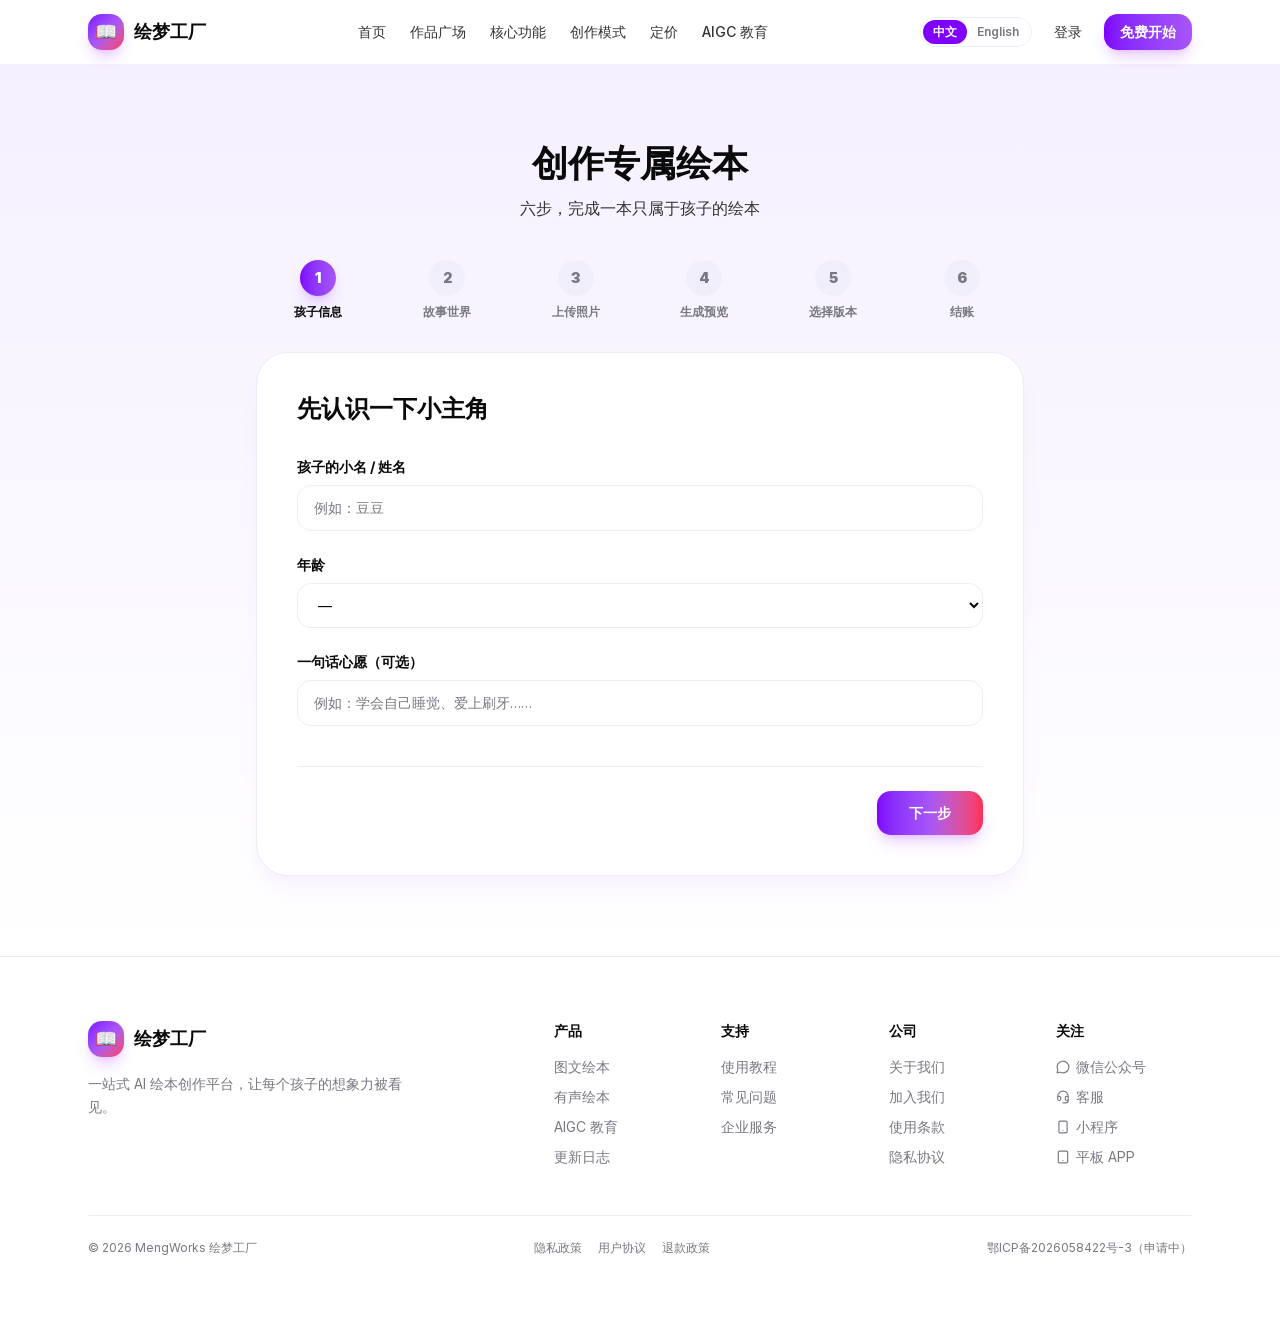
<file: create.html>
<!DOCTYPE html><html lang="zh-CN" class="inter_fe8b9d92-module__LINzvG__variable nunito_22336911-module__FLPYxG__variable h-full antialiased"><head><meta charSet="utf-8"/><meta name="viewport" content="width=device-width, initial-scale=1"/><link rel="preload" href="/_next/static/media/07454f8ad8aaac57-s.p.2kjei9psvcorz.woff2" as="font" crossorigin="" type="font/woff2"/><link rel="preload" href="/_next/static/media/83afe278b6a6bb3c-s.p.2bn3s6zvc0dyp.woff2" as="font" crossorigin="" type="font/woff2"/><link rel="stylesheet" href="/_next/static/chunks/28sgsz9_lgg1j.css" data-precedence="next"/><link rel="preload" as="script" fetchPriority="low" href="/_next/static/chunks/310vm2bl3xxpt.js"/><script src="/_next/static/chunks/19mx3mg6lkumu.js" async=""></script><script src="/_next/static/chunks/27t_qfc-3_lzs.js" async=""></script><script src="/_next/static/chunks/1eh83f1trsv72.js" async=""></script><script src="/_next/static/chunks/turbopack-0rlo85rq58acr.js" async=""></script><script src="/_next/static/chunks/2j0r0cjwcbzg8.js" async=""></script><script src="/_next/static/chunks/0fby0i2mmky_t.js" async=""></script><script src="/_next/static/chunks/1bvt5-mnhru3n.js" async=""></script><title>创作专属绘本 — 绘梦工厂 MengWorks</title><meta name="description" content="六步创作一本以孩子为主角的专属绘本：填写孩子信息、选择故事世界、上传照片、生成预览，再选择电子版或纸质版下单。"/><link rel="icon" href="/favicon.ico?favicon.2vob68tjqpejf.ico" sizes="256x256" type="image/x-icon"/><meta name="next-size-adjust" content=""/><script src="/_next/static/chunks/0cz1d0mv5g_q7.js" noModule=""></script></head><body class="flex min-h-full flex-col"><div hidden=""><!--$--><!--/$--></div><header class="fixed inset-x-0 top-0 z-[999] h-16 bg-white/85 backdrop-blur transition-shadow duration-300"><div class="mx-auto flex h-full max-w-6xl items-center justify-between gap-4 px-6"><a href="#hero" class="flex items-center gap-2.5"><span class="flex size-9 items-center justify-center rounded-xl bg-gradient-to-br from-brand-primary via-brand-primary-soft to-brand-accent text-lg shadow-lg shadow-purple-500/25">📖</span><span class="font-heading text-lg font-extrabold text-brand-ink">绘梦工厂</span></a><nav class="hidden items-center gap-6 lg:flex"><a href="#hero" class="text-sm font-medium text-brand-body transition-colors hover:text-brand-primary">首页</a><a href="#buyers-show" class="text-sm font-medium text-brand-body transition-colors hover:text-brand-primary">作品广场</a><a href="#features" class="text-sm font-medium text-brand-body transition-colors hover:text-brand-primary">核心功能</a><a href="#modes" class="text-sm font-medium text-brand-body transition-colors hover:text-brand-primary">创作模式</a><a href="#pricing" class="text-sm font-medium text-brand-body transition-colors hover:text-brand-primary">定价</a><a href="#education" class="text-sm font-medium text-brand-body transition-colors hover:text-brand-primary">AIGC 教育</a></nav><div class="flex items-center gap-2.5"><div class="flex items-center rounded-full border border-brand-border bg-white p-0.5 text-xs font-semibold"><span aria-current="true" class="rounded-full bg-brand-primary px-2.5 py-1 text-white">中文</span><a href="https://mengworks.com" target="_blank" rel="noopener noreferrer" class="rounded-full px-2.5 py-1 text-brand-muted transition-colors hover:text-brand-primary">English</a></div><button type="button" class="hidden rounded-xl px-3 py-2 text-sm font-medium text-brand-body transition-colors hover:text-brand-primary md:block">登录</button><a class="hidden rounded-xl bg-gradient-to-r from-brand-primary to-brand-primary-soft px-4 py-2 text-sm font-semibold text-white shadow-lg shadow-purple-500/25 transition-transform hover:-translate-y-0.5 md:block" href="/create">免费开始</a><button type="button" aria-label="Menu" aria-expanded="false" class="flex size-9 items-center justify-center rounded-xl text-brand-ink lg:hidden"><svg xmlns="http://www.w3.org/2000/svg" width="24" height="24" viewBox="0 0 24 24" fill="none" stroke="currentColor" stroke-width="2" stroke-linecap="round" stroke-linejoin="round" class="lucide lucide-menu size-5" aria-hidden="true"><path d="M4 5h16"></path><path d="M4 12h16"></path><path d="M4 19h16"></path></svg></button></div></div></header><main class="flex-1 pt-16"><!--$!--><template data-dgst="BAILOUT_TO_CLIENT_SIDE_RENDERING"></template><!--/$--></main><footer class="border-t border-brand-border bg-white"><div class="mx-auto max-w-6xl px-6 py-14 md:py-16"><div class="grid gap-10 md:grid-cols-[minmax(0,2fr)_minmax(0,3fr)]"><div><a href="#hero" class="flex w-fit items-center gap-2.5"><span class="flex size-9 items-center justify-center rounded-xl bg-gradient-to-br from-brand-primary via-brand-primary-soft to-brand-accent text-lg shadow-lg shadow-purple-500/25">📖</span><span class="font-heading text-lg font-extrabold text-brand-ink">绘梦工厂</span></a><p class="mt-4 max-w-xs text-sm leading-relaxed text-brand-muted">一站式 AI 绘本创作平台，让每个孩子的想象力被看见。</p></div><div class="grid grid-cols-2 gap-8 sm:grid-cols-4"><nav aria-label="产品"><h3 class="text-sm font-extrabold text-brand-ink">产品</h3><ul class="mt-4 space-y-2.5"><li><a href="#hero" class="flex items-center gap-1.5 text-sm text-brand-muted transition-colors hover:text-brand-primary">图文绘本</a></li><li><a href="#hero" class="flex items-center gap-1.5 text-sm text-brand-muted transition-colors hover:text-brand-primary">有声绘本</a></li><li><a href="#hero" class="flex items-center gap-1.5 text-sm text-brand-muted transition-colors hover:text-brand-primary">AIGC 教育</a></li><li><a href="#hero" class="flex items-center gap-1.5 text-sm text-brand-muted transition-colors hover:text-brand-primary">更新日志</a></li></ul></nav><nav aria-label="支持"><h3 class="text-sm font-extrabold text-brand-ink">支持</h3><ul class="mt-4 space-y-2.5"><li><a href="#hero" class="flex items-center gap-1.5 text-sm text-brand-muted transition-colors hover:text-brand-primary">使用教程</a></li><li><a href="#hero" class="flex items-center gap-1.5 text-sm text-brand-muted transition-colors hover:text-brand-primary">常见问题</a></li><li><a href="#hero" class="flex items-center gap-1.5 text-sm text-brand-muted transition-colors hover:text-brand-primary">企业服务</a></li></ul></nav><nav aria-label="公司"><h3 class="text-sm font-extrabold text-brand-ink">公司</h3><ul class="mt-4 space-y-2.5"><li><a href="#hero" class="flex items-center gap-1.5 text-sm text-brand-muted transition-colors hover:text-brand-primary">关于我们</a></li><li><a href="#hero" class="flex items-center gap-1.5 text-sm text-brand-muted transition-colors hover:text-brand-primary">加入我们</a></li><li><a href="#hero" class="flex items-center gap-1.5 text-sm text-brand-muted transition-colors hover:text-brand-primary">使用条款</a></li><li><a href="#hero" class="flex items-center gap-1.5 text-sm text-brand-muted transition-colors hover:text-brand-primary">隐私协议</a></li></ul></nav><nav aria-label="关注"><h3 class="text-sm font-extrabold text-brand-ink">关注</h3><ul class="mt-4 space-y-2.5"><li><a href="#hero" class="flex items-center gap-1.5 text-sm text-brand-muted transition-colors hover:text-brand-primary"><svg xmlns="http://www.w3.org/2000/svg" width="24" height="24" viewBox="0 0 24 24" fill="none" stroke="currentColor" stroke-width="2" stroke-linecap="round" stroke-linejoin="round" class="lucide lucide-message-circle size-3.5" aria-hidden="true"><path d="M2.992 16.342a2 2 0 0 1 .094 1.167l-1.065 3.29a1 1 0 0 0 1.236 1.168l3.413-.998a2 2 0 0 1 1.099.092 10 10 0 1 0-4.777-4.719"></path></svg>微信公众号</a></li><li><a href="#hero" class="flex items-center gap-1.5 text-sm text-brand-muted transition-colors hover:text-brand-primary"><svg xmlns="http://www.w3.org/2000/svg" width="24" height="24" viewBox="0 0 24 24" fill="none" stroke="currentColor" stroke-width="2" stroke-linecap="round" stroke-linejoin="round" class="lucide lucide-headset size-3.5" aria-hidden="true"><path d="M3 11h3a2 2 0 0 1 2 2v3a2 2 0 0 1-2 2H5a2 2 0 0 1-2-2v-5Zm0 0a9 9 0 1 1 18 0m0 0v5a2 2 0 0 1-2 2h-1a2 2 0 0 1-2-2v-3a2 2 0 0 1 2-2h3Z"></path><path d="M21 16v2a4 4 0 0 1-4 4h-5"></path></svg>客服</a></li><li><a href="#hero" class="flex items-center gap-1.5 text-sm text-brand-muted transition-colors hover:text-brand-primary"><svg xmlns="http://www.w3.org/2000/svg" width="24" height="24" viewBox="0 0 24 24" fill="none" stroke="currentColor" stroke-width="2" stroke-linecap="round" stroke-linejoin="round" class="lucide lucide-smartphone size-3.5" aria-hidden="true"><rect width="14" height="20" x="5" y="2" rx="2" ry="2"></rect><path d="M12 18h.01"></path></svg>小程序</a></li><li><a href="#hero" class="flex items-center gap-1.5 text-sm text-brand-muted transition-colors hover:text-brand-primary"><svg xmlns="http://www.w3.org/2000/svg" width="24" height="24" viewBox="0 0 24 24" fill="none" stroke="currentColor" stroke-width="2" stroke-linecap="round" stroke-linejoin="round" class="lucide lucide-tablet size-3.5" aria-hidden="true"><rect width="16" height="20" x="4" y="2" rx="2" ry="2"></rect><line x1="12" x2="12.01" y1="18" y2="18"></line></svg>平板 APP</a></li></ul></nav></div></div><div class="mt-12 flex flex-col items-center justify-between gap-3 border-t border-brand-border pt-6 text-xs text-brand-muted sm:flex-row"><p>© 2026 MengWorks 绘梦工厂</p><nav aria-label="Legal" class="flex items-center gap-4"><a class="transition-colors hover:text-brand-primary" href="/privacy">隐私政策</a><a class="transition-colors hover:text-brand-primary" href="/terms">用户协议</a><a class="transition-colors hover:text-brand-primary" href="/refund">退款政策</a></nav><p>鄂ICP备2026058422号-3（申请中）</p></div></div></footer><!--$--><!--/$--><script src="/_next/static/chunks/310vm2bl3xxpt.js" id="_R_" async=""></script><script>(self.__next_f=self.__next_f||[]).push([0])</script><script>self.__next_f.push([1,"1:\"$Sreact.fragment\"\n2:I[5466,[\"/_next/static/chunks/2j0r0cjwcbzg8.js\"],\"LanguageProvider\"]\n3:I[39756,[\"/_next/static/chunks/2j0r0cjwcbzg8.js\"],\"default\"]\n4:I[37457,[\"/_next/static/chunks/2j0r0cjwcbzg8.js\"],\"default\"]\n5:I[5948,[\"/_next/static/chunks/2j0r0cjwcbzg8.js\",\"/_next/static/chunks/0fby0i2mmky_t.js\",\"/_next/static/chunks/1bvt5-mnhru3n.js\"],\"default\"]\n6:\"$Sreact.suspense\"\n7:I[49676,[\"/_next/static/chunks/2j0r0cjwcbzg8.js\",\"/_next/static/chunks/0fby0i2mmky_t.js\",\"/_next/static/chunks/1bvt5-mnhru3n.js\"],\"default\"]\n8:I[98851,[\"/_next/static/chunks/2j0r0cjwcbzg8.js\",\"/_next/static/chunks/0fby0i2mmky_t.js\",\"/_next/static/chunks/1bvt5-mnhru3n.js\"],\"default\"]\n9:I[97367,[\"/_next/static/chunks/2j0r0cjwcbzg8.js\"],\"OutletBoundary\"]\nc:I[97367,[\"/_next/static/chunks/2j0r0cjwcbzg8.js\"],\"ViewportBoundary\"]\ne:I[97367,[\"/_next/static/chunks/2j0r0cjwcbzg8.js\"],\"MetadataBoundary\"]\n10:I[68027,[\"/_next/static/chunks/2j0r0cjwcbzg8.js\"],\"default\",1]\n:HL[\"/_next/static/chunks/28sgsz9_lgg1j.css\",\"style\"]\n:HL[\"/_next/static/media/07454f8ad8aaac57-s.p.2kjei9psvcorz.woff2\",\"font\",{\"crossOrigin\":\"\",\"type\":\"font/woff2\"}]\n:HL[\"/_next/static/media/83afe278b6a6bb3c-s.p.2bn3s6zvc0dyp.woff2\",\"font\",{\"crossOrigin\":\"\",\"type\":\"font/woff2\"}]\nb:X\n0:{\"P\":null,\"c\":[\"\",\"create\"],\"q\":\"\",\"i\":false,\"f\":[[[\"\",{\"children\":[\"create\",{\"children\":[\"__PAGE__\",{},\"$undefined\",\"$undefined\",4608]},\"$undefined\",\"$undefined\",4608]},\"$undefined\",\"$undefined\",4624],[[\"$\",\"$1\",\"c\",{\"children\":[[[\"$\",\"link\",\"0\",{\"rel\":\"stylesheet\",\"href\":\"/_next/static/chunks/28sgsz9_lgg1j.css\",\"precedence\":\"next\",\"crossOrigin\":\"$undefined\",\"nonce\":\"$undefined\"}],[\"$\",\"script\",\"script-0\",{\"src\":\"/_next/static/chunks/2j0r0cjwcbzg8.js\",\"async\":true,\"nonce\":\"$undefined\"}]],[\"$\",\"html\",null,{\"lang\":\"zh-CN\",\"className\":\"inter_fe8b9d92-module__LINzvG__variable nunito_22336911-module__FLPYxG__variable h-full antialiased\",\"children\":[\"$\",\"body\",null,{\"className\":\"flex min-h-full flex-col\",\"children\":[\"$\",\"$L2\",null,{\"children\":[\"$\",\"$L3\",null,{\"parallelRouterKey\":\"children\",\"error\":\"$undefined\",\"errorStyles\":\"$undefined\",\"errorScripts\":\"$undefined\",\"template\":[\"$\",\"$L4\",null,{}],\"templateStyles\":\"$undefined\",\"templateScripts\":\"$undefined\",\"notFound\":[[[\"$\",\"title\",null,{\"children\":\"404: This page could not be found.\"}],[\"$\",\"div\",null,{\"style\":{\"fontFamily\":\"system-ui,\\\"Segoe UI\\\",Roboto,Helvetica,Arial,sans-serif,\\\"Apple Color Emoji\\\",\\\"Segoe UI Emoji\\\"\",\"height\":\"100vh\",\"textAlign\":\"center\",\"display\":\"flex\",\"flexDirection\":\"column\",\"alignItems\":\"center\",\"justifyContent\":\"center\"},\"children\":[\"$\",\"div\",null,{\"children\":[[\"$\",\"style\",null,{\"dangerouslySetInnerHTML\":{\"__html\":\"body{color:#000;background:#fff;margin:0}.next-error-h1{border-right:1px solid rgba(0,0,0,.3)}@media (prefers-color-scheme:dark){body{color:#fff;background:#000}.next-error-h1{border-right:1px solid rgba(255,255,255,.3)}}\"}}],[\"$\",\"h1\",null,{\"className\":\"next-error-h1\",\"style\":{\"display\":\"inline-block\",\"margin\":\"0 20px 0 0\",\"padding\":\"0 23px 0 0\",\"fontSize\":24,\"fontWeight\":500,\"verticalAlign\":\"top\",\"lineHeight\":\"49px\"},\"children\":404}],[\"$\",\"div\",null,{\"style\":{\"display\":\"inline-block\"},\"children\":[\"$\",\"h2\",null,{\"style\":{\"fontSize\":14,\"fontWeight\":400,\"lineHeight\":\"49px\",\"margin\":0},\"children\":\"This page could not be found.\"}]}]]}]}]],[]],\"forbidden\":\"$undefined\",\"unauthorized\":\"$undefined\"}]}]}]}]]}],{\"children\":[[\"$\",\"$1\",\"c\",{\"children\":[null,[\"$\",\"$L3\",null,{\"parallelRouterKey\":\"children\",\"error\":\"$undefined\",\"errorStyles\":\"$undefined\",\"errorScripts\":\"$undefined\",\"template\":[\"$\",\"$L4\",null,{}],\"templateStyles\":\"$undefined\",\"templateScripts\":\"$undefined\",\"notFound\":\"$undefined\",\"forbidden\":\"$undefined\",\"unauthorized\":\"$undefined\"}]]}],{\"children\":[[\"$\",\"$1\",\"c\",{\"children\":[[[\"$\",\"$L5\",null,{}],[\"$\",\"main\",null,{\"className\":\"flex-1 pt-16\",\"children\":[\"$\",\"$6\",null,{\"fallback\":null,\"children\":[\"$\",\"$L7\",null,{}]}]}],[\"$\",\"$L8\",null,{}]],[[\"$\",\"script\",\"script-0\",{\"src\":\"/_next/static/chunks/0fby0i2mmky_t.js\",\"async\":true,\"nonce\":\"$undefined\"}],[\"$\",\"script\",\"script-1\",{\"src\":\"/_next/static/chunks/1bvt5-mnhru3n.js\",\"async\":true,\"nonce\":\"$undefined\"}]],[\"$\",\"$L9\",null,{\"children\":[\"$\",\"$6\",null,{\"name\":\"Next.MetadataOutlet\",\"children\":\"$@a\"}]}]]}],{},null,false,null]},null,false,\"$b\"]},null,false,null],[\"$\",\"$1\",\"h\",{\"children\":[null,[\"$\",\"$Lc\",null,{\"children\":\"$Ld\"}],[\"$\",\"div\",null,{\"hidden\":true,\"children\":[\"$\",\"$Le\",null,{\"children\":[\"$\",\"$6\",null,{\"name\":\"Next.Metadata\",\"children\":\"$Lf\"}]}]}],[\"$\",\"meta\",null,{\"name\":\"next-size-adjust\",\"content\":\"\"}]]}],false]],\"m\":\"$undefined\",\"G\":[\"$10\",[[\"$\",\"link\",\"0\",{\"rel\":\"stylesheet\",\"href\":\"/_next/static/chunks/28sgsz9_lgg1j.css\",\"precedence\":\"next\",\"crossOrigin\":\"$undefined\",\"nonce\":\"$undefined\"}]]],\"S\":true,\"h\":null,\"r\":\"$undefined\",\"s\":\"$undefined\",\"a\":\"$undefined\",\"l\":\"$undefined\",\"p\":\"$undefined\",\"d\":\"$undefined\",\"b\":\"ruCPji8B12-dqtIz3Mh7G\"}\nb:C\nd:[[\"$\",\"meta\",\"0\",{\"charSet\":\"utf-8\"}],[\"$\",\"meta\",\"1\",{\"name\":\"viewport\",\"content\":\"width=device-width, initial-scale=1\"}]]\n11:I[27201,[\"/_next/static/chunks/2j0r0cjwcbzg8.js\"],\"IconMark\"]\na:null\nf:[[\"$\",\"title\",\"0\",{\"children\":\"创作专属绘本 — 绘梦工厂 MengWorks\"}],[\"$\",\"meta\",\"1\",{\"name\":\"description\",\"content\":\"六步创作一本以孩子为主角的专属绘本：填写孩子信息、选择故事世界、上传照片、生成预览，再选择电子版或纸质版下单。\"}],[\"$\",\"link\",\"2\",{\"rel\":\"icon\",\"href\":\"/favicon.ico?favicon.2vob68tjqpejf.ico\",\"sizes\":\"256x256\",\"type\":\"image/x-icon\"}],[\"$\",\"$L11\",\"3\",{}]]\n"])</script></body></html>
</file>
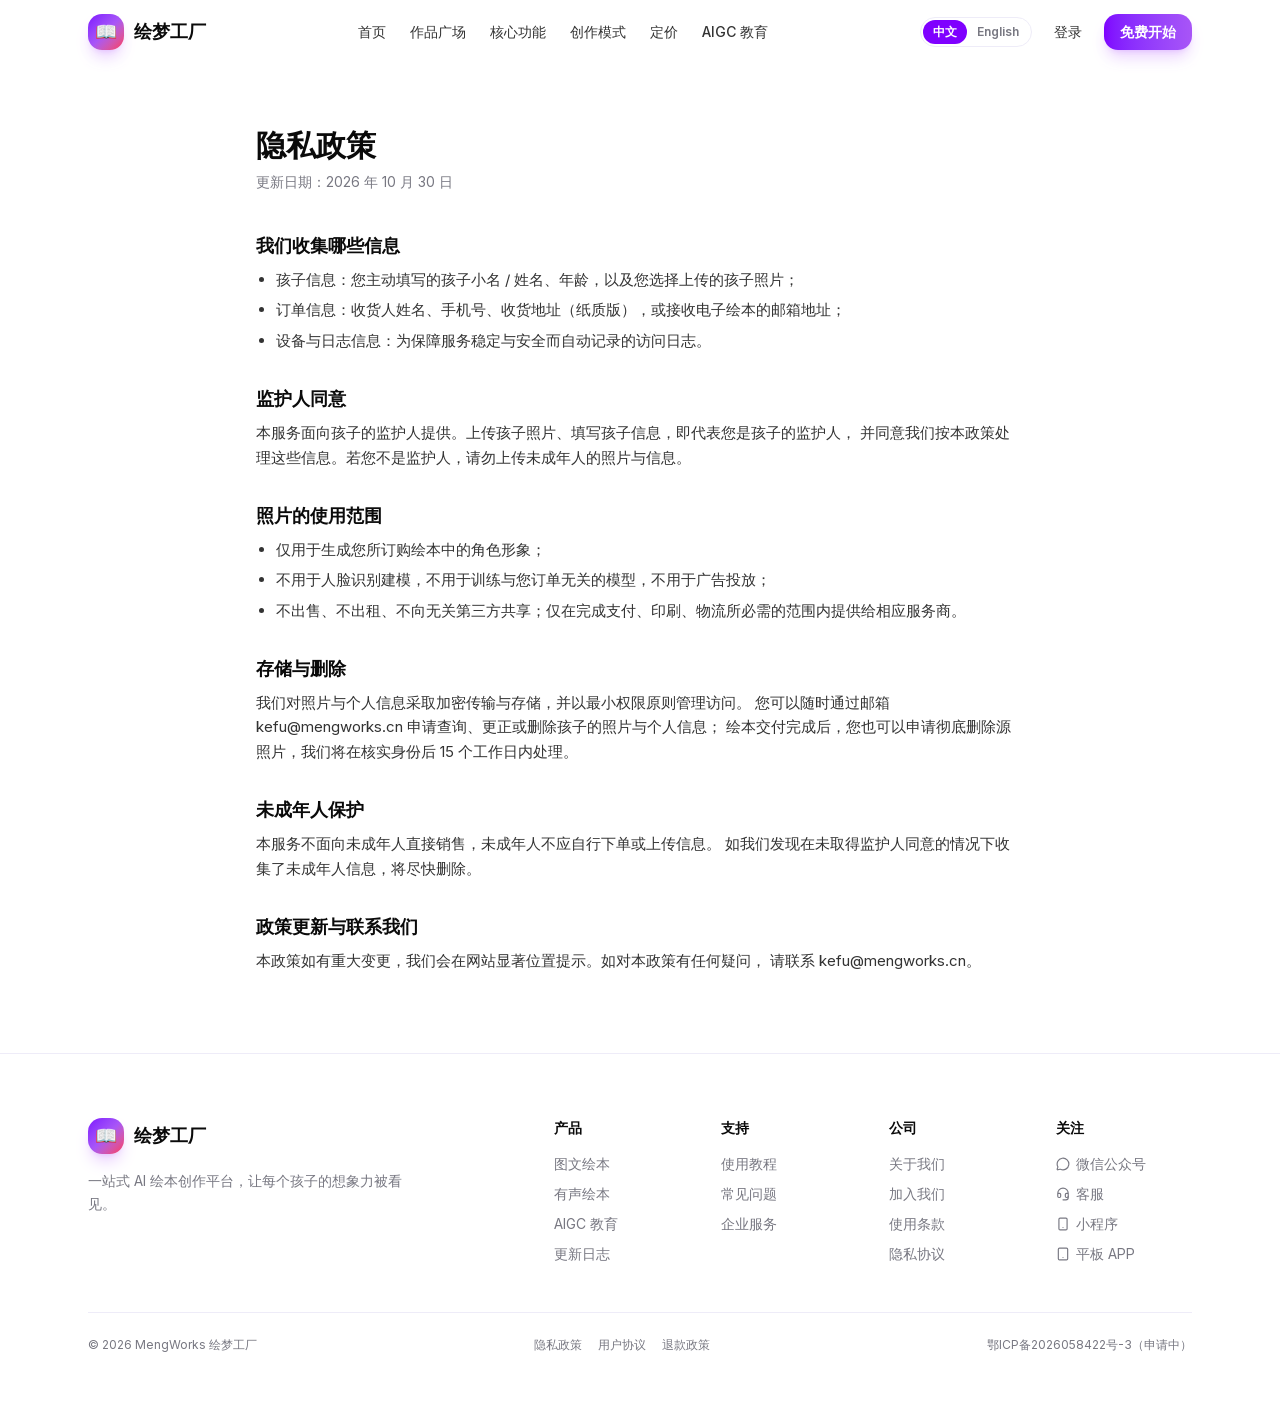
<file: privacy.html>
<!DOCTYPE html><html lang="zh-CN" class="inter_fe8b9d92-module__LINzvG__variable nunito_22336911-module__FLPYxG__variable h-full antialiased"><head><meta charSet="utf-8"/><meta name="viewport" content="width=device-width, initial-scale=1"/><link rel="preload" href="/_next/static/media/07454f8ad8aaac57-s.p.2kjei9psvcorz.woff2" as="font" crossorigin="" type="font/woff2"/><link rel="preload" href="/_next/static/media/83afe278b6a6bb3c-s.p.2bn3s6zvc0dyp.woff2" as="font" crossorigin="" type="font/woff2"/><link rel="stylesheet" href="/_next/static/chunks/28sgsz9_lgg1j.css" data-precedence="next"/><link rel="preload" as="script" fetchPriority="low" href="/_next/static/chunks/310vm2bl3xxpt.js"/><script src="/_next/static/chunks/19mx3mg6lkumu.js" async=""></script><script src="/_next/static/chunks/27t_qfc-3_lzs.js" async=""></script><script src="/_next/static/chunks/1eh83f1trsv72.js" async=""></script><script src="/_next/static/chunks/turbopack-0rlo85rq58acr.js" async=""></script><script src="/_next/static/chunks/2j0r0cjwcbzg8.js" async=""></script><script src="/_next/static/chunks/1bvt5-mnhru3n.js" async=""></script><title>隐私政策 — 绘梦工厂 MengWorks</title><meta name="description" content="绘梦工厂如何收集、使用与保护孩子照片、姓名、年龄等个人信息：仅用于绘本生成，监护人同意，可申请删除。"/><link rel="icon" href="/favicon.ico?favicon.2vob68tjqpejf.ico" sizes="256x256" type="image/x-icon"/><meta name="next-size-adjust" content=""/><script src="/_next/static/chunks/0cz1d0mv5g_q7.js" noModule=""></script></head><body class="flex min-h-full flex-col"><div hidden=""><!--$--><!--/$--></div><header class="fixed inset-x-0 top-0 z-[999] h-16 bg-white/85 backdrop-blur transition-shadow duration-300"><div class="mx-auto flex h-full max-w-6xl items-center justify-between gap-4 px-6"><a href="#hero" class="flex items-center gap-2.5"><span class="flex size-9 items-center justify-center rounded-xl bg-gradient-to-br from-brand-primary via-brand-primary-soft to-brand-accent text-lg shadow-lg shadow-purple-500/25">📖</span><span class="font-heading text-lg font-extrabold text-brand-ink">绘梦工厂</span></a><nav class="hidden items-center gap-6 lg:flex"><a href="#hero" class="text-sm font-medium text-brand-body transition-colors hover:text-brand-primary">首页</a><a href="#buyers-show" class="text-sm font-medium text-brand-body transition-colors hover:text-brand-primary">作品广场</a><a href="#features" class="text-sm font-medium text-brand-body transition-colors hover:text-brand-primary">核心功能</a><a href="#modes" class="text-sm font-medium text-brand-body transition-colors hover:text-brand-primary">创作模式</a><a href="#pricing" class="text-sm font-medium text-brand-body transition-colors hover:text-brand-primary">定价</a><a href="#education" class="text-sm font-medium text-brand-body transition-colors hover:text-brand-primary">AIGC 教育</a></nav><div class="flex items-center gap-2.5"><div class="flex items-center rounded-full border border-brand-border bg-white p-0.5 text-xs font-semibold"><span aria-current="true" class="rounded-full bg-brand-primary px-2.5 py-1 text-white">中文</span><a href="https://mengworks.com" target="_blank" rel="noopener noreferrer" class="rounded-full px-2.5 py-1 text-brand-muted transition-colors hover:text-brand-primary">English</a></div><button type="button" class="hidden rounded-xl px-3 py-2 text-sm font-medium text-brand-body transition-colors hover:text-brand-primary md:block">登录</button><a class="hidden rounded-xl bg-gradient-to-r from-brand-primary to-brand-primary-soft px-4 py-2 text-sm font-semibold text-white shadow-lg shadow-purple-500/25 transition-transform hover:-translate-y-0.5 md:block" href="/create">免费开始</a><button type="button" aria-label="Menu" aria-expanded="false" class="flex size-9 items-center justify-center rounded-xl text-brand-ink lg:hidden"><svg xmlns="http://www.w3.org/2000/svg" width="24" height="24" viewBox="0 0 24 24" fill="none" stroke="currentColor" stroke-width="2" stroke-linecap="round" stroke-linejoin="round" class="lucide lucide-menu size-5" aria-hidden="true"><path d="M4 5h16"></path><path d="M4 12h16"></path><path d="M4 19h16"></path></svg></button></div></div></header><main class="flex-1 px-6 pb-20 pt-28 md:pt-32"><article class="mx-auto max-w-3xl"><h1 class="font-heading text-3xl font-black text-brand-ink">隐私政策</h1><p class="mt-2 text-sm text-brand-muted">更新日期：2026 年 10 月 30 日</p><div class="mt-10 space-y-8 text-[15px] text-brand-body"><section><h2 class="font-heading text-lg font-extrabold text-brand-ink">我们收集哪些信息</h2><ul class="mt-2 list-disc space-y-1.5 pl-5 leading-relaxed"><li>孩子信息：您主动填写的孩子小名 / 姓名、年龄，以及您选择上传的孩子照片；</li><li>订单信息：收货人姓名、手机号、收货地址（纸质版），或接收电子绘本的邮箱地址；</li><li>设备与日志信息：为保障服务稳定与安全而自动记录的访问日志。</li></ul></section><section><h2 class="font-heading text-lg font-extrabold text-brand-ink">监护人同意</h2><p class="mt-2 leading-relaxed">本服务面向孩子的监护人提供。上传孩子照片、填写孩子信息，即代表您是孩子的监护人， 并同意我们按本政策处理这些信息。若您不是监护人，请勿上传未成年人的照片与信息。</p></section><section><h2 class="font-heading text-lg font-extrabold text-brand-ink">照片的使用范围</h2><ul class="mt-2 list-disc space-y-1.5 pl-5 leading-relaxed"><li>仅用于生成您所订购绘本中的角色形象；</li><li>不用于人脸识别建模，不用于训练与您订单无关的模型，不用于广告投放；</li><li>不出售、不出租、不向无关第三方共享；仅在完成支付、印刷、物流所必需的范围内提供给相应服务商。</li></ul></section><section><h2 class="font-heading text-lg font-extrabold text-brand-ink">存储与删除</h2><p class="mt-2 leading-relaxed">我们对照片与个人信息采取加密传输与存储，并以最小权限原则管理访问。 您可以随时通过邮箱 kefu@mengworks.cn 申请查询、更正或删除孩子的照片与个人信息； 绘本交付完成后，您也可以申请彻底删除源照片，我们将在核实身份后 15 个工作日内处理。</p></section><section><h2 class="font-heading text-lg font-extrabold text-brand-ink">未成年人保护</h2><p class="mt-2 leading-relaxed">本服务不面向未成年人直接销售，未成年人不应自行下单或上传信息。 如我们发现在未取得监护人同意的情况下收集了未成年人信息，将尽快删除。</p></section><section><h2 class="font-heading text-lg font-extrabold text-brand-ink">政策更新与联系我们</h2><p class="mt-2 leading-relaxed">本政策如有重大变更，我们会在网站显著位置提示。如对本政策有任何疑问， 请联系 kefu@mengworks.cn。</p></section></div></article></main><footer class="border-t border-brand-border bg-white"><div class="mx-auto max-w-6xl px-6 py-14 md:py-16"><div class="grid gap-10 md:grid-cols-[minmax(0,2fr)_minmax(0,3fr)]"><div><a href="#hero" class="flex w-fit items-center gap-2.5"><span class="flex size-9 items-center justify-center rounded-xl bg-gradient-to-br from-brand-primary via-brand-primary-soft to-brand-accent text-lg shadow-lg shadow-purple-500/25">📖</span><span class="font-heading text-lg font-extrabold text-brand-ink">绘梦工厂</span></a><p class="mt-4 max-w-xs text-sm leading-relaxed text-brand-muted">一站式 AI 绘本创作平台，让每个孩子的想象力被看见。</p></div><div class="grid grid-cols-2 gap-8 sm:grid-cols-4"><nav aria-label="产品"><h3 class="text-sm font-extrabold text-brand-ink">产品</h3><ul class="mt-4 space-y-2.5"><li><a href="#hero" class="flex items-center gap-1.5 text-sm text-brand-muted transition-colors hover:text-brand-primary">图文绘本</a></li><li><a href="#hero" class="flex items-center gap-1.5 text-sm text-brand-muted transition-colors hover:text-brand-primary">有声绘本</a></li><li><a href="#hero" class="flex items-center gap-1.5 text-sm text-brand-muted transition-colors hover:text-brand-primary">AIGC 教育</a></li><li><a href="#hero" class="flex items-center gap-1.5 text-sm text-brand-muted transition-colors hover:text-brand-primary">更新日志</a></li></ul></nav><nav aria-label="支持"><h3 class="text-sm font-extrabold text-brand-ink">支持</h3><ul class="mt-4 space-y-2.5"><li><a href="#hero" class="flex items-center gap-1.5 text-sm text-brand-muted transition-colors hover:text-brand-primary">使用教程</a></li><li><a href="#hero" class="flex items-center gap-1.5 text-sm text-brand-muted transition-colors hover:text-brand-primary">常见问题</a></li><li><a href="#hero" class="flex items-center gap-1.5 text-sm text-brand-muted transition-colors hover:text-brand-primary">企业服务</a></li></ul></nav><nav aria-label="公司"><h3 class="text-sm font-extrabold text-brand-ink">公司</h3><ul class="mt-4 space-y-2.5"><li><a href="#hero" class="flex items-center gap-1.5 text-sm text-brand-muted transition-colors hover:text-brand-primary">关于我们</a></li><li><a href="#hero" class="flex items-center gap-1.5 text-sm text-brand-muted transition-colors hover:text-brand-primary">加入我们</a></li><li><a href="#hero" class="flex items-center gap-1.5 text-sm text-brand-muted transition-colors hover:text-brand-primary">使用条款</a></li><li><a href="#hero" class="flex items-center gap-1.5 text-sm text-brand-muted transition-colors hover:text-brand-primary">隐私协议</a></li></ul></nav><nav aria-label="关注"><h3 class="text-sm font-extrabold text-brand-ink">关注</h3><ul class="mt-4 space-y-2.5"><li><a href="#hero" class="flex items-center gap-1.5 text-sm text-brand-muted transition-colors hover:text-brand-primary"><svg xmlns="http://www.w3.org/2000/svg" width="24" height="24" viewBox="0 0 24 24" fill="none" stroke="currentColor" stroke-width="2" stroke-linecap="round" stroke-linejoin="round" class="lucide lucide-message-circle size-3.5" aria-hidden="true"><path d="M2.992 16.342a2 2 0 0 1 .094 1.167l-1.065 3.29a1 1 0 0 0 1.236 1.168l3.413-.998a2 2 0 0 1 1.099.092 10 10 0 1 0-4.777-4.719"></path></svg>微信公众号</a></li><li><a href="#hero" class="flex items-center gap-1.5 text-sm text-brand-muted transition-colors hover:text-brand-primary"><svg xmlns="http://www.w3.org/2000/svg" width="24" height="24" viewBox="0 0 24 24" fill="none" stroke="currentColor" stroke-width="2" stroke-linecap="round" stroke-linejoin="round" class="lucide lucide-headset size-3.5" aria-hidden="true"><path d="M3 11h3a2 2 0 0 1 2 2v3a2 2 0 0 1-2 2H5a2 2 0 0 1-2-2v-5Zm0 0a9 9 0 1 1 18 0m0 0v5a2 2 0 0 1-2 2h-1a2 2 0 0 1-2-2v-3a2 2 0 0 1 2-2h3Z"></path><path d="M21 16v2a4 4 0 0 1-4 4h-5"></path></svg>客服</a></li><li><a href="#hero" class="flex items-center gap-1.5 text-sm text-brand-muted transition-colors hover:text-brand-primary"><svg xmlns="http://www.w3.org/2000/svg" width="24" height="24" viewBox="0 0 24 24" fill="none" stroke="currentColor" stroke-width="2" stroke-linecap="round" stroke-linejoin="round" class="lucide lucide-smartphone size-3.5" aria-hidden="true"><rect width="14" height="20" x="5" y="2" rx="2" ry="2"></rect><path d="M12 18h.01"></path></svg>小程序</a></li><li><a href="#hero" class="flex items-center gap-1.5 text-sm text-brand-muted transition-colors hover:text-brand-primary"><svg xmlns="http://www.w3.org/2000/svg" width="24" height="24" viewBox="0 0 24 24" fill="none" stroke="currentColor" stroke-width="2" stroke-linecap="round" stroke-linejoin="round" class="lucide lucide-tablet size-3.5" aria-hidden="true"><rect width="16" height="20" x="4" y="2" rx="2" ry="2"></rect><line x1="12" x2="12.01" y1="18" y2="18"></line></svg>平板 APP</a></li></ul></nav></div></div><div class="mt-12 flex flex-col items-center justify-between gap-3 border-t border-brand-border pt-6 text-xs text-brand-muted sm:flex-row"><p>© 2026 MengWorks 绘梦工厂</p><nav aria-label="Legal" class="flex items-center gap-4"><a class="transition-colors hover:text-brand-primary" href="/privacy">隐私政策</a><a class="transition-colors hover:text-brand-primary" href="/terms">用户协议</a><a class="transition-colors hover:text-brand-primary" href="/refund">退款政策</a></nav><p>鄂ICP备2026058422号-3（申请中）</p></div></div></footer><!--$--><!--/$--><script src="/_next/static/chunks/310vm2bl3xxpt.js" id="_R_" async=""></script><script>(self.__next_f=self.__next_f||[]).push([0])</script><script>self.__next_f.push([1,"1:\"$Sreact.fragment\"\n2:I[5466,[\"/_next/static/chunks/2j0r0cjwcbzg8.js\"],\"LanguageProvider\"]\n3:I[39756,[\"/_next/static/chunks/2j0r0cjwcbzg8.js\"],\"default\"]\n4:I[37457,[\"/_next/static/chunks/2j0r0cjwcbzg8.js\"],\"default\"]\n5:I[5948,[\"/_next/static/chunks/2j0r0cjwcbzg8.js\",\"/_next/static/chunks/1bvt5-mnhru3n.js\"],\"default\"]\nd:I[68027,[\"/_next/static/chunks/2j0r0cjwcbzg8.js\"],\"default\",1]\n:HL[\"/_next/static/chunks/28sgsz9_lgg1j.css\",\"style\"]\n:HL[\"/_next/static/media/07454f8ad8aaac57-s.p.2kjei9psvcorz.woff2\",\"font\",{\"crossOrigin\":\"\",\"type\":\"font/woff2\"}]\n:HL[\"/_next/static/media/83afe278b6a6bb3c-s.p.2bn3s6zvc0dyp.woff2\",\"font\",{\"crossOrigin\":\"\",\"type\":\"font/woff2\"}]\nb:X\n0:{\"P\":null,\"c\":[\"\",\"privacy\"],\"q\":\"\",\"i\":false,\"f\":[[[\"\",{\"children\":[\"privacy\",{\"children\":[\"__PAGE__\",{},\"$undefined\",\"$undefined\",4608]},\"$undefined\",\"$undefined\",4608]},\"$undefined\",\"$undefined\",4624],[[\"$\",\"$1\",\"c\",{\"children\":[[[\"$\",\"link\",\"0\",{\"rel\":\"stylesheet\",\"href\":\"/_next/static/chunks/28sgsz9_lgg1j.css\",\"precedence\":\"next\",\"crossOrigin\":\"$undefined\",\"nonce\":\"$undefined\"}],[\"$\",\"script\",\"script-0\",{\"src\":\"/_next/static/chunks/2j0r0cjwcbzg8.js\",\"async\":true,\"nonce\":\"$undefined\"}]],[\"$\",\"html\",null,{\"lang\":\"zh-CN\",\"className\":\"inter_fe8b9d92-module__LINzvG__variable nunito_22336911-module__FLPYxG__variable h-full antialiased\",\"children\":[\"$\",\"body\",null,{\"className\":\"flex min-h-full flex-col\",\"children\":[\"$\",\"$L2\",null,{\"children\":[\"$\",\"$L3\",null,{\"parallelRouterKey\":\"children\",\"error\":\"$undefined\",\"errorStyles\":\"$undefined\",\"errorScripts\":\"$undefined\",\"template\":[\"$\",\"$L4\",null,{}],\"templateStyles\":\"$undefined\",\"templateScripts\":\"$undefined\",\"notFound\":[[[\"$\",\"title\",null,{\"children\":\"404: This page could not be found.\"}],[\"$\",\"div\",null,{\"style\":{\"fontFamily\":\"system-ui,\\\"Segoe UI\\\",Roboto,Helvetica,Arial,sans-serif,\\\"Apple Color Emoji\\\",\\\"Segoe UI Emoji\\\"\",\"height\":\"100vh\",\"textAlign\":\"center\",\"display\":\"flex\",\"flexDirection\":\"column\",\"alignItems\":\"center\",\"justifyContent\":\"center\"},\"children\":[\"$\",\"div\",null,{\"children\":[[\"$\",\"style\",null,{\"dangerouslySetInnerHTML\":{\"__html\":\"body{color:#000;background:#fff;margin:0}.next-error-h1{border-right:1px solid rgba(0,0,0,.3)}@media (prefers-color-scheme:dark){body{color:#fff;background:#000}.next-error-h1{border-right:1px solid rgba(255,255,255,.3)}}\"}}],[\"$\",\"h1\",null,{\"className\":\"next-error-h1\",\"style\":{\"display\":\"inline-block\",\"margin\":\"0 20px 0 0\",\"padding\":\"0 23px 0 0\",\"fontSize\":24,\"fontWeight\":500,\"verticalAlign\":\"top\",\"lineHeight\":\"49px\"},\"children\":404}],[\"$\",\"div\",null,{\"style\":{\"display\":\"inline-block\"},\"children\":[\"$\",\"h2\",null,{\"style\":{\"fontSize\":14,\"fontWeight\":400,\"lineHeight\":\"49px\",\"margin\":0},\"children\":\"This page could not be found.\"}]}]]}]}]],[]],\"forbidden\":\"$undefined\",\"unauthorized\":\"$undefined\"}]}]}]}]]}],{\"children\":[[\"$\",\"$1\",\"c\",{\"children\":[null,[\"$\",\"$L3\",null,{\"parallelRouterKey\":\"children\",\"error\":\"$undefined\",\"errorStyles\":\"$undefined\",\"errorScripts\":\"$undefined\",\"template\":[\"$\",\"$L4\",null,{}],\"templateStyles\":\"$undefined\",\"templateScripts\":\"$undefined\",\"notFound\":\"$undefined\",\"forbidden\":\"$undefined\",\"unauthorized\":\"$undefined\"}]]}],{\"children\":[[\"$\",\"$1\",\"c\",{\"children\":[[[\"$\",\"$L5\",null,{}],[\"$\",\"main\",null,{\"className\":\"flex-1 px-6 pb-20 pt-28 md:pt-32\",\"children\":[\"$\",\"article\",null,{\"className\":\"mx-auto max-w-3xl\",\"children\":[[\"$\",\"h1\",null,{\"className\":\"font-heading text-3xl font-black text-brand-ink\",\"children\":\"隐私政策\"}],[\"$\",\"p\",null,{\"className\":\"mt-2 text-sm text-brand-muted\",\"children\":\"更新日期：2026 年 10 月 30 日\"}],[\"$\",\"div\",null,{\"className\":\"mt-10 space-y-8 text-[15px] text-brand-body\",\"children\":[[\"$\",\"section\",null,{\"children\":[[\"$\",\"h2\",null,{\"className\":\"font-heading text-lg font-extrabold text-brand-ink\",\"children\":\"我们收集哪些信息\"}],[\"$\",\"ul\",null,{\"className\":\"mt-2 list-disc space-y-1.5 pl-5 leading-relaxed\",\"children\":[[\"$\",\"li\",\"孩子信息：您主动填写的孩子小名 / 姓名、年龄，以及您选择上传的孩子照片；\",{\"children\":\"孩子信息：您主动填写的孩子小名 / 姓名、年龄，以及您选择上传的孩子照片；\"}],[\"$\",\"li\",\"订单信息：收货人姓名、手机号、收货地址（纸质版），或接收电子绘本的邮箱地址；\",{\"children\":\"订单信息：收货人姓名、手机号、收货地址（纸质版），或接收电子绘本的邮箱地址；\"}],[\"$\",\"li\",\"设备与日志信息：为保障服务稳定与安全而自动记录的访问日志。\",{\"children\":\"设备与日志信息：为保障服务稳定与安全而自动记录的访问日志。\"}]]}]]}],[\"$\",\"section\",null,{\"children\":[[\"$\",\"h2\",null,{\"className\":\"font-heading text-lg font-extrabold text-brand-ink\",\"children\":\"监护人同意\"}],[\"$\",\"p\",null,{\"className\":\"mt-2 leading-relaxed\",\"children\":\"本服务面向孩子的监护人提供。上传孩子照片、填写孩子信息，即代表您是孩子的监护人， 并同意我们按本政策处理这些信息。若您不是监护人，请勿上传未成年人的照片与信息。\"}]]}],[\"$\",\"section\",null,{\"children\":[[\"$\",\"h2\",null,{\"className\":\"font-heading text-lg font-extrabold text-brand-ink\",\"children\":\"照片的使用范围\"}],[\"$\",\"ul\",null,{\"className\":\"mt-2 list-disc space-y-1.5 pl-5 leading-relaxed\",\"children\":[[\"$\",\"li\",\"仅用于生成您所订购绘本中的角色形象；\",{\"children\":\"仅用于生成您所订购绘本中的角色形象；\"}],[\"$\",\"li\",\"不用于人脸识别建模，不用于训练与您订单无关的模型，不用于广告投放；\",{\"children\":\"不用于人脸识别建模，不用于训练与您订单无关的模型，不用于广告投放；\"}],[\"$\",\"li\",\"不出售、不出租、不向无关第三方共享；仅在完成支付、印刷、物流所必需的范围内提供给相应服务商。\",{\"children\":\"不出售、不出租、不向无关第三方共享；仅在完成支付、印刷、物流所必需的范围内提供给相应服务商。\"}]]}]]}],[\"$\",\"section\",null,{\"children\":[[\"$\",\"h2\",null,{\"className\":\"font-heading text-lg font-extrabold text-brand-ink\",\"children\":\"存储与删除\"}],[\"$\",\"p\",null,{\"className\":\"mt-2 leading-relaxed\",\"children\":\"我们对照片与个人信息采取加密传输与存储，并以最小权限原则管理访问。 您可以随时通过邮箱 kefu@mengworks.cn 申请查询、更正或删除孩子的照片与个人信息； 绘本交付完成后，您也可以申请彻底删除源照片，我们将在核实身份后 15 个工作日内处理。\"}]]}],\"$L6\",\"$L7\"]}]]}]}],\"$L8\"],[\"$L9\"],\"$La\"]}],{},null,false,null]},null,false,\"$b\"]},null,false,null],\"$Lc\",false]],\"m\":\"$undefined\",\"G\":[\"$d\",[\"$Le\"]],\"S\":true,\"h\":null,\"r\":\"$undefined\",\"s\":\"$undefined\",\"a\":\"$undefined\",\"l\":\"$undefined\",\"p\":\"$undefined\",\"d\":\"$undefined\",\"b\":\"ruCPji8B12-dqtIz3Mh7G\"}\nf:I[98851,[\"/_next/static/chunks/2j0r0cjwcbzg8.js\",\"/_next/static/chunks/1bvt5-mnhru3n.js\"],\"default\"]\n10:I[97367,[\"/_next/static/chunks/2j0r0cjwcbzg8.js\"],\"OutletBoundary\"]\n11:\"$Sreact.suspense\"\n13:I[97367,[\"/_next/static/chunks/2j0r0cjwcbzg8.js\"],\"ViewportBoundary\"]\n15:I[97367,[\"/_next/static/chunks/2j0r0cjwcbzg8.js\"],\"MetadataBoundary\"]\n6:[\"$\",\"section\",null,{\"children\":[[\"$\",\"h2\",null,{\"className\":\"font-heading text-lg font-extrabold text-brand-ink\",\"children\":\"未成年人保护\"}],[\"$\",\"p\",null,{\"className\":\"mt-2 leading-relaxed\",\"children\":\"本服务不面向未成年人直接销售，未成年人不应自行下单或上传信息。 如我们发现在未取得监护人同意的情况下收集了未成年人信息，将尽快删除。\"}]]}]\n7:[\"$\",\"section\",null,{\"children\":[[\"$\",\"h2\",null,{\"className\":\"font-heading text-lg font-extrabold text-brand-ink\",\"children\":\"政策更新与联系我们\"}],[\"$\",\"p\",null,{\"className\":\"mt-2 leading-relaxed\",\"children\":\"本政策如有重大变更，我们会在网站显著位置提示。如对本政策有任何疑问， 请联系 kefu@mengworks.cn。\"}]]}]\n8:[\"$\",\"$Lf\",null,{}]\n9:[\"$\",\"script\",\"script-0\",{\"src\":\"/_next/static/chunks/1bvt5-mnhru3n.js\",\"async\":true,\"nonce\":\"$undefined\"}]\na:[\"$\",\"$L10\",null,{\"children\":[\"$\",\"$11\",null,{\"name\":\"Next.MetadataOutlet\",\"children\":\"$@12\"}]}]\nc:[\"$\",\"$1\",\"h\",{\"children\":[null,[\"$\",\"$L13\",null,{\"children\":\"$L14\"}],[\"$\",\"div\",null,{\"hidden\":true,\"children\":[\"$\",\"$L15\",null,{\"children\":[\"$\",\"$11\",null,{\"name\":\"Next.Metadata\",\"children\":\"$L16\"}]}]}],[\"$\",\"meta\",null,{\"name\":\"next-size-adjust\",\"content\":\"\"}]]}]\ne:[\"$\",\"link\",\"0\",{\"rel\":\"stylesheet\",\"href\":\"/_next/static/chunks/28sgsz9_lgg1j.css\",\"precedence\":\"next\",\"crossOrigin\":\"$undefined\",\"nonce\":\"$undefined\"}]\nb:C\n14:[[\"$\",\"meta\",\"0\",{\"charSet\":\"utf-8\"}],[\"$\",\"meta\",\"1\",{\"name\":\"viewport\",\"content\":\"width=device-width, initial-scale=1\"}]]\n17:I[27201,[\"/_next/static/chunks/2j0r0cjwcbzg8.js\"],\"IconMark\"]\n12:null\n16:[[\"$\",\"title\",\"0\",{\"children\":\"隐私政策 — 绘梦工厂 MengWorks\"}],[\"$\",\"meta\",\"1\",{\"name\":\"description\",\"content\":\"绘梦工厂如何收集、使用与保护孩子照片、姓名、年龄等个人信息：仅用于绘本生成，监护人同意，可申请删除。\"}],[\"$\",\"link\",\"2\",{\"rel\":\"icon\",\"href\":\"/favicon.ico?favicon.2vob68tjqpejf.ico\",\"sizes\":\"256x256\",\"type\":\"image/x-icon\"}],[\"$\",\"$L17\",\"3\",{}]]\n"])</script></body></html>
</file>
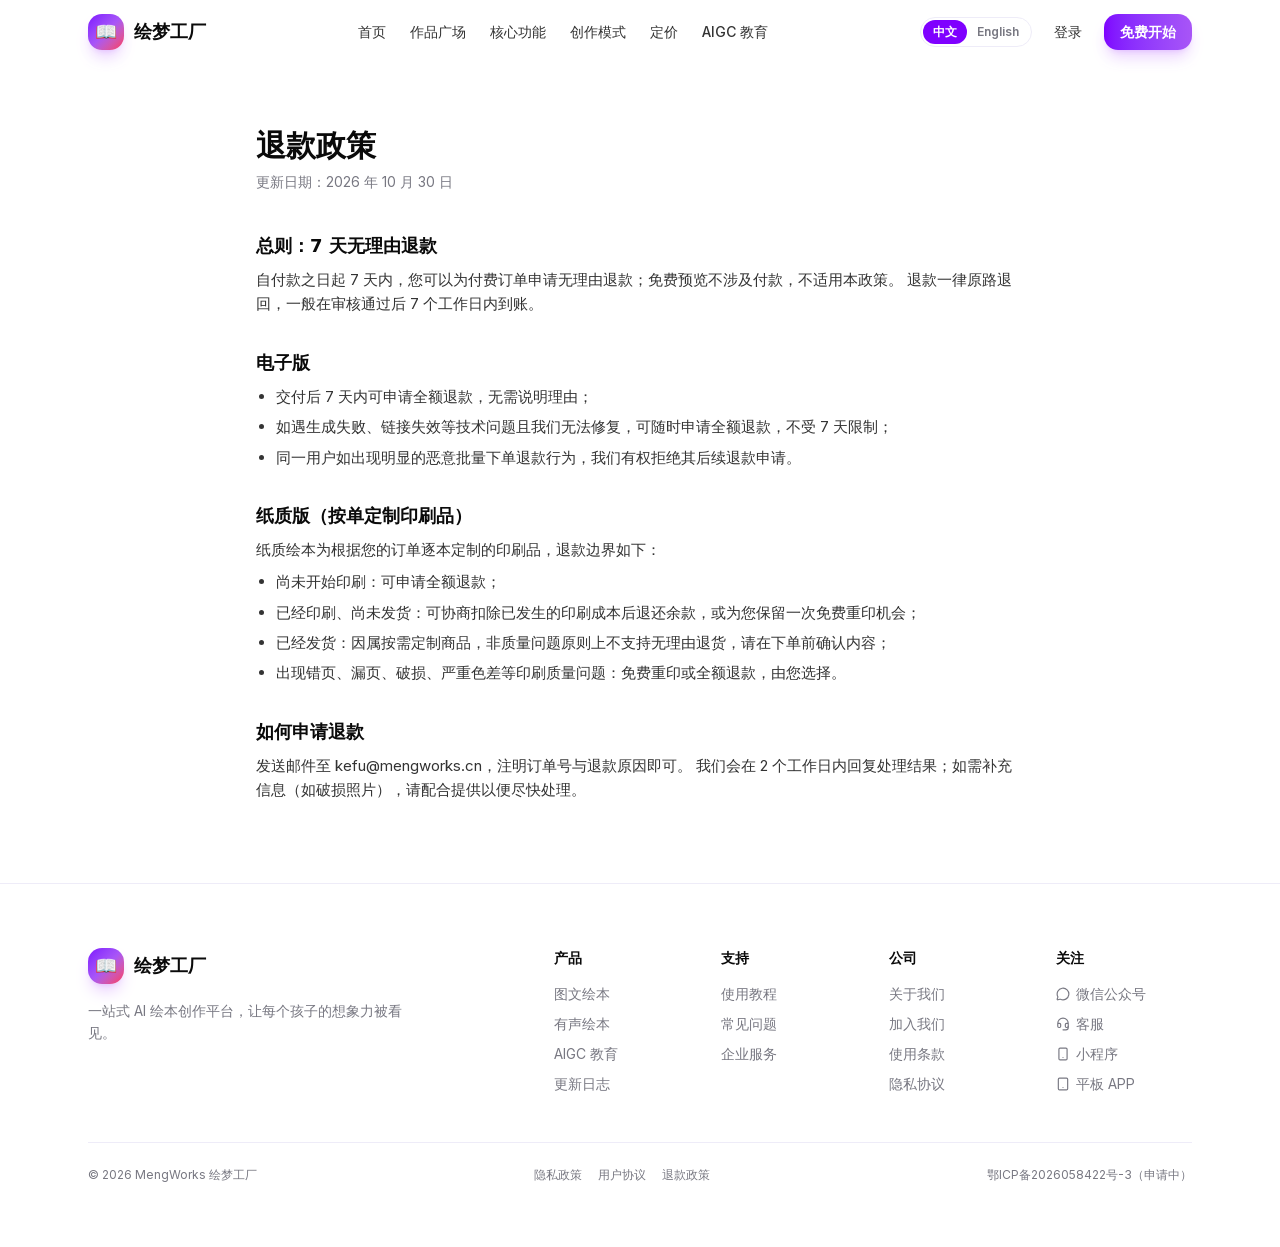
<file: refund.html>
<!DOCTYPE html><html lang="zh-CN" class="inter_fe8b9d92-module__LINzvG__variable nunito_22336911-module__FLPYxG__variable h-full antialiased"><head><meta charSet="utf-8"/><meta name="viewport" content="width=device-width, initial-scale=1"/><link rel="preload" href="/_next/static/media/07454f8ad8aaac57-s.p.2kjei9psvcorz.woff2" as="font" crossorigin="" type="font/woff2"/><link rel="preload" href="/_next/static/media/83afe278b6a6bb3c-s.p.2bn3s6zvc0dyp.woff2" as="font" crossorigin="" type="font/woff2"/><link rel="stylesheet" href="/_next/static/chunks/28sgsz9_lgg1j.css" data-precedence="next"/><link rel="preload" as="script" fetchPriority="low" href="/_next/static/chunks/310vm2bl3xxpt.js"/><script src="/_next/static/chunks/19mx3mg6lkumu.js" async=""></script><script src="/_next/static/chunks/27t_qfc-3_lzs.js" async=""></script><script src="/_next/static/chunks/1eh83f1trsv72.js" async=""></script><script src="/_next/static/chunks/turbopack-0rlo85rq58acr.js" async=""></script><script src="/_next/static/chunks/2j0r0cjwcbzg8.js" async=""></script><script src="/_next/static/chunks/1bvt5-mnhru3n.js" async=""></script><title>退款政策 — 绘梦工厂 MengWorks</title><meta name="description" content="绘梦工厂退款规则：付费订单 7 天无理由退款；纸质版为按单定制印刷品，未印刷前可全额退，已印刷按规则协商。"/><link rel="icon" href="/favicon.ico?favicon.2vob68tjqpejf.ico" sizes="256x256" type="image/x-icon"/><meta name="next-size-adjust" content=""/><script src="/_next/static/chunks/0cz1d0mv5g_q7.js" noModule=""></script></head><body class="flex min-h-full flex-col"><div hidden=""><!--$--><!--/$--></div><header class="fixed inset-x-0 top-0 z-[999] h-16 bg-white/85 backdrop-blur transition-shadow duration-300"><div class="mx-auto flex h-full max-w-6xl items-center justify-between gap-4 px-6"><a href="#hero" class="flex items-center gap-2.5"><span class="flex size-9 items-center justify-center rounded-xl bg-gradient-to-br from-brand-primary via-brand-primary-soft to-brand-accent text-lg shadow-lg shadow-purple-500/25">📖</span><span class="font-heading text-lg font-extrabold text-brand-ink">绘梦工厂</span></a><nav class="hidden items-center gap-6 lg:flex"><a href="#hero" class="text-sm font-medium text-brand-body transition-colors hover:text-brand-primary">首页</a><a href="#buyers-show" class="text-sm font-medium text-brand-body transition-colors hover:text-brand-primary">作品广场</a><a href="#features" class="text-sm font-medium text-brand-body transition-colors hover:text-brand-primary">核心功能</a><a href="#modes" class="text-sm font-medium text-brand-body transition-colors hover:text-brand-primary">创作模式</a><a href="#pricing" class="text-sm font-medium text-brand-body transition-colors hover:text-brand-primary">定价</a><a href="#education" class="text-sm font-medium text-brand-body transition-colors hover:text-brand-primary">AIGC 教育</a></nav><div class="flex items-center gap-2.5"><div class="flex items-center rounded-full border border-brand-border bg-white p-0.5 text-xs font-semibold"><span aria-current="true" class="rounded-full bg-brand-primary px-2.5 py-1 text-white">中文</span><a href="https://mengworks.com" target="_blank" rel="noopener noreferrer" class="rounded-full px-2.5 py-1 text-brand-muted transition-colors hover:text-brand-primary">English</a></div><button type="button" class="hidden rounded-xl px-3 py-2 text-sm font-medium text-brand-body transition-colors hover:text-brand-primary md:block">登录</button><a class="hidden rounded-xl bg-gradient-to-r from-brand-primary to-brand-primary-soft px-4 py-2 text-sm font-semibold text-white shadow-lg shadow-purple-500/25 transition-transform hover:-translate-y-0.5 md:block" href="/create">免费开始</a><button type="button" aria-label="Menu" aria-expanded="false" class="flex size-9 items-center justify-center rounded-xl text-brand-ink lg:hidden"><svg xmlns="http://www.w3.org/2000/svg" width="24" height="24" viewBox="0 0 24 24" fill="none" stroke="currentColor" stroke-width="2" stroke-linecap="round" stroke-linejoin="round" class="lucide lucide-menu size-5" aria-hidden="true"><path d="M4 5h16"></path><path d="M4 12h16"></path><path d="M4 19h16"></path></svg></button></div></div></header><main class="flex-1 px-6 pb-20 pt-28 md:pt-32"><article class="mx-auto max-w-3xl"><h1 class="font-heading text-3xl font-black text-brand-ink">退款政策</h1><p class="mt-2 text-sm text-brand-muted">更新日期：2026 年 10 月 30 日</p><div class="mt-10 space-y-8 text-[15px] text-brand-body"><section><h2 class="font-heading text-lg font-extrabold text-brand-ink">总则：7 天无理由退款</h2><p class="mt-2 leading-relaxed">自付款之日起 7 天内，您可以为付费订单申请无理由退款；免费预览不涉及付款，不适用本政策。 退款一律原路退回，一般在审核通过后 7 个工作日内到账。</p></section><section><h2 class="font-heading text-lg font-extrabold text-brand-ink">电子版</h2><ul class="mt-2 list-disc space-y-1.5 pl-5 leading-relaxed"><li>交付后 7 天内可申请全额退款，无需说明理由；</li><li>如遇生成失败、链接失效等技术问题且我们无法修复，可随时申请全额退款，不受 7 天限制；</li><li>同一用户如出现明显的恶意批量下单退款行为，我们有权拒绝其后续退款申请。</li></ul></section><section><h2 class="font-heading text-lg font-extrabold text-brand-ink">纸质版（按单定制印刷品）</h2><p class="mt-2 leading-relaxed">纸质绘本为根据您的订单逐本定制的印刷品，退款边界如下：</p><ul class="mt-2 list-disc space-y-1.5 pl-5 leading-relaxed"><li>尚未开始印刷：可申请全额退款；</li><li>已经印刷、尚未发货：可协商扣除已发生的印刷成本后退还余款，或为您保留一次免费重印机会；</li><li>已经发货：因属按需定制商品，非质量问题原则上不支持无理由退货，请在下单前确认内容；</li><li>出现错页、漏页、破损、严重色差等印刷质量问题：免费重印或全额退款，由您选择。</li></ul></section><section><h2 class="font-heading text-lg font-extrabold text-brand-ink">如何申请退款</h2><p class="mt-2 leading-relaxed">发送邮件至 kefu@mengworks.cn，注明订单号与退款原因即可。 我们会在 2 个工作日内回复处理结果；如需补充信息（如破损照片），请配合提供以便尽快处理。</p></section></div></article></main><footer class="border-t border-brand-border bg-white"><div class="mx-auto max-w-6xl px-6 py-14 md:py-16"><div class="grid gap-10 md:grid-cols-[minmax(0,2fr)_minmax(0,3fr)]"><div><a href="#hero" class="flex w-fit items-center gap-2.5"><span class="flex size-9 items-center justify-center rounded-xl bg-gradient-to-br from-brand-primary via-brand-primary-soft to-brand-accent text-lg shadow-lg shadow-purple-500/25">📖</span><span class="font-heading text-lg font-extrabold text-brand-ink">绘梦工厂</span></a><p class="mt-4 max-w-xs text-sm leading-relaxed text-brand-muted">一站式 AI 绘本创作平台，让每个孩子的想象力被看见。</p></div><div class="grid grid-cols-2 gap-8 sm:grid-cols-4"><nav aria-label="产品"><h3 class="text-sm font-extrabold text-brand-ink">产品</h3><ul class="mt-4 space-y-2.5"><li><a href="#hero" class="flex items-center gap-1.5 text-sm text-brand-muted transition-colors hover:text-brand-primary">图文绘本</a></li><li><a href="#hero" class="flex items-center gap-1.5 text-sm text-brand-muted transition-colors hover:text-brand-primary">有声绘本</a></li><li><a href="#hero" class="flex items-center gap-1.5 text-sm text-brand-muted transition-colors hover:text-brand-primary">AIGC 教育</a></li><li><a href="#hero" class="flex items-center gap-1.5 text-sm text-brand-muted transition-colors hover:text-brand-primary">更新日志</a></li></ul></nav><nav aria-label="支持"><h3 class="text-sm font-extrabold text-brand-ink">支持</h3><ul class="mt-4 space-y-2.5"><li><a href="#hero" class="flex items-center gap-1.5 text-sm text-brand-muted transition-colors hover:text-brand-primary">使用教程</a></li><li><a href="#hero" class="flex items-center gap-1.5 text-sm text-brand-muted transition-colors hover:text-brand-primary">常见问题</a></li><li><a href="#hero" class="flex items-center gap-1.5 text-sm text-brand-muted transition-colors hover:text-brand-primary">企业服务</a></li></ul></nav><nav aria-label="公司"><h3 class="text-sm font-extrabold text-brand-ink">公司</h3><ul class="mt-4 space-y-2.5"><li><a href="#hero" class="flex items-center gap-1.5 text-sm text-brand-muted transition-colors hover:text-brand-primary">关于我们</a></li><li><a href="#hero" class="flex items-center gap-1.5 text-sm text-brand-muted transition-colors hover:text-brand-primary">加入我们</a></li><li><a href="#hero" class="flex items-center gap-1.5 text-sm text-brand-muted transition-colors hover:text-brand-primary">使用条款</a></li><li><a href="#hero" class="flex items-center gap-1.5 text-sm text-brand-muted transition-colors hover:text-brand-primary">隐私协议</a></li></ul></nav><nav aria-label="关注"><h3 class="text-sm font-extrabold text-brand-ink">关注</h3><ul class="mt-4 space-y-2.5"><li><a href="#hero" class="flex items-center gap-1.5 text-sm text-brand-muted transition-colors hover:text-brand-primary"><svg xmlns="http://www.w3.org/2000/svg" width="24" height="24" viewBox="0 0 24 24" fill="none" stroke="currentColor" stroke-width="2" stroke-linecap="round" stroke-linejoin="round" class="lucide lucide-message-circle size-3.5" aria-hidden="true"><path d="M2.992 16.342a2 2 0 0 1 .094 1.167l-1.065 3.29a1 1 0 0 0 1.236 1.168l3.413-.998a2 2 0 0 1 1.099.092 10 10 0 1 0-4.777-4.719"></path></svg>微信公众号</a></li><li><a href="#hero" class="flex items-center gap-1.5 text-sm text-brand-muted transition-colors hover:text-brand-primary"><svg xmlns="http://www.w3.org/2000/svg" width="24" height="24" viewBox="0 0 24 24" fill="none" stroke="currentColor" stroke-width="2" stroke-linecap="round" stroke-linejoin="round" class="lucide lucide-headset size-3.5" aria-hidden="true"><path d="M3 11h3a2 2 0 0 1 2 2v3a2 2 0 0 1-2 2H5a2 2 0 0 1-2-2v-5Zm0 0a9 9 0 1 1 18 0m0 0v5a2 2 0 0 1-2 2h-1a2 2 0 0 1-2-2v-3a2 2 0 0 1 2-2h3Z"></path><path d="M21 16v2a4 4 0 0 1-4 4h-5"></path></svg>客服</a></li><li><a href="#hero" class="flex items-center gap-1.5 text-sm text-brand-muted transition-colors hover:text-brand-primary"><svg xmlns="http://www.w3.org/2000/svg" width="24" height="24" viewBox="0 0 24 24" fill="none" stroke="currentColor" stroke-width="2" stroke-linecap="round" stroke-linejoin="round" class="lucide lucide-smartphone size-3.5" aria-hidden="true"><rect width="14" height="20" x="5" y="2" rx="2" ry="2"></rect><path d="M12 18h.01"></path></svg>小程序</a></li><li><a href="#hero" class="flex items-center gap-1.5 text-sm text-brand-muted transition-colors hover:text-brand-primary"><svg xmlns="http://www.w3.org/2000/svg" width="24" height="24" viewBox="0 0 24 24" fill="none" stroke="currentColor" stroke-width="2" stroke-linecap="round" stroke-linejoin="round" class="lucide lucide-tablet size-3.5" aria-hidden="true"><rect width="16" height="20" x="4" y="2" rx="2" ry="2"></rect><line x1="12" x2="12.01" y1="18" y2="18"></line></svg>平板 APP</a></li></ul></nav></div></div><div class="mt-12 flex flex-col items-center justify-between gap-3 border-t border-brand-border pt-6 text-xs text-brand-muted sm:flex-row"><p>© 2026 MengWorks 绘梦工厂</p><nav aria-label="Legal" class="flex items-center gap-4"><a class="transition-colors hover:text-brand-primary" href="/privacy">隐私政策</a><a class="transition-colors hover:text-brand-primary" href="/terms">用户协议</a><a class="transition-colors hover:text-brand-primary" href="/refund">退款政策</a></nav><p>鄂ICP备2026058422号-3（申请中）</p></div></div></footer><!--$--><!--/$--><script src="/_next/static/chunks/310vm2bl3xxpt.js" id="_R_" async=""></script><script>(self.__next_f=self.__next_f||[]).push([0])</script><script>self.__next_f.push([1,"1:\"$Sreact.fragment\"\n2:I[5466,[\"/_next/static/chunks/2j0r0cjwcbzg8.js\"],\"LanguageProvider\"]\n3:I[39756,[\"/_next/static/chunks/2j0r0cjwcbzg8.js\"],\"default\"]\n4:I[37457,[\"/_next/static/chunks/2j0r0cjwcbzg8.js\"],\"default\"]\n5:I[5948,[\"/_next/static/chunks/2j0r0cjwcbzg8.js\",\"/_next/static/chunks/1bvt5-mnhru3n.js\"],\"default\"]\nb:I[68027,[\"/_next/static/chunks/2j0r0cjwcbzg8.js\"],\"default\",1]\n:HL[\"/_next/static/chunks/28sgsz9_lgg1j.css\",\"style\"]\n:HL[\"/_next/static/media/07454f8ad8aaac57-s.p.2kjei9psvcorz.woff2\",\"font\",{\"crossOrigin\":\"\",\"type\":\"font/woff2\"}]\n:HL[\"/_next/static/media/83afe278b6a6bb3c-s.p.2bn3s6zvc0dyp.woff2\",\"font\",{\"crossOrigin\":\"\",\"type\":\"font/woff2\"}]\n9:X\n0:{\"P\":null,\"c\":[\"\",\"refund\"],\"q\":\"\",\"i\":false,\"f\":[[[\"\",{\"children\":[\"refund\",{\"children\":[\"__PAGE__\",{},\"$undefined\",\"$undefined\",4608]},\"$undefined\",\"$undefined\",4608]},\"$undefined\",\"$undefined\",4624],[[\"$\",\"$1\",\"c\",{\"children\":[[[\"$\",\"link\",\"0\",{\"rel\":\"stylesheet\",\"href\":\"/_next/static/chunks/28sgsz9_lgg1j.css\",\"precedence\":\"next\",\"crossOrigin\":\"$undefined\",\"nonce\":\"$undefined\"}],[\"$\",\"script\",\"script-0\",{\"src\":\"/_next/static/chunks/2j0r0cjwcbzg8.js\",\"async\":true,\"nonce\":\"$undefined\"}]],[\"$\",\"html\",null,{\"lang\":\"zh-CN\",\"className\":\"inter_fe8b9d92-module__LINzvG__variable nunito_22336911-module__FLPYxG__variable h-full antialiased\",\"children\":[\"$\",\"body\",null,{\"className\":\"flex min-h-full flex-col\",\"children\":[\"$\",\"$L2\",null,{\"children\":[\"$\",\"$L3\",null,{\"parallelRouterKey\":\"children\",\"error\":\"$undefined\",\"errorStyles\":\"$undefined\",\"errorScripts\":\"$undefined\",\"template\":[\"$\",\"$L4\",null,{}],\"templateStyles\":\"$undefined\",\"templateScripts\":\"$undefined\",\"notFound\":[[[\"$\",\"title\",null,{\"children\":\"404: This page could not be found.\"}],[\"$\",\"div\",null,{\"style\":{\"fontFamily\":\"system-ui,\\\"Segoe UI\\\",Roboto,Helvetica,Arial,sans-serif,\\\"Apple Color Emoji\\\",\\\"Segoe UI Emoji\\\"\",\"height\":\"100vh\",\"textAlign\":\"center\",\"display\":\"flex\",\"flexDirection\":\"column\",\"alignItems\":\"center\",\"justifyContent\":\"center\"},\"children\":[\"$\",\"div\",null,{\"children\":[[\"$\",\"style\",null,{\"dangerouslySetInnerHTML\":{\"__html\":\"body{color:#000;background:#fff;margin:0}.next-error-h1{border-right:1px solid rgba(0,0,0,.3)}@media (prefers-color-scheme:dark){body{color:#fff;background:#000}.next-error-h1{border-right:1px solid rgba(255,255,255,.3)}}\"}}],[\"$\",\"h1\",null,{\"className\":\"next-error-h1\",\"style\":{\"display\":\"inline-block\",\"margin\":\"0 20px 0 0\",\"padding\":\"0 23px 0 0\",\"fontSize\":24,\"fontWeight\":500,\"verticalAlign\":\"top\",\"lineHeight\":\"49px\"},\"children\":404}],[\"$\",\"div\",null,{\"style\":{\"display\":\"inline-block\"},\"children\":[\"$\",\"h2\",null,{\"style\":{\"fontSize\":14,\"fontWeight\":400,\"lineHeight\":\"49px\",\"margin\":0},\"children\":\"This page could not be found.\"}]}]]}]}]],[]],\"forbidden\":\"$undefined\",\"unauthorized\":\"$undefined\"}]}]}]}]]}],{\"children\":[[\"$\",\"$1\",\"c\",{\"children\":[null,[\"$\",\"$L3\",null,{\"parallelRouterKey\":\"children\",\"error\":\"$undefined\",\"errorStyles\":\"$undefined\",\"errorScripts\":\"$undefined\",\"template\":[\"$\",\"$L4\",null,{}],\"templateStyles\":\"$undefined\",\"templateScripts\":\"$undefined\",\"notFound\":\"$undefined\",\"forbidden\":\"$undefined\",\"unauthorized\":\"$undefined\"}]]}],{\"children\":[[\"$\",\"$1\",\"c\",{\"children\":[[[\"$\",\"$L5\",null,{}],[\"$\",\"main\",null,{\"className\":\"flex-1 px-6 pb-20 pt-28 md:pt-32\",\"children\":[\"$\",\"article\",null,{\"className\":\"mx-auto max-w-3xl\",\"children\":[[\"$\",\"h1\",null,{\"className\":\"font-heading text-3xl font-black text-brand-ink\",\"children\":\"退款政策\"}],[\"$\",\"p\",null,{\"className\":\"mt-2 text-sm text-brand-muted\",\"children\":\"更新日期：2026 年 10 月 30 日\"}],[\"$\",\"div\",null,{\"className\":\"mt-10 space-y-8 text-[15px] text-brand-body\",\"children\":[[\"$\",\"section\",null,{\"children\":[[\"$\",\"h2\",null,{\"className\":\"font-heading text-lg font-extrabold text-brand-ink\",\"children\":\"总则：7 天无理由退款\"}],[\"$\",\"p\",null,{\"className\":\"mt-2 leading-relaxed\",\"children\":\"自付款之日起 7 天内，您可以为付费订单申请无理由退款；免费预览不涉及付款，不适用本政策。 退款一律原路退回，一般在审核通过后 7 个工作日内到账。\"}]]}],[\"$\",\"section\",null,{\"children\":[[\"$\",\"h2\",null,{\"className\":\"font-heading text-lg font-extrabold text-brand-ink\",\"children\":\"电子版\"}],[\"$\",\"ul\",null,{\"className\":\"mt-2 list-disc space-y-1.5 pl-5 leading-relaxed\",\"children\":[[\"$\",\"li\",\"交付后 7 天内可申请全额退款，无需说明理由；\",{\"children\":\"交付后 7 天内可申请全额退款，无需说明理由；\"}],[\"$\",\"li\",\"如遇生成失败、链接失效等技术问题且我们无法修复，可随时申请全额退款，不受 7 天限制；\",{\"children\":\"如遇生成失败、链接失效等技术问题且我们无法修复，可随时申请全额退款，不受 7 天限制；\"}],[\"$\",\"li\",\"同一用户如出现明显的恶意批量下单退款行为，我们有权拒绝其后续退款申请。\",{\"children\":\"同一用户如出现明显的恶意批量下单退款行为，我们有权拒绝其后续退款申请。\"}]]}]]}],[\"$\",\"section\",null,{\"children\":[[\"$\",\"h2\",null,{\"className\":\"font-heading text-lg font-extrabold text-brand-ink\",\"children\":\"纸质版（按单定制印刷品）\"}],[\"$\",\"p\",null,{\"className\":\"mt-2 leading-relaxed\",\"children\":\"纸质绘本为根据您的订单逐本定制的印刷品，退款边界如下：\"}],[\"$\",\"ul\",null,{\"className\":\"mt-2 list-disc space-y-1.5 pl-5 leading-relaxed\",\"children\":[[\"$\",\"li\",\"尚未开始印刷：可申请全额退款；\",{\"children\":\"尚未开始印刷：可申请全额退款；\"}],[\"$\",\"li\",\"已经印刷、尚未发货：可协商扣除已发生的印刷成本后退还余款，或为您保留一次免费重印机会；\",{\"children\":\"已经印刷、尚未发货：可协商扣除已发生的印刷成本后退还余款，或为您保留一次免费重印机会；\"}],[\"$\",\"li\",\"已经发货：因属按需定制商品，非质量问题原则上不支持无理由退货，请在下单前确认内容；\",{\"children\":\"已经发货：因属按需定制商品，非质量问题原则上不支持无理由退货，请在下单前确认内容；\"}],[\"$\",\"li\",\"出现错页、漏页、破损、严重色差等印刷质量问题：免费重印或全额退款，由您选择。\",{\"children\":\"出现错页、漏页、破损、严重色差等印刷质量问题：免费重印或全额退款，由您选择。\"}]]}]]}],[\"$\",\"section\",null,{\"children\":[[\"$\",\"h2\",null,{\"className\":\"font-heading text-lg font-extrabold text-brand-ink\",\"children\":\"如何申请退款\"}],[\"$\",\"p\",null,{\"className\":\"mt-2 leading-relaxed\",\"children\":\"发送邮件至 kefu@mengworks.cn，注明订单号与退款原因即可。 我们会在 2 个工作日内回复处理结果；如需补充信息（如破损照片），请配合提供以便尽快处理。\"}]]}]]}]]}]}],\"$L6\"],[\"$L7\"],\"$L8\"]}],{},null,false,null]},null,false,\"$9\"]},null,false,null],\"$La\",false]],\"m\":\"$undefined\",\"G\":[\"$b\",[\"$Lc\"]],\"S\":true,\"h\":null,\"r\":\"$undefined\",\"s\":\"$undefined\",\"a\":\"$undefined\",\"l\":\"$undefined\",\"p\":\"$undefined\",\"d\":\"$undefined\",\"b\":\"ruCPji8B12-dqtIz3Mh7G\"}\nd:I[98851,[\"/_next/static/chunks/2j0r0cjwcbzg8.js\",\"/_next/static/chunks/1bvt5-mnhru3n.js\"],\"default\"]\ne:I[97367,[\"/_next/static/chunks/2j0r0cjwcbzg8.js\"],\"OutletBoundary\"]\nf:\"$Sreact.suspense\"\n11:I[97367,[\"/_next/static/chunks/2j0r0cjwcbzg8.js\"],\"ViewportBoundary\"]\n13:I[97367,[\"/_next/static/chunks/2j0r0cjwcbzg8.js\"],\"MetadataBoundary\"]\n6:[\"$\",\"$Ld\",null,{}]\n7:[\"$\",\"script\",\"script-0\",{\"src\":\"/_next/static/chunks/1bvt5-mnhru3n.js\",\"async\":true,\"nonce\":\"$undefined\"}]\n8:[\"$\",\"$Le\",null,{\"children\":[\"$\",\"$f\",null,{\"name\":\"Next.MetadataOutlet\",\"children\":\"$@10\"}]}]\na:[\"$\",\"$1\",\"h\",{\"children\":[null,[\"$\",\"$L11\",null,{\"children\":\"$L12\"}],[\"$\",\"div\",null,{\"hidden\":true,\"children\":[\"$\",\"$L13\",null,{\"children\":[\"$\",\"$f\",null,{\"name\":\"Next.Metadata\",\"children\":\"$L14\"}]}]}],[\"$\",\"meta\",null,{\"name\":\"next-size-adjust\",\"content\":\"\"}]]}]\nc:[\"$\",\"link\",\"0\",{\"rel\":\"stylesheet\",\"href\":\"/_next/static/chunks/28sgsz9_lgg1j.css\",\"precedence\":\"next\",\"crossOrigin\":\"$undefined\",\"nonce\":\"$undefined\"}]\n9:C\n12:[[\"$\",\"meta\",\"0\",{\"charSet\":\"utf-8\"}],[\"$\",\"meta\",\"1\",{\"name\":\"viewport\",\"content\":\"width=device-width, initial-scale=1\"}]]\n15:I[27201,[\"/_next/static/chunks/2j0r0cjwcbzg8.js\"],\"IconMark\"]\n10:null\n14:[[\"$\",\"title\",\"0\",{\"children\":\"退款政策 — 绘梦工厂 MengWorks\"}],[\"$\",\"meta\",\"1\",{\"name\":\"description\",\"content\":\"绘梦工厂退款规则：付费订单 7 天无理由退款；纸质版为按单定制印刷品，未印刷前可全额退，已印刷按规则协商。\"}],[\"$\",\"link\",\"2\",{\"rel\":\"icon\",\"href\":\"/favicon.ico?favicon.2vob68tjqpejf.ico\",\"sizes\":\"256x256\",\"type\":\"image/x-icon\"}],[\"$\",\"$L15\",\"3\",{}]]\n"])</script></body></html>
</file>
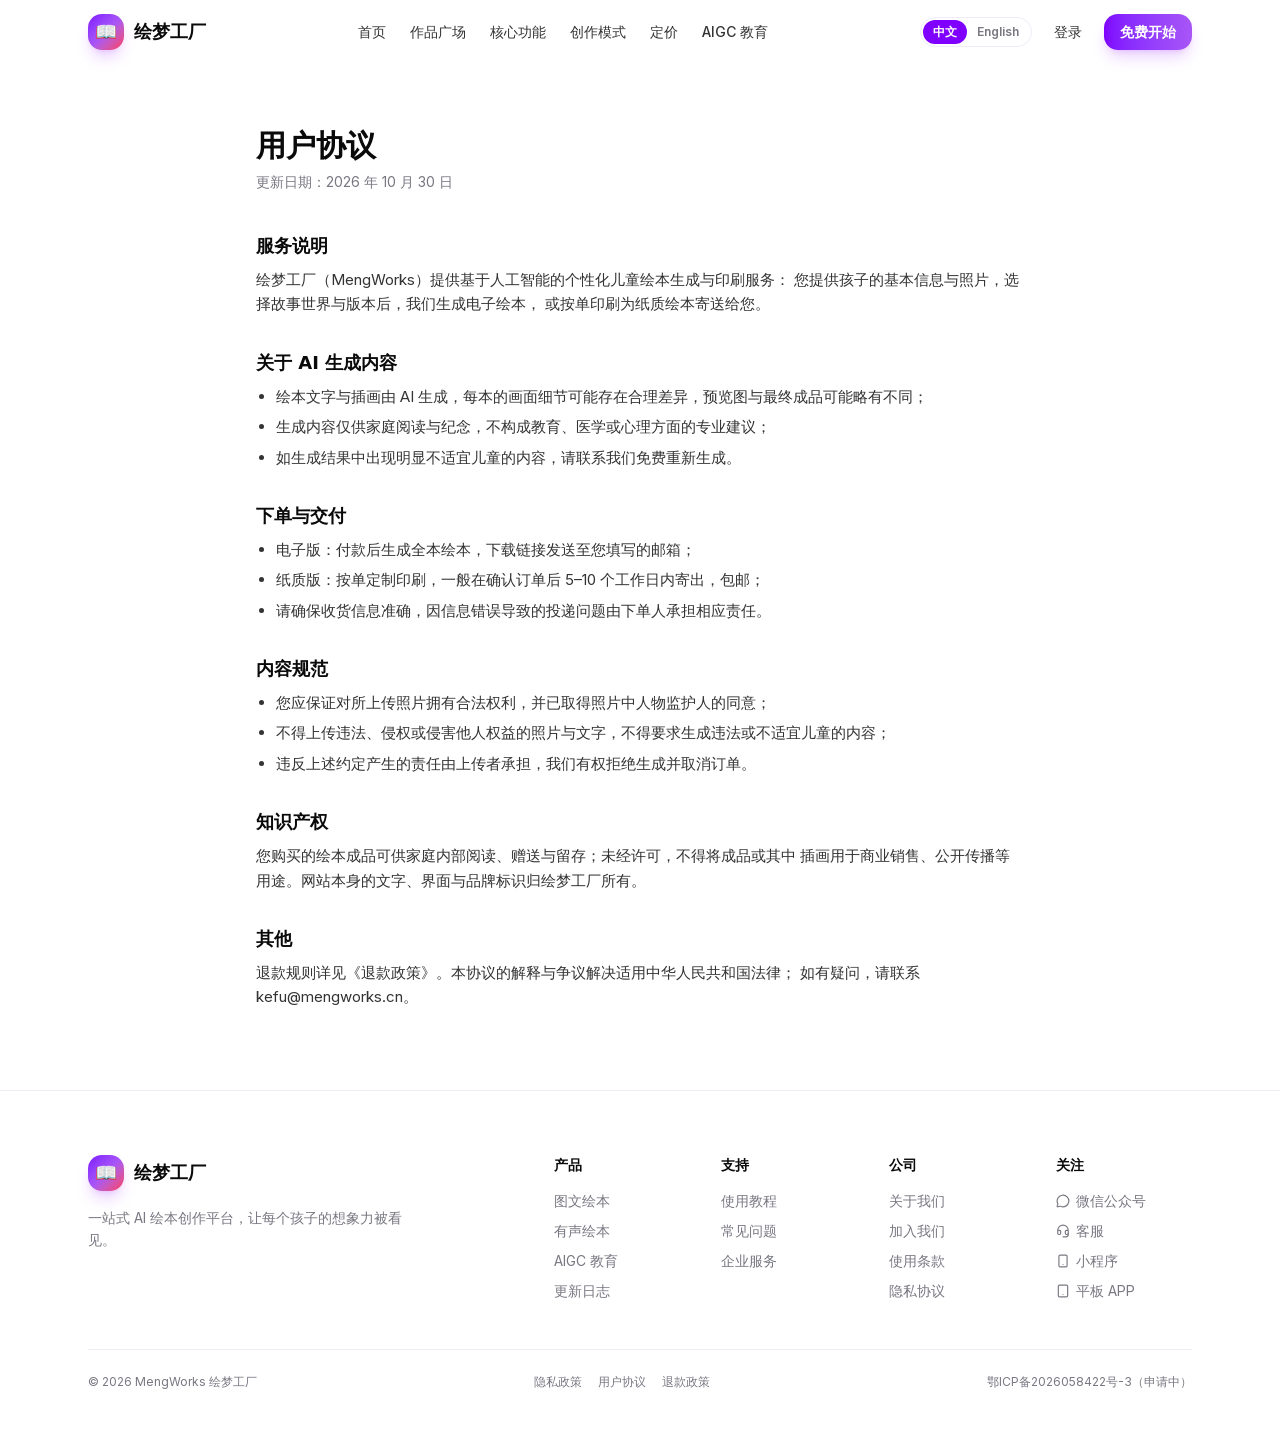
<file: terms.html>
<!DOCTYPE html><html lang="zh-CN" class="inter_fe8b9d92-module__LINzvG__variable nunito_22336911-module__FLPYxG__variable h-full antialiased"><head><meta charSet="utf-8"/><meta name="viewport" content="width=device-width, initial-scale=1"/><link rel="preload" href="/_next/static/media/07454f8ad8aaac57-s.p.2kjei9psvcorz.woff2" as="font" crossorigin="" type="font/woff2"/><link rel="preload" href="/_next/static/media/83afe278b6a6bb3c-s.p.2bn3s6zvc0dyp.woff2" as="font" crossorigin="" type="font/woff2"/><link rel="stylesheet" href="/_next/static/chunks/28sgsz9_lgg1j.css" data-precedence="next"/><link rel="preload" as="script" fetchPriority="low" href="/_next/static/chunks/310vm2bl3xxpt.js"/><script src="/_next/static/chunks/19mx3mg6lkumu.js" async=""></script><script src="/_next/static/chunks/27t_qfc-3_lzs.js" async=""></script><script src="/_next/static/chunks/1eh83f1trsv72.js" async=""></script><script src="/_next/static/chunks/turbopack-0rlo85rq58acr.js" async=""></script><script src="/_next/static/chunks/2j0r0cjwcbzg8.js" async=""></script><script src="/_next/static/chunks/1bvt5-mnhru3n.js" async=""></script><title>用户协议 — 绘梦工厂 MengWorks</title><meta name="description" content="绘梦工厂服务条款：AI 生成内容说明、下单与交付、内容规范与知识产权。"/><link rel="icon" href="/favicon.ico?favicon.2vob68tjqpejf.ico" sizes="256x256" type="image/x-icon"/><meta name="next-size-adjust" content=""/><script src="/_next/static/chunks/0cz1d0mv5g_q7.js" noModule=""></script></head><body class="flex min-h-full flex-col"><div hidden=""><!--$--><!--/$--></div><header class="fixed inset-x-0 top-0 z-[999] h-16 bg-white/85 backdrop-blur transition-shadow duration-300"><div class="mx-auto flex h-full max-w-6xl items-center justify-between gap-4 px-6"><a href="#hero" class="flex items-center gap-2.5"><span class="flex size-9 items-center justify-center rounded-xl bg-gradient-to-br from-brand-primary via-brand-primary-soft to-brand-accent text-lg shadow-lg shadow-purple-500/25">📖</span><span class="font-heading text-lg font-extrabold text-brand-ink">绘梦工厂</span></a><nav class="hidden items-center gap-6 lg:flex"><a href="#hero" class="text-sm font-medium text-brand-body transition-colors hover:text-brand-primary">首页</a><a href="#buyers-show" class="text-sm font-medium text-brand-body transition-colors hover:text-brand-primary">作品广场</a><a href="#features" class="text-sm font-medium text-brand-body transition-colors hover:text-brand-primary">核心功能</a><a href="#modes" class="text-sm font-medium text-brand-body transition-colors hover:text-brand-primary">创作模式</a><a href="#pricing" class="text-sm font-medium text-brand-body transition-colors hover:text-brand-primary">定价</a><a href="#education" class="text-sm font-medium text-brand-body transition-colors hover:text-brand-primary">AIGC 教育</a></nav><div class="flex items-center gap-2.5"><div class="flex items-center rounded-full border border-brand-border bg-white p-0.5 text-xs font-semibold"><span aria-current="true" class="rounded-full bg-brand-primary px-2.5 py-1 text-white">中文</span><a href="https://mengworks.com" target="_blank" rel="noopener noreferrer" class="rounded-full px-2.5 py-1 text-brand-muted transition-colors hover:text-brand-primary">English</a></div><button type="button" class="hidden rounded-xl px-3 py-2 text-sm font-medium text-brand-body transition-colors hover:text-brand-primary md:block">登录</button><a class="hidden rounded-xl bg-gradient-to-r from-brand-primary to-brand-primary-soft px-4 py-2 text-sm font-semibold text-white shadow-lg shadow-purple-500/25 transition-transform hover:-translate-y-0.5 md:block" href="/create">免费开始</a><button type="button" aria-label="Menu" aria-expanded="false" class="flex size-9 items-center justify-center rounded-xl text-brand-ink lg:hidden"><svg xmlns="http://www.w3.org/2000/svg" width="24" height="24" viewBox="0 0 24 24" fill="none" stroke="currentColor" stroke-width="2" stroke-linecap="round" stroke-linejoin="round" class="lucide lucide-menu size-5" aria-hidden="true"><path d="M4 5h16"></path><path d="M4 12h16"></path><path d="M4 19h16"></path></svg></button></div></div></header><main class="flex-1 px-6 pb-20 pt-28 md:pt-32"><article class="mx-auto max-w-3xl"><h1 class="font-heading text-3xl font-black text-brand-ink">用户协议</h1><p class="mt-2 text-sm text-brand-muted">更新日期：2026 年 10 月 30 日</p><div class="mt-10 space-y-8 text-[15px] text-brand-body"><section><h2 class="font-heading text-lg font-extrabold text-brand-ink">服务说明</h2><p class="mt-2 leading-relaxed">绘梦工厂（MengWorks）提供基于人工智能的个性化儿童绘本生成与印刷服务： 您提供孩子的基本信息与照片，选择故事世界与版本后，我们生成电子绘本， 或按单印刷为纸质绘本寄送给您。</p></section><section><h2 class="font-heading text-lg font-extrabold text-brand-ink">关于 AI 生成内容</h2><ul class="mt-2 list-disc space-y-1.5 pl-5 leading-relaxed"><li>绘本文字与插画由 AI 生成，每本的画面细节可能存在合理差异，预览图与最终成品可能略有不同；</li><li>生成内容仅供家庭阅读与纪念，不构成教育、医学或心理方面的专业建议；</li><li>如生成结果中出现明显不适宜儿童的内容，请联系我们免费重新生成。</li></ul></section><section><h2 class="font-heading text-lg font-extrabold text-brand-ink">下单与交付</h2><ul class="mt-2 list-disc space-y-1.5 pl-5 leading-relaxed"><li>电子版：付款后生成全本绘本，下载链接发送至您填写的邮箱；</li><li>纸质版：按单定制印刷，一般在确认订单后 5–10 个工作日内寄出，包邮；</li><li>请确保收货信息准确，因信息错误导致的投递问题由下单人承担相应责任。</li></ul></section><section><h2 class="font-heading text-lg font-extrabold text-brand-ink">内容规范</h2><ul class="mt-2 list-disc space-y-1.5 pl-5 leading-relaxed"><li>您应保证对所上传照片拥有合法权利，并已取得照片中人物监护人的同意；</li><li>不得上传违法、侵权或侵害他人权益的照片与文字，不得要求生成违法或不适宜儿童的内容；</li><li>违反上述约定产生的责任由上传者承担，我们有权拒绝生成并取消订单。</li></ul></section><section><h2 class="font-heading text-lg font-extrabold text-brand-ink">知识产权</h2><p class="mt-2 leading-relaxed">您购买的绘本成品可供家庭内部阅读、赠送与留存；未经许可，不得将成品或其中 插画用于商业销售、公开传播等用途。网站本身的文字、界面与品牌标识归绘梦工厂所有。</p></section><section><h2 class="font-heading text-lg font-extrabold text-brand-ink">其他</h2><p class="mt-2 leading-relaxed">退款规则详见《退款政策》。本协议的解释与争议解决适用中华人民共和国法律； 如有疑问，请联系 kefu@mengworks.cn。</p></section></div></article></main><footer class="border-t border-brand-border bg-white"><div class="mx-auto max-w-6xl px-6 py-14 md:py-16"><div class="grid gap-10 md:grid-cols-[minmax(0,2fr)_minmax(0,3fr)]"><div><a href="#hero" class="flex w-fit items-center gap-2.5"><span class="flex size-9 items-center justify-center rounded-xl bg-gradient-to-br from-brand-primary via-brand-primary-soft to-brand-accent text-lg shadow-lg shadow-purple-500/25">📖</span><span class="font-heading text-lg font-extrabold text-brand-ink">绘梦工厂</span></a><p class="mt-4 max-w-xs text-sm leading-relaxed text-brand-muted">一站式 AI 绘本创作平台，让每个孩子的想象力被看见。</p></div><div class="grid grid-cols-2 gap-8 sm:grid-cols-4"><nav aria-label="产品"><h3 class="text-sm font-extrabold text-brand-ink">产品</h3><ul class="mt-4 space-y-2.5"><li><a href="#hero" class="flex items-center gap-1.5 text-sm text-brand-muted transition-colors hover:text-brand-primary">图文绘本</a></li><li><a href="#hero" class="flex items-center gap-1.5 text-sm text-brand-muted transition-colors hover:text-brand-primary">有声绘本</a></li><li><a href="#hero" class="flex items-center gap-1.5 text-sm text-brand-muted transition-colors hover:text-brand-primary">AIGC 教育</a></li><li><a href="#hero" class="flex items-center gap-1.5 text-sm text-brand-muted transition-colors hover:text-brand-primary">更新日志</a></li></ul></nav><nav aria-label="支持"><h3 class="text-sm font-extrabold text-brand-ink">支持</h3><ul class="mt-4 space-y-2.5"><li><a href="#hero" class="flex items-center gap-1.5 text-sm text-brand-muted transition-colors hover:text-brand-primary">使用教程</a></li><li><a href="#hero" class="flex items-center gap-1.5 text-sm text-brand-muted transition-colors hover:text-brand-primary">常见问题</a></li><li><a href="#hero" class="flex items-center gap-1.5 text-sm text-brand-muted transition-colors hover:text-brand-primary">企业服务</a></li></ul></nav><nav aria-label="公司"><h3 class="text-sm font-extrabold text-brand-ink">公司</h3><ul class="mt-4 space-y-2.5"><li><a href="#hero" class="flex items-center gap-1.5 text-sm text-brand-muted transition-colors hover:text-brand-primary">关于我们</a></li><li><a href="#hero" class="flex items-center gap-1.5 text-sm text-brand-muted transition-colors hover:text-brand-primary">加入我们</a></li><li><a href="#hero" class="flex items-center gap-1.5 text-sm text-brand-muted transition-colors hover:text-brand-primary">使用条款</a></li><li><a href="#hero" class="flex items-center gap-1.5 text-sm text-brand-muted transition-colors hover:text-brand-primary">隐私协议</a></li></ul></nav><nav aria-label="关注"><h3 class="text-sm font-extrabold text-brand-ink">关注</h3><ul class="mt-4 space-y-2.5"><li><a href="#hero" class="flex items-center gap-1.5 text-sm text-brand-muted transition-colors hover:text-brand-primary"><svg xmlns="http://www.w3.org/2000/svg" width="24" height="24" viewBox="0 0 24 24" fill="none" stroke="currentColor" stroke-width="2" stroke-linecap="round" stroke-linejoin="round" class="lucide lucide-message-circle size-3.5" aria-hidden="true"><path d="M2.992 16.342a2 2 0 0 1 .094 1.167l-1.065 3.29a1 1 0 0 0 1.236 1.168l3.413-.998a2 2 0 0 1 1.099.092 10 10 0 1 0-4.777-4.719"></path></svg>微信公众号</a></li><li><a href="#hero" class="flex items-center gap-1.5 text-sm text-brand-muted transition-colors hover:text-brand-primary"><svg xmlns="http://www.w3.org/2000/svg" width="24" height="24" viewBox="0 0 24 24" fill="none" stroke="currentColor" stroke-width="2" stroke-linecap="round" stroke-linejoin="round" class="lucide lucide-headset size-3.5" aria-hidden="true"><path d="M3 11h3a2 2 0 0 1 2 2v3a2 2 0 0 1-2 2H5a2 2 0 0 1-2-2v-5Zm0 0a9 9 0 1 1 18 0m0 0v5a2 2 0 0 1-2 2h-1a2 2 0 0 1-2-2v-3a2 2 0 0 1 2-2h3Z"></path><path d="M21 16v2a4 4 0 0 1-4 4h-5"></path></svg>客服</a></li><li><a href="#hero" class="flex items-center gap-1.5 text-sm text-brand-muted transition-colors hover:text-brand-primary"><svg xmlns="http://www.w3.org/2000/svg" width="24" height="24" viewBox="0 0 24 24" fill="none" stroke="currentColor" stroke-width="2" stroke-linecap="round" stroke-linejoin="round" class="lucide lucide-smartphone size-3.5" aria-hidden="true"><rect width="14" height="20" x="5" y="2" rx="2" ry="2"></rect><path d="M12 18h.01"></path></svg>小程序</a></li><li><a href="#hero" class="flex items-center gap-1.5 text-sm text-brand-muted transition-colors hover:text-brand-primary"><svg xmlns="http://www.w3.org/2000/svg" width="24" height="24" viewBox="0 0 24 24" fill="none" stroke="currentColor" stroke-width="2" stroke-linecap="round" stroke-linejoin="round" class="lucide lucide-tablet size-3.5" aria-hidden="true"><rect width="16" height="20" x="4" y="2" rx="2" ry="2"></rect><line x1="12" x2="12.01" y1="18" y2="18"></line></svg>平板 APP</a></li></ul></nav></div></div><div class="mt-12 flex flex-col items-center justify-between gap-3 border-t border-brand-border pt-6 text-xs text-brand-muted sm:flex-row"><p>© 2026 MengWorks 绘梦工厂</p><nav aria-label="Legal" class="flex items-center gap-4"><a class="transition-colors hover:text-brand-primary" href="/privacy">隐私政策</a><a class="transition-colors hover:text-brand-primary" href="/terms">用户协议</a><a class="transition-colors hover:text-brand-primary" href="/refund">退款政策</a></nav><p>鄂ICP备2026058422号-3（申请中）</p></div></div></footer><!--$--><!--/$--><script src="/_next/static/chunks/310vm2bl3xxpt.js" id="_R_" async=""></script><script>(self.__next_f=self.__next_f||[]).push([0])</script><script>self.__next_f.push([1,"1:\"$Sreact.fragment\"\n2:I[5466,[\"/_next/static/chunks/2j0r0cjwcbzg8.js\"],\"LanguageProvider\"]\n3:I[39756,[\"/_next/static/chunks/2j0r0cjwcbzg8.js\"],\"default\"]\n4:I[37457,[\"/_next/static/chunks/2j0r0cjwcbzg8.js\"],\"default\"]\n5:I[5948,[\"/_next/static/chunks/2j0r0cjwcbzg8.js\",\"/_next/static/chunks/1bvt5-mnhru3n.js\"],\"default\"]\nf:I[68027,[\"/_next/static/chunks/2j0r0cjwcbzg8.js\"],\"default\",1]\n:HL[\"/_next/static/chunks/28sgsz9_lgg1j.css\",\"style\"]\n:HL[\"/_next/static/media/07454f8ad8aaac57-s.p.2kjei9psvcorz.woff2\",\"font\",{\"crossOrigin\":\"\",\"type\":\"font/woff2\"}]\n:HL[\"/_next/static/media/83afe278b6a6bb3c-s.p.2bn3s6zvc0dyp.woff2\",\"font\",{\"crossOrigin\":\"\",\"type\":\"font/woff2\"}]\nd:X\n0:{\"P\":null,\"c\":[\"\",\"terms\"],\"q\":\"\",\"i\":false,\"f\":[[[\"\",{\"children\":[\"terms\",{\"children\":[\"__PAGE__\",{},\"$undefined\",\"$undefined\",4608]},\"$undefined\",\"$undefined\",4608]},\"$undefined\",\"$undefined\",4624],[[\"$\",\"$1\",\"c\",{\"children\":[[[\"$\",\"link\",\"0\",{\"rel\":\"stylesheet\",\"href\":\"/_next/static/chunks/28sgsz9_lgg1j.css\",\"precedence\":\"next\",\"crossOrigin\":\"$undefined\",\"nonce\":\"$undefined\"}],[\"$\",\"script\",\"script-0\",{\"src\":\"/_next/static/chunks/2j0r0cjwcbzg8.js\",\"async\":true,\"nonce\":\"$undefined\"}]],[\"$\",\"html\",null,{\"lang\":\"zh-CN\",\"className\":\"inter_fe8b9d92-module__LINzvG__variable nunito_22336911-module__FLPYxG__variable h-full antialiased\",\"children\":[\"$\",\"body\",null,{\"className\":\"flex min-h-full flex-col\",\"children\":[\"$\",\"$L2\",null,{\"children\":[\"$\",\"$L3\",null,{\"parallelRouterKey\":\"children\",\"error\":\"$undefined\",\"errorStyles\":\"$undefined\",\"errorScripts\":\"$undefined\",\"template\":[\"$\",\"$L4\",null,{}],\"templateStyles\":\"$undefined\",\"templateScripts\":\"$undefined\",\"notFound\":[[[\"$\",\"title\",null,{\"children\":\"404: This page could not be found.\"}],[\"$\",\"div\",null,{\"style\":{\"fontFamily\":\"system-ui,\\\"Segoe UI\\\",Roboto,Helvetica,Arial,sans-serif,\\\"Apple Color Emoji\\\",\\\"Segoe UI Emoji\\\"\",\"height\":\"100vh\",\"textAlign\":\"center\",\"display\":\"flex\",\"flexDirection\":\"column\",\"alignItems\":\"center\",\"justifyContent\":\"center\"},\"children\":[\"$\",\"div\",null,{\"children\":[[\"$\",\"style\",null,{\"dangerouslySetInnerHTML\":{\"__html\":\"body{color:#000;background:#fff;margin:0}.next-error-h1{border-right:1px solid rgba(0,0,0,.3)}@media (prefers-color-scheme:dark){body{color:#fff;background:#000}.next-error-h1{border-right:1px solid rgba(255,255,255,.3)}}\"}}],[\"$\",\"h1\",null,{\"className\":\"next-error-h1\",\"style\":{\"display\":\"inline-block\",\"margin\":\"0 20px 0 0\",\"padding\":\"0 23px 0 0\",\"fontSize\":24,\"fontWeight\":500,\"verticalAlign\":\"top\",\"lineHeight\":\"49px\"},\"children\":404}],[\"$\",\"div\",null,{\"style\":{\"display\":\"inline-block\"},\"children\":[\"$\",\"h2\",null,{\"style\":{\"fontSize\":14,\"fontWeight\":400,\"lineHeight\":\"49px\",\"margin\":0},\"children\":\"This page could not be found.\"}]}]]}]}]],[]],\"forbidden\":\"$undefined\",\"unauthorized\":\"$undefined\"}]}]}]}]]}],{\"children\":[[\"$\",\"$1\",\"c\",{\"children\":[null,[\"$\",\"$L3\",null,{\"parallelRouterKey\":\"children\",\"error\":\"$undefined\",\"errorStyles\":\"$undefined\",\"errorScripts\":\"$undefined\",\"template\":[\"$\",\"$L4\",null,{}],\"templateStyles\":\"$undefined\",\"templateScripts\":\"$undefined\",\"notFound\":\"$undefined\",\"forbidden\":\"$undefined\",\"unauthorized\":\"$undefined\"}]]}],{\"children\":[[\"$\",\"$1\",\"c\",{\"children\":[[[\"$\",\"$L5\",null,{}],[\"$\",\"main\",null,{\"className\":\"flex-1 px-6 pb-20 pt-28 md:pt-32\",\"children\":[\"$\",\"article\",null,{\"className\":\"mx-auto max-w-3xl\",\"children\":[[\"$\",\"h1\",null,{\"className\":\"font-heading text-3xl font-black text-brand-ink\",\"children\":\"用户协议\"}],[\"$\",\"p\",null,{\"className\":\"mt-2 text-sm text-brand-muted\",\"children\":\"更新日期：2026 年 10 月 30 日\"}],[\"$\",\"div\",null,{\"className\":\"mt-10 space-y-8 text-[15px] text-brand-body\",\"children\":[[\"$\",\"section\",null,{\"children\":[[\"$\",\"h2\",null,{\"className\":\"font-heading text-lg font-extrabold text-brand-ink\",\"children\":\"服务说明\"}],[\"$\",\"p\",null,{\"className\":\"mt-2 leading-relaxed\",\"children\":\"绘梦工厂（MengWorks）提供基于人工智能的个性化儿童绘本生成与印刷服务： 您提供孩子的基本信息与照片，选择故事世界与版本后，我们生成电子绘本， 或按单印刷为纸质绘本寄送给您。\"}]]}],[\"$\",\"section\",null,{\"children\":[[\"$\",\"h2\",null,{\"className\":\"font-heading text-lg font-extrabold text-brand-ink\",\"children\":\"关于 AI 生成内容\"}],[\"$\",\"ul\",null,{\"className\":\"mt-2 list-disc space-y-1.5 pl-5 leading-relaxed\",\"children\":[[\"$\",\"li\",\"绘本文字与插画由 AI 生成，每本的画面细节可能存在合理差异，预览图与最终成品可能略有不同；\",{\"children\":\"绘本文字与插画由 AI 生成，每本的画面细节可能存在合理差异，预览图与最终成品可能略有不同；\"}],[\"$\",\"li\",\"生成内容仅供家庭阅读与纪念，不构成教育、医学或心理方面的专业建议；\",{\"children\":\"生成内容仅供家庭阅读与纪念，不构成教育、医学或心理方面的专业建议；\"}],[\"$\",\"li\",\"如生成结果中出现明显不适宜儿童的内容，请联系我们免费重新生成。\",{\"children\":\"如生成结果中出现明显不适宜儿童的内容，请联系我们免费重新生成。\"}]]}]]}],[\"$\",\"section\",null,{\"children\":[[\"$\",\"h2\",null,{\"className\":\"font-heading text-lg font-extrabold text-brand-ink\",\"children\":\"下单与交付\"}],[\"$\",\"ul\",null,{\"className\":\"mt-2 list-disc space-y-1.5 pl-5 leading-relaxed\",\"children\":[[\"$\",\"li\",\"电子版：付款后生成全本绘本，下载链接发送至您填写的邮箱；\",{\"children\":\"电子版：付款后生成全本绘本，下载链接发送至您填写的邮箱；\"}],[\"$\",\"li\",\"纸质版：按单定制印刷，一般在确认订单后 5–10 个工作日内寄出，包邮；\",{\"children\":\"纸质版：按单定制印刷，一般在确认订单后 5–10 个工作日内寄出，包邮；\"}],[\"$\",\"li\",\"请确保收货信息准确，因信息错误导致的投递问题由下单人承担相应责任。\",{\"children\":\"请确保收货信息准确，因信息错误导致的投递问题由下单人承担相应责任。\"}]]}]]}],[\"$\",\"section\",null,{\"children\":[[\"$\",\"h2\",null,{\"className\":\"font-heading text-lg font-extrabold text-brand-ink\",\"children\":\"内容规范\"}],[\"$\",\"ul\",null,{\"className\":\"mt-2 list-disc space-y-1.5 pl-5 leading-relaxed\",\"children\":[[\"$\",\"li\",\"您应保证对所上传照片拥有合法权利，并已取得照片中人物监护人的同意；\",{\"children\":\"您应保证对所上传照片拥有合法权利，并已取得照片中人物监护人的同意；\"}],\"$L6\",\"$L7\"]}]]}],\"$L8\",\"$L9\"]}]]}]}],\"$La\"],[\"$Lb\"],\"$Lc\"]}],{},null,false,null]},null,false,\"$d\"]},null,false,null],\"$Le\",false]],\"m\":\"$undefined\",\"G\":[\"$f\",[\"$L10\"]],\"S\":true,\"h\":null,\"r\":\"$undefined\",\"s\":\"$undefined\",\"a\":\"$undefined\",\"l\":\"$undefined\",\"p\":\"$undefined\",\"d\":\"$undefined\",\"b\":\"ruCPji8B12-dqtIz3Mh7G\"}\n11:I[98851,[\"/_next/static/chunks/2j0r0cjwcbzg8.js\",\"/_next/static/chunks/1bvt5-mnhru3n.js\"],\"default\"]\n12:I[97367,[\"/_next/static/chunks/2j0r0cjwcbzg8.js\"],\"OutletBoundary\"]\n13:\"$Sreact.suspense\"\n15:I[97367,[\"/_next/static/chunks/2j0r0cjwcbzg8.js\"],\"ViewportBoundary\"]\n17:I[97367,[\"/_next/static/chunks/2j0r0cjwcbzg8.js\"],\"MetadataBoundary\"]\n6:[\"$\",\"li\",\"不得上传违法、侵权或侵害他人权益的照片与文字，不得要求生成违法或不适宜儿童的内容；\",{\"children\":\"不得上传违法、侵权或侵害他人权益的照片与文字，不得要求生成违法或不适宜儿童的内容；\"}]\n7:[\"$\",\"li\",\"违反上述约定产生的责任由上传者承担，我们有权拒绝生成并取消订单。\",{\"children\":\"违反上述约定产生的责任由上传者承担，我们有权拒绝生成并取消订单。\"}]\n8:[\"$\",\"section\",null,{\"children\":[[\"$\",\"h2\",null,{\"className\":\"font-heading text-lg font-extrabold text-brand-ink\",\"children\":\"知识产权\"}],[\"$\",\"p\",null,{\"className\":\"mt-2 leading-relaxed\",\"children\":\"您购买的绘本成品可供家庭内部阅读、赠送与留存；未经许可，不得将成品或其中 插画用于商业销售、公开传播等用途。网站本身的文字、界面与品牌标识归绘梦工厂所有。\"}]]}]\n9:[\"$\",\"section\",null,{\"children\":[[\"$\",\"h2\",null,{\"className\":\"font-heading text-lg font-extrabold text-brand-ink\",\"children\":\"其他\"}],[\"$\",\"p\",null,{\"className\":\"mt-2 leading-relaxed\",\"children\":\"退款规则详见《退款政策》。本协议的解释与争议解决适用中华人民共和国法律； 如有疑问，请联系 kefu@mengworks.cn。\"}]]}]\na:[\"$\",\"$L11\",null,{}]\nb:[\"$\",\"script\",\"script-0\",{\"src\":\"/_next/static/chunks/1bvt5-mnhru3n.js\",\"async\":true,\"nonce\":\"$undefined\"}]\nc:[\"$\",\"$L12\",null,{\"children\":[\"$\",\"$13\",null,{\"name\":\"Next.MetadataOutlet\",\"children\":\"$@14\"}]}]\ne:[\"$\",\"$1\",\"h\",{\"children\":[null,[\"$\",\"$L15\",null,{\"children\":\"$L16\"}],[\"$\",\"div\",null,{\"hidden\":true,\"children\":[\"$\",\"$L17\",null,{\"children\":[\"$\",\"$13\",null,{\"name\":\"Next.Metadata\",\"children\":\"$L18\"}]}]}],[\"$\",\"meta\",null,{\"name\":\"next-size-adjust\",\"content\":\"\"}]]}]\n10:[\"$\",\"link\",\"0\",{\"rel\":\"stylesheet\",\"href\":\"/_next/static/chunks/28sgsz9_lgg1j.css\",\"precedence\":\"next\",\"crossOrigin\":\"$undefined\",\"nonce\":\"$undefined\"}]\nd:C\n16:[[\"$\",\"meta\",\"0\",{\"charSet\":\"utf-8\"}],[\"$\",\"meta\",\"1\",{\"name\":\"viewport\",\"content\":\"width=device-width, initial-scale=1\"}]]\n19:I[27201,[\"/_next/static/chunks/2j0r0cjwcbzg8.js\"],\"IconMark\"]\n14:null\n18:[[\"$\",\"title\",\"0\",{\"children\":\"用户协议 — 绘梦工厂 MengWorks\"}],[\"$\",\"meta\",\"1\",{\"name\":\"description\",\"content\":\"绘梦工厂服务条款：AI 生成内容说明、下单与交付、内容规范与知识产权。\"}],[\"$\",\"link\",\"2\",{\"rel\":\"icon\",\"href\":\"/favicon.ico?favicon.2vob68tjqpejf.ico\",\"sizes\":\"256x256\",\"type\":\"image/x-icon\"}],[\"$\",\"$L19\",\"3\",{}]]\n"])</script></body></html>
</file>
<file: _next/static/chunks/28sgsz9_lgg1j.css>
@font-face{font-family:Inter;font-style:normal;font-weight:100 900;font-display:swap;src:url(../media/2c55a0e60120577a-s.0-dom-5bn10r2.woff2)format("woff2");unicode-range:U+460-52F,U+1C80-1C8A,U+20B4,U+2DE0-2DFF,U+A640-A69F,U+FE2E-FE2F}@font-face{font-family:Inter;font-style:normal;font-weight:100 900;font-display:swap;src:url(../media/9c72aa0f40e4eef8-s.1y4-pdgsjb-pw.woff2)format("woff2");unicode-range:U+301,U+400-45F,U+490-491,U+4B0-4B1,U+2116}@font-face{font-family:Inter;font-style:normal;font-weight:100 900;font-display:swap;src:url(../media/ad66f9afd8947f86-s.3lvt2whj97whp.woff2)format("woff2");unicode-range:U+1F??}@font-face{font-family:Inter;font-style:normal;font-weight:100 900;font-display:swap;src:url(../media/5476f68d60460930-s.2uwcyprjm3xu3.woff2)format("woff2");unicode-range:U+370-377,U+37A-37F,U+384-38A,U+38C,U+38E-3A1,U+3A3-3FF}@font-face{font-family:Inter;font-style:normal;font-weight:100 900;font-display:swap;src:url(../media/2bbe8d2671613f1f-s.0k62hbripvv8p.woff2)format("woff2");unicode-range:U+102-103,U+110-111,U+128-129,U+168-169,U+1A0-1A1,U+1AF-1B0,U+300-301,U+303-304,U+308-309,U+323,U+329,U+1EA0-1EF9,U+20AB}@font-face{font-family:Inter;font-style:normal;font-weight:100 900;font-display:swap;src:url(../media/1bffadaabf893a1e-s.3-6t-g6q0vh0a.woff2)format("woff2");unicode-range:U+100-2BA,U+2BD-2C5,U+2C7-2CC,U+2CE-2D7,U+2DD-2FF,U+304,U+308,U+329,U+1D00-1DBF,U+1E00-1E9F,U+1EF2-1EFF,U+2020,U+20A0-20AB,U+20AD-20C4,U+2113,U+2C60-2C7F,U+A720-A7FF}@font-face{font-family:Inter;font-style:normal;font-weight:100 900;font-display:swap;src:url(../media/83afe278b6a6bb3c-s.p.2bn3s6zvc0dyp.woff2)format("woff2");unicode-range:U+??,U+131,U+152-153,U+2BB-2BC,U+2C6,U+2DA,U+2DC,U+304,U+308,U+329,U+2000-206F,U+20AC,U+2122,U+2191,U+2193,U+2212,U+2215,U+FEFF,U+FFFD}@font-face{font-family:Inter Fallback;src:local(Arial);ascent-override:90.44%;descent-override:22.52%;line-gap-override:0.0%;size-adjust:107.12%}.inter_fe8b9d92-module__LINzvG__className{font-family:Inter,Inter Fallback;font-style:normal}.inter_fe8b9d92-module__LINzvG__variable{--font-inter:"Inter", "Inter Fallback"}
@font-face{font-family:Nunito;font-style:normal;font-weight:200 1000;font-display:swap;src:url(../media/224e262ef877bfa4-s.1zkvd_innyig_.woff2)format("woff2");unicode-range:U+460-52F,U+1C80-1C8A,U+20B4,U+2DE0-2DFF,U+A640-A69F,U+FE2E-FE2F}@font-face{font-family:Nunito;font-style:normal;font-weight:200 1000;font-display:swap;src:url(../media/7f11d98043fdedc9-s.2c8-7nzo1jf9r.woff2)format("woff2");unicode-range:U+301,U+400-45F,U+490-491,U+4B0-4B1,U+2116}@font-face{font-family:Nunito;font-style:normal;font-weight:200 1000;font-display:swap;src:url(../media/e6d00ff86ef9e699-s.1vcas2uk12q5a.woff2)format("woff2");unicode-range:U+102-103,U+110-111,U+128-129,U+168-169,U+1A0-1A1,U+1AF-1B0,U+300-301,U+303-304,U+308-309,U+323,U+329,U+1EA0-1EF9,U+20AB}@font-face{font-family:Nunito;font-style:normal;font-weight:200 1000;font-display:swap;src:url(../media/d8cb5ab3660140cd-s.2demiz2t05dx4.woff2)format("woff2");unicode-range:U+100-2BA,U+2BD-2C5,U+2C7-2CC,U+2CE-2D7,U+2DD-2FF,U+304,U+308,U+329,U+1D00-1DBF,U+1E00-1E9F,U+1EF2-1EFF,U+2020,U+20A0-20AB,U+20AD-20C4,U+2113,U+2C60-2C7F,U+A720-A7FF}@font-face{font-family:Nunito;font-style:normal;font-weight:200 1000;font-display:swap;src:url(../media/07454f8ad8aaac57-s.p.2kjei9psvcorz.woff2)format("woff2");unicode-range:U+??,U+131,U+152-153,U+2BB-2BC,U+2C6,U+2DA,U+2DC,U+304,U+308,U+329,U+2000-206F,U+20AC,U+2122,U+2191,U+2193,U+2212,U+2215,U+FEFF,U+FFFD}@font-face{font-family:Nunito Fallback;src:local(Arial);ascent-override:99.71%;descent-override:34.82%;line-gap-override:0.0%;size-adjust:101.39%}.nunito_22336911-module__FLPYxG__className{font-family:Nunito,Nunito Fallback;font-style:normal}.nunito_22336911-module__FLPYxG__variable{--font-nunito:"Nunito", "Nunito Fallback"}
@layer properties{@supports (((-webkit-hyphens:none)) and (not (margin-trim:inline))) or ((-moz-orient:inline) and (not (color:rgb(from red r g b)))){*,:before,:after,::backdrop{--tw-translate-x:0;--tw-translate-y:0;--tw-translate-z:0;--tw-space-y-reverse:0;--tw-border-style:solid;--tw-gradient-position:initial;--tw-gradient-from:#0000;--tw-gradient-via:#0000;--tw-gradient-to:#0000;--tw-gradient-stops:initial;--tw-gradient-via-stops:initial;--tw-gradient-from-position:0%;--tw-gradient-via-position:50%;--tw-gradient-to-position:100%;--tw-leading:initial;--tw-font-weight:initial;--tw-tracking:initial;--tw-shadow:0 0 #0000;--tw-shadow-color:initial;--tw-shadow-alpha:100%;--tw-inset-shadow:0 0 #0000;--tw-inset-shadow-color:initial;--tw-inset-shadow-alpha:100%;--tw-ring-color:initial;--tw-ring-shadow:0 0 #0000;--tw-inset-ring-color:initial;--tw-inset-ring-shadow:0 0 #0000;--tw-ring-inset:initial;--tw-ring-offset-width:0px;--tw-ring-offset-color:#fff;--tw-ring-offset-shadow:0 0 #0000;--tw-outline-style:solid;--tw-blur:initial;--tw-brightness:initial;--tw-contrast:initial;--tw-grayscale:initial;--tw-hue-rotate:initial;--tw-invert:initial;--tw-opacity:initial;--tw-saturate:initial;--tw-sepia:initial;--tw-drop-shadow:initial;--tw-drop-shadow-color:initial;--tw-drop-shadow-alpha:100%;--tw-drop-shadow-size:initial;--tw-backdrop-blur:initial;--tw-backdrop-brightness:initial;--tw-backdrop-contrast:initial;--tw-backdrop-grayscale:initial;--tw-backdrop-hue-rotate:initial;--tw-backdrop-invert:initial;--tw-backdrop-opacity:initial;--tw-backdrop-saturate:initial;--tw-backdrop-sepia:initial;--tw-duration:initial;--tw-scale-x:1;--tw-scale-y:1;--tw-scale-z:1;--tw-animation-delay:0s;--tw-animation-direction:normal;--tw-animation-duration:initial;--tw-animation-fill-mode:none;--tw-animation-iteration-count:1;--tw-enter-blur:0;--tw-enter-opacity:1;--tw-enter-rotate:0;--tw-enter-scale:1;--tw-enter-translate-x:0;--tw-enter-translate-y:0;--tw-exit-blur:0;--tw-exit-opacity:1;--tw-exit-rotate:0;--tw-exit-scale:1;--tw-exit-translate-x:0;--tw-exit-translate-y:0}}}@layer theme{:root,:host{--font-sans:"Geist", "Geist Fallback", ui-sans-serif, system-ui, sans-serif;--color-red-500:#fb2c36;--color-orange-300:#ffb96d;--color-orange-400:#ff8b1a;--color-orange-500:#fe6e00;--color-amber-300:#ffd236;--color-amber-400:#fcbb00;--color-amber-500:#f99c00;--color-yellow-400:#fac800;--color-lime-400:#9de500;--color-green-400:#05df72;--color-green-500:#00c758;--color-emerald-100:#d0fae5;--color-emerald-400:#00d294;--color-emerald-500:#00bb7f;--color-emerald-600:#009767;--color-teal-500:#00baa7;--color-cyan-500:#00b7d7;--color-sky-300:#77d4ff;--color-sky-400:#00bcfe;--color-blue-400:#54a2ff;--color-blue-500:#3080ff;--color-blue-600:#155dfc;--color-indigo-500:#625fff;--color-violet-400:#a685ff;--color-violet-500:#8d54ff;--color-violet-600:#7f22fe;--color-purple-500:#ac4bff;--color-fuchsia-400:#ec6cff;--color-fuchsia-500:#e12afb;--color-pink-400:#fb64b6;--color-pink-500:#f6339a;--color-rose-300:#ffa2ae;--color-rose-400:#ff667f;--color-rose-500:#ff2357;--color-slate-300:#cad5e2;--color-slate-400:#90a1b9;--color-white:#fff;--spacing:.25rem;--container-xs:20rem;--container-sm:24rem;--container-md:28rem;--container-xl:36rem;--container-3xl:48rem;--container-6xl:72rem;--text-xs:.75rem;--text-xs--line-height:calc(1 / .75);--text-sm:.875rem;--text-sm--line-height:calc(1.25 / .875);--text-base:1rem;--text-base--line-height:calc(1.5 / 1);--text-lg:1.125rem;--text-lg--line-height:calc(1.75 / 1.125);--text-xl:1.25rem;--text-xl--line-height:calc(1.75 / 1.25);--text-2xl:1.5rem;--text-2xl--line-height:calc(2 / 1.5);--text-3xl:1.875rem;--text-3xl--line-height:calc(2.25 / 1.875);--text-4xl:2.25rem;--text-4xl--line-height:calc(2.5 / 2.25);--text-5xl:3rem;--text-5xl--line-height:1;--text-6xl:3.75rem;--text-6xl--line-height:1;--text-7xl:4.5rem;--text-7xl--line-height:1;--text-8xl:6rem;--text-8xl--line-height:1;--font-weight-medium:500;--font-weight-semibold:600;--font-weight-bold:700;--font-weight-extrabold:800;--font-weight-black:900;--leading-tight:1.25;--leading-relaxed:1.625;--radius-md:calc(var(--radius) * .8);--drop-shadow-md:0 3px 3px #0000001f;--drop-shadow-lg:0 4px 4px #00000026;--animate-pulse:pulse 2s cubic-bezier(.4, 0, .6, 1) infinite;--animate-bounce:bounce 1s infinite;--blur-sm:8px;--blur-3xl:64px;--default-transition-duration:.15s;--default-transition-timing-function:cubic-bezier(.4, 0, .2, 1);--default-font-family:"Geist", "Geist Fallback", ui-sans-serif, system-ui, sans-serif;--default-mono-font-family:"Geist Mono", "Geist Mono Fallback", ui-monospace, monospace;--color-brand-primary:#7f00ff;--color-brand-primary-soft:#a855f7;--color-brand-accent:#ff2d55;--color-brand-ink:#0a0a0a;--color-brand-body:#333;--color-brand-muted:#787882;--color-brand-surface:#fafaff;--color-brand-border:#eeecf8;--font-body:var(--font-inter), "Inter", "PingFang SC", "Microsoft YaHei", "Noto Sans SC", sans-serif;--animate-marquee:marquee 45s linear infinite;--animate-blink:blink 1.2s ease-in-out infinite;--animate-fall:fall 3s linear infinite;--animate-float:float 6s ease-in-out infinite;--animate-typing:typing 1.2s ease-in-out infinite}@supports (color:lab(0% 0 0)){:root,:host{--color-red-500:lab(55.4814% 75.0732 48.8528);--color-orange-300:lab(80.8059% 21.7313 50.4455);--color-orange-400:lab(70.0429% 42.5156 75.8207);--color-orange-500:lab(64.272% 57.1788 90.3583);--color-amber-300:lab(86.4156% 6.13147 78.3961);--color-amber-400:lab(80.1641% 16.6016 99.2089);--color-amber-500:lab(72.7183% 31.8672 97.9407);--color-yellow-400:lab(83.2664% 8.65132 106.895);--color-lime-400:lab(83.7876% -45.0447 88.4738);--color-green-400:lab(78.503% -64.9265 39.7492);--color-green-500:lab(70.5521% -66.5147 45.8073);--color-emerald-100:lab(94.9004% -17.0769 5.63836);--color-emerald-400:lab(75.0771% -60.7313 19.4147);--color-emerald-500:lab(66.9756% -58.27 19.5419);--color-emerald-600:lab(55.0481% -49.9246 15.93);--color-teal-500:lab(67.3859% -49.0983 -2.63511);--color-cyan-500:lab(67.805% -35.3952 -30.2018);--color-sky-300:lab(80.3307% -20.2945 -31.385);--color-sky-400:lab(70.687% -23.6078 -45.9483);--color-blue-400:lab(65.0361% -1.42065 -56.9802);--color-blue-500:lab(54.1736% 13.3369 -74.6839);--color-blue-600:lab(44.0605% 29.0279 -86.0352);--color-indigo-500:lab(48.295% 38.3129 -81.9673);--color-violet-400:lab(62.8239% 34.9159 -60.0512);--color-violet-500:lab(49.9355% 55.1776 -81.8963);--color-violet-600:lab(41.088% 68.9966 -91.995);--color-purple-500:lab(52.0183% 66.11 -78.2316);--color-fuchsia-400:lab(66.1178% 66.0652 -52.4733);--color-fuchsia-500:lab(56.4256% 83.132 -64.639);--color-pink-400:lab(64.5597% 64.3615 -12.7988);--color-pink-500:lab(56.9303% 76.8162 -8.07021);--color-rose-300:lab(76.6339% 38.3549 9.68835);--color-rose-400:lab(64.4125% 63.0291 19.2068);--color-rose-500:lab(56.101% 79.4328 31.4532);--color-slate-300:lab(84.7652% -1.94535 -7.93337);--color-slate-400:lab(65.5349% -2.25151 -14.5072)}}}@layer base{*,:after,:before,::backdrop{box-sizing:border-box;border:0 solid;margin:0;padding:0}::file-selector-button{box-sizing:border-box;border:0 solid;margin:0;padding:0}html,:host{-webkit-text-size-adjust:100%;tab-size:4;line-height:1.5;font-family:var(--default-font-family,ui-sans-serif, system-ui, sans-serif, "Apple Color Emoji", "Segoe UI Emoji", "Segoe UI Symbol", "Noto Color Emoji");font-feature-settings:var(--default-font-feature-settings,normal);font-variation-settings:var(--default-font-variation-settings,normal);-webkit-tap-highlight-color:transparent}hr{height:0;color:inherit;border-top-width:1px}abbr:where([title]){-webkit-text-decoration:underline dotted;text-decoration:underline dotted}h1,h2,h3,h4,h5,h6{font-size:inherit;font-weight:inherit}a{color:inherit;-webkit-text-decoration:inherit;-webkit-text-decoration:inherit;-webkit-text-decoration:inherit;-webkit-text-decoration:inherit;text-decoration:inherit}b,strong{font-weight:bolder}code,kbd,samp,pre{font-family:var(--default-mono-font-family,ui-monospace, SFMono-Regular, Menlo, Monaco, Consolas, "Liberation Mono", "Courier New", monospace);font-feature-settings:var(--default-mono-font-feature-settings,normal);font-variation-settings:var(--default-mono-font-variation-settings,normal);font-size:1em}small{font-size:80%}sub,sup{vertical-align:baseline;font-size:75%;line-height:0;position:relative}sub{bottom:-.25em}sup{top:-.5em}table{text-indent:0;border-color:inherit;border-collapse:collapse}:-moz-focusring{outline:auto}progress{vertical-align:baseline}summary{display:list-item}ol,ul,menu{list-style:none}img,svg,video,canvas,audio,iframe,embed,object{vertical-align:middle;display:block}img,video{max-width:100%;height:auto}button,input,select,optgroup,textarea{font:inherit;font-feature-settings:inherit;font-variation-settings:inherit;letter-spacing:inherit;color:inherit;opacity:1;background-color:#0000;border-radius:0}::file-selector-button{font:inherit;font-feature-settings:inherit;font-variation-settings:inherit;letter-spacing:inherit;color:inherit;opacity:1;background-color:#0000;border-radius:0}:where(select:is([multiple],[size])) optgroup{font-weight:bolder}:where(select:is([multiple],[size])) optgroup option{padding-inline-start:20px}::file-selector-button{margin-inline-end:4px}::placeholder{opacity:1}@supports (not ((-webkit-appearance:-apple-pay-button))) or (contain-intrinsic-size:1px){::placeholder{color:currentColor}@supports (color:color-mix(in lab, red, red)){::placeholder{color:color-mix(in oklab, currentcolor 50%, transparent)}}}textarea{resize:vertical}::-webkit-search-decoration{-webkit-appearance:none}::-webkit-date-and-time-value{min-height:1lh;text-align:inherit}::-webkit-datetime-edit{display:inline-flex}::-webkit-datetime-edit-fields-wrapper{padding:0}::-webkit-datetime-edit{padding-block:0}::-webkit-datetime-edit-year-field{padding-block:0}::-webkit-datetime-edit-month-field{padding-block:0}::-webkit-datetime-edit-day-field{padding-block:0}::-webkit-datetime-edit-hour-field{padding-block:0}::-webkit-datetime-edit-minute-field{padding-block:0}::-webkit-datetime-edit-second-field{padding-block:0}::-webkit-datetime-edit-millisecond-field{padding-block:0}::-webkit-datetime-edit-meridiem-field{padding-block:0}::-webkit-calendar-picker-indicator{line-height:1}:-moz-ui-invalid{box-shadow:none}button,input:where([type=button],[type=reset],[type=submit]){appearance:button}::file-selector-button{appearance:button}::-webkit-inner-spin-button{height:auto}::-webkit-outer-spin-button{height:auto}[hidden]:where(:not([hidden=until-found])){display:none!important}*{border-color:var(--border);outline-color:var(--ring)}@supports (color:color-mix(in lab, red, red)){*{outline-color:color-mix(in oklab, var(--ring) 50%, transparent)}}body{background-color:var(--color-white);font-family:var(--font-body);color:var(--color-brand-body);overflow-x:clip}html{overflow-x:clip}h1,h2,h3,h4{font-family:var(--font-sans);color:var(--color-brand-ink)}html{scroll-behavior:smooth;font-family:Geist,Geist Fallback,ui-sans-serif,system-ui,sans-serif}}@layer components;@layer utilities{.pointer-events-none{pointer-events:none}.visible{visibility:visible}.absolute{position:absolute}.fixed{position:fixed}.relative{position:relative}.static{position:static}.sticky{position:sticky}.inset-0{inset:calc(var(--spacing) * 0)}.inset-x-0{inset-inline:calc(var(--spacing) * 0)}.inset-x-8{inset-inline:calc(var(--spacing) * 8)}.inset-y-0{inset-block:calc(var(--spacing) * 0)}.start{inset-inline-start:var(--spacing)}.-top-3{top:calc(var(--spacing) * -3)}.-top-3\.5{top:calc(var(--spacing) * -3.5)}.-top-16{top:calc(var(--spacing) * -16)}.top-0{top:calc(var(--spacing) * 0)}.top-1{top:calc(var(--spacing) * 1)}.top-4{top:calc(var(--spacing) * 4)}.top-5{top:calc(var(--spacing) * 5)}.top-10{top:calc(var(--spacing) * 10)}.top-16{top:calc(var(--spacing) * 16)}.top-32{top:calc(var(--spacing) * 32)}.-right-10{right:calc(var(--spacing) * -10)}.-right-16{right:calc(var(--spacing) * -16)}.right-0{right:calc(var(--spacing) * 0)}.right-4{right:calc(var(--spacing) * 4)}.-bottom-20{bottom:calc(var(--spacing) * -20)}.bottom-0{bottom:calc(var(--spacing) * 0)}.-left-16{left:calc(var(--spacing) * -16)}.-left-24{left:calc(var(--spacing) * -24)}.left-0{left:calc(var(--spacing) * 0)}.left-1\/2{left:50%}.left-1\/3{left:33.3333%}.left-5{left:calc(var(--spacing) * 5)}.isolate{isolation:isolate}.-z-10{z-index:calc(10 * -1)}.z-10{z-index:10}.z-\[999\]{z-index:999}.order-last{order:9999}.mx-auto{margin-inline:auto}.mt-0\.5{margin-top:calc(var(--spacing) * .5)}.mt-1{margin-top:calc(var(--spacing) * 1)}.mt-1\.5{margin-top:calc(var(--spacing) * 1.5)}.mt-2{margin-top:calc(var(--spacing) * 2)}.mt-3{margin-top:calc(var(--spacing) * 3)}.mt-4{margin-top:calc(var(--spacing) * 4)}.mt-5{margin-top:calc(var(--spacing) * 5)}.mt-6{margin-top:calc(var(--spacing) * 6)}.mt-7{margin-top:calc(var(--spacing) * 7)}.mt-8{margin-top:calc(var(--spacing) * 8)}.mt-9{margin-top:calc(var(--spacing) * 9)}.mt-10{margin-top:calc(var(--spacing) * 10)}.mt-12{margin-top:calc(var(--spacing) * 12)}.mt-14{margin-top:calc(var(--spacing) * 14)}.mr-2{margin-right:calc(var(--spacing) * 2)}.mb-2{margin-bottom:calc(var(--spacing) * 2)}.mb-3{margin-bottom:calc(var(--spacing) * 3)}.mb-4{margin-bottom:calc(var(--spacing) * 4)}.mb-5{margin-bottom:calc(var(--spacing) * 5)}.mb-6{margin-bottom:calc(var(--spacing) * 6)}.mb-10{margin-bottom:calc(var(--spacing) * 10)}.mb-12{margin-bottom:calc(var(--spacing) * 12)}.ml-1{margin-left:calc(var(--spacing) * 1)}.ml-auto{margin-left:auto}.block{display:block}.contents{display:contents}.flex{display:flex}.grid{display:grid}.hidden{display:none}.inline{display:inline}.inline-block{display:inline-block}.inline-flex{display:inline-flex}.table{display:table}.aspect-\[3\/4\]{aspect-ratio:3/4}.aspect-\[4\/3\]{aspect-ratio:4/3}.aspect-square{aspect-ratio:1}.size-1{width:calc(var(--spacing) * 1);height:calc(var(--spacing) * 1)}.size-1\.5{width:calc(var(--spacing) * 1.5);height:calc(var(--spacing) * 1.5)}.size-2\.5{width:calc(var(--spacing) * 2.5);height:calc(var(--spacing) * 2.5)}.size-3\.5{width:calc(var(--spacing) * 3.5);height:calc(var(--spacing) * 3.5)}.size-4{width:calc(var(--spacing) * 4);height:calc(var(--spacing) * 4)}.size-5{width:calc(var(--spacing) * 5);height:calc(var(--spacing) * 5)}.size-6{width:calc(var(--spacing) * 6);height:calc(var(--spacing) * 6)}.size-7{width:calc(var(--spacing) * 7);height:calc(var(--spacing) * 7)}.size-8{width:calc(var(--spacing) * 8);height:calc(var(--spacing) * 8)}.size-9{width:calc(var(--spacing) * 9);height:calc(var(--spacing) * 9)}.size-10{width:calc(var(--spacing) * 10);height:calc(var(--spacing) * 10)}.size-11{width:calc(var(--spacing) * 11);height:calc(var(--spacing) * 11)}.size-16{width:calc(var(--spacing) * 16);height:calc(var(--spacing) * 16)}.size-44{width:calc(var(--spacing) * 44);height:calc(var(--spacing) * 44)}.size-64{width:calc(var(--spacing) * 64);height:calc(var(--spacing) * 64)}.size-72{width:calc(var(--spacing) * 72);height:calc(var(--spacing) * 72)}.size-80{width:calc(var(--spacing) * 80);height:calc(var(--spacing) * 80)}.size-96{width:calc(var(--spacing) * 96);height:calc(var(--spacing) * 96)}.h-1\.5{height:calc(var(--spacing) * 1.5)}.h-4{height:calc(var(--spacing) * 4)}.h-6{height:calc(var(--spacing) * 6)}.h-7{height:calc(var(--spacing) * 7)}.h-8{height:calc(var(--spacing) * 8)}.h-9{height:calc(var(--spacing) * 9)}.h-16{height:calc(var(--spacing) * 16)}.h-36{height:calc(var(--spacing) * 36)}.h-52{height:calc(var(--spacing) * 52)}.h-full{height:100%}.min-h-48{min-height:calc(var(--spacing) * 48)}.min-h-full{min-height:100%}.w-0\.5{width:calc(var(--spacing) * .5)}.w-1{width:calc(var(--spacing) * 1)}.w-16{width:calc(var(--spacing) * 16)}.w-40{width:calc(var(--spacing) * 40)}.w-60{width:calc(var(--spacing) * 60)}.w-fit{width:fit-content}.w-full{width:100%}.w-max{width:max-content}.max-w-3xl{max-width:var(--container-3xl)}.max-w-6xl{max-width:var(--container-6xl)}.max-w-\[80\%\]{max-width:80%}.max-w-md{max-width:var(--container-md)}.max-w-sm{max-width:var(--container-sm)}.max-w-xl{max-width:var(--container-xl)}.max-w-xs{max-width:var(--container-xs)}.flex-1{flex:1}.shrink-0{flex-shrink:0}.-translate-x-1\/2{--tw-translate-x:calc(calc(1 / 2 * 100%) * -1);translate:var(--tw-translate-x) var(--tw-translate-y)}.scale-\[1\.03\]{scale:1.03}.-rotate-\[22deg\]{rotate:-22deg}.rotate-2{rotate:2deg}.rotate-180{rotate:180deg}.rotate-\[-6deg\]{rotate:-6deg}.animate-blink{animation:var(--animate-blink)}.animate-bounce{animation:var(--animate-bounce)}.animate-fall{animation:var(--animate-fall)}.animate-float{animation:var(--animate-float)}.animate-marquee{animation:var(--animate-marquee)}.animate-pulse{animation:var(--animate-pulse)}.animate-typing{animation:var(--animate-typing)}.cursor-pointer{cursor:pointer}.scroll-mx-6{scroll-margin-inline:calc(var(--spacing) * 6)}.list-disc{list-style-type:disc}.grid-cols-1{grid-template-columns:repeat(1,minmax(0,1fr))}.grid-cols-2{grid-template-columns:repeat(2,minmax(0,1fr))}.grid-rows-\[0fr\]{grid-template-rows:0fr}.grid-rows-\[1fr\]{grid-template-rows:1fr}.flex-col{flex-direction:column}.flex-wrap{flex-wrap:wrap}.items-baseline{align-items:baseline}.items-center{align-items:center}.items-start{align-items:flex-start}.items-stretch{align-items:stretch}.justify-between{justify-content:space-between}.justify-center{justify-content:center}.justify-end{justify-content:flex-end}.gap-1{gap:calc(var(--spacing) * 1)}.gap-1\.5{gap:calc(var(--spacing) * 1.5)}.gap-2{gap:calc(var(--spacing) * 2)}.gap-2\.5{gap:calc(var(--spacing) * 2.5)}.gap-3{gap:calc(var(--spacing) * 3)}.gap-4{gap:calc(var(--spacing) * 4)}.gap-5{gap:calc(var(--spacing) * 5)}.gap-6{gap:calc(var(--spacing) * 6)}.gap-8{gap:calc(var(--spacing) * 8)}.gap-10{gap:calc(var(--spacing) * 10)}.gap-14{gap:calc(var(--spacing) * 14)}.gap-24{gap:calc(var(--spacing) * 24)}.gap-\[3px\]{gap:3px}:where(.space-y-1\.5>:not(:last-child)){--tw-space-y-reverse:0;margin-block-start:calc(calc(var(--spacing) * 1.5) * var(--tw-space-y-reverse));margin-block-end:calc(calc(var(--spacing) * 1.5) * calc(1 - var(--tw-space-y-reverse)))}:where(.space-y-2>:not(:last-child)){--tw-space-y-reverse:0;margin-block-start:calc(calc(var(--spacing) * 2) * var(--tw-space-y-reverse));margin-block-end:calc(calc(var(--spacing) * 2) * calc(1 - var(--tw-space-y-reverse)))}:where(.space-y-2\.5>:not(:last-child)){--tw-space-y-reverse:0;margin-block-start:calc(calc(var(--spacing) * 2.5) * var(--tw-space-y-reverse));margin-block-end:calc(calc(var(--spacing) * 2.5) * calc(1 - var(--tw-space-y-reverse)))}:where(.space-y-3>:not(:last-child)){--tw-space-y-reverse:0;margin-block-start:calc(calc(var(--spacing) * 3) * var(--tw-space-y-reverse));margin-block-end:calc(calc(var(--spacing) * 3) * calc(1 - var(--tw-space-y-reverse)))}:where(.space-y-3\.5>:not(:last-child)){--tw-space-y-reverse:0;margin-block-start:calc(calc(var(--spacing) * 3.5) * var(--tw-space-y-reverse));margin-block-end:calc(calc(var(--spacing) * 3.5) * calc(1 - var(--tw-space-y-reverse)))}:where(.space-y-4>:not(:last-child)){--tw-space-y-reverse:0;margin-block-start:calc(calc(var(--spacing) * 4) * var(--tw-space-y-reverse));margin-block-end:calc(calc(var(--spacing) * 4) * calc(1 - var(--tw-space-y-reverse)))}:where(.space-y-6>:not(:last-child)){--tw-space-y-reverse:0;margin-block-start:calc(calc(var(--spacing) * 6) * var(--tw-space-y-reverse));margin-block-end:calc(calc(var(--spacing) * 6) * calc(1 - var(--tw-space-y-reverse)))}:where(.space-y-8>:not(:last-child)){--tw-space-y-reverse:0;margin-block-start:calc(calc(var(--spacing) * 8) * var(--tw-space-y-reverse));margin-block-end:calc(calc(var(--spacing) * 8) * calc(1 - var(--tw-space-y-reverse)))}:where(.space-y-10>:not(:last-child)){--tw-space-y-reverse:0;margin-block-start:calc(calc(var(--spacing) * 10) * var(--tw-space-y-reverse));margin-block-end:calc(calc(var(--spacing) * 10) * calc(1 - var(--tw-space-y-reverse)))}:where(.space-y-20>:not(:last-child)){--tw-space-y-reverse:0;margin-block-start:calc(calc(var(--spacing) * 20) * var(--tw-space-y-reverse));margin-block-end:calc(calc(var(--spacing) * 20) * calc(1 - var(--tw-space-y-reverse)))}.truncate{text-overflow:ellipsis;white-space:nowrap;overflow:hidden}.overflow-hidden{overflow:hidden}.rounded-2xl{border-radius:calc(var(--radius) * 1.8)}.rounded-3xl{border-radius:calc(var(--radius) * 2.2)}.rounded-\[2\.5rem\]{border-radius:2.5rem}.rounded-\[2rem\]{border-radius:2rem}.rounded-\[min\(var\(--radius-md\)\,10px\)\]{border-radius:min(var(--radius-md), 10px)}.rounded-\[min\(var\(--radius-md\)\,12px\)\]{border-radius:min(var(--radius-md), 12px)}.rounded-full{border-radius:3.40282e38px}.rounded-lg{border-radius:var(--radius)}.rounded-xl{border-radius:calc(var(--radius) * 1.4)}.rounded-l-full{border-top-left-radius:3.40282e38px;border-bottom-left-radius:3.40282e38px}.rounded-br-sm{border-bottom-right-radius:calc(var(--radius) * .6)}.rounded-bl-sm{border-bottom-left-radius:calc(var(--radius) * .6)}.border{border-style:var(--tw-border-style);border-width:1px}.border-2{border-style:var(--tw-border-style);border-width:2px}.border-4{border-style:var(--tw-border-style);border-width:4px}.border-t{border-top-style:var(--tw-border-style);border-top-width:1px}.border-b{border-bottom-style:var(--tw-border-style);border-bottom-width:1px}.border-dashed{--tw-border-style:dashed;border-style:dashed}.border-border{border-color:var(--border)}.border-brand-border{border-color:var(--color-brand-border)}.border-brand-primary{border-color:var(--color-brand-primary)}.border-brand-primary\/30{border-color:#7f00ff4d}@supports (color:color-mix(in lab, red, red)){.border-brand-primary\/30{border-color:color-mix(in oklab, var(--color-brand-primary) 30%, transparent)}}.border-brand-primary\/40{border-color:#7f00ff66}@supports (color:color-mix(in lab, red, red)){.border-brand-primary\/40{border-color:color-mix(in oklab, var(--color-brand-primary) 40%, transparent)}}.border-transparent{border-color:#0000}.border-white\/45{border-color:#ffffff73}@supports (color:color-mix(in lab, red, red)){.border-white\/45{border-color:color-mix(in oklab, var(--color-white) 45%, transparent)}}.bg-\[rgba\(127\,0\,255\,0\.08\)\]{background-color:#7f00ff14}.bg-\[rgba\(255\,45\,85\,0\.06\)\]{background-color:#ff2d550f}.bg-\[rgba\(255\,184\,46\,0\.08\)\]{background-color:#ffb82e14}.bg-background{background-color:var(--background)}.bg-brand-border{background-color:var(--color-brand-border)}.bg-brand-border\/60{background-color:#eeecf899}@supports (color:color-mix(in lab, red, red)){.bg-brand-border\/60{background-color:color-mix(in oklab, var(--color-brand-border) 60%, transparent)}}.bg-brand-muted{background-color:var(--color-brand-muted)}.bg-brand-primary{background-color:var(--color-brand-primary)}.bg-brand-primary\/15{background-color:#7f00ff26}@supports (color:color-mix(in lab, red, red)){.bg-brand-primary\/15{background-color:color-mix(in oklab, var(--color-brand-primary) 15%, transparent)}}.bg-brand-surface{background-color:var(--color-brand-surface)}.bg-destructive\/10{background-color:var(--destructive)}@supports (color:color-mix(in lab, red, red)){.bg-destructive\/10{background-color:color-mix(in oklab, var(--destructive) 10%, transparent)}}.bg-emerald-100{background-color:var(--color-emerald-100)}.bg-primary{background-color:var(--primary)}.bg-secondary{background-color:var(--secondary)}.bg-white{background-color:var(--color-white)}.bg-white\/10{background-color:#ffffff1a}@supports (color:color-mix(in lab, red, red)){.bg-white\/10{background-color:color-mix(in oklab, var(--color-white) 10%, transparent)}}.bg-white\/15{background-color:#ffffff26}@supports (color:color-mix(in lab, red, red)){.bg-white\/15{background-color:color-mix(in oklab, var(--color-white) 15%, transparent)}}.bg-white\/25{background-color:#ffffff40}@supports (color:color-mix(in lab, red, red)){.bg-white\/25{background-color:color-mix(in oklab, var(--color-white) 25%, transparent)}}.bg-white\/85{background-color:#ffffffd9}@supports (color:color-mix(in lab, red, red)){.bg-white\/85{background-color:color-mix(in oklab, var(--color-white) 85%, transparent)}}.bg-gradient-to-b{--tw-gradient-position:to bottom in oklab;background-image:linear-gradient(var(--tw-gradient-stops))}.bg-gradient-to-br{--tw-gradient-position:to bottom right in oklab;background-image:linear-gradient(var(--tw-gradient-stops))}.bg-gradient-to-l{--tw-gradient-position:to left in oklab;background-image:linear-gradient(var(--tw-gradient-stops))}.bg-gradient-to-r{--tw-gradient-position:to right in oklab;background-image:linear-gradient(var(--tw-gradient-stops))}.from-\[rgb\(245\,240\,255\)\]{--tw-gradient-from:#f5f0ff;--tw-gradient-stops:var(--tw-gradient-via-stops,var(--tw-gradient-position), var(--tw-gradient-from) var(--tw-gradient-from-position), var(--tw-gradient-to) var(--tw-gradient-to-position))}.from-amber-300{--tw-gradient-from:var(--color-amber-300);--tw-gradient-stops:var(--tw-gradient-via-stops,var(--tw-gradient-position), var(--tw-gradient-from) var(--tw-gradient-from-position), var(--tw-gradient-to) var(--tw-gradient-to-position))}.from-amber-400{--tw-gradient-from:var(--color-amber-400);--tw-gradient-stops:var(--tw-gradient-via-stops,var(--tw-gradient-position), var(--tw-gradient-from) var(--tw-gradient-from-position), var(--tw-gradient-to) var(--tw-gradient-to-position))}.from-blue-500{--tw-gradient-from:var(--color-blue-500);--tw-gradient-stops:var(--tw-gradient-via-stops,var(--tw-gradient-position), var(--tw-gradient-from) var(--tw-gradient-from-position), var(--tw-gradient-to) var(--tw-gradient-to-position))}.from-brand-primary{--tw-gradient-from:var(--color-brand-primary);--tw-gradient-stops:var(--tw-gradient-via-stops,var(--tw-gradient-position), var(--tw-gradient-from) var(--tw-gradient-from-position), var(--tw-gradient-to) var(--tw-gradient-to-position))}.from-brand-surface{--tw-gradient-from:var(--color-brand-surface);--tw-gradient-stops:var(--tw-gradient-via-stops,var(--tw-gradient-position), var(--tw-gradient-from) var(--tw-gradient-from-position), var(--tw-gradient-to) var(--tw-gradient-to-position))}.from-emerald-400{--tw-gradient-from:var(--color-emerald-400);--tw-gradient-stops:var(--tw-gradient-via-stops,var(--tw-gradient-position), var(--tw-gradient-from) var(--tw-gradient-from-position), var(--tw-gradient-to) var(--tw-gradient-to-position))}.from-emerald-500{--tw-gradient-from:var(--color-emerald-500);--tw-gradient-stops:var(--tw-gradient-via-stops,var(--tw-gradient-position), var(--tw-gradient-from) var(--tw-gradient-from-position), var(--tw-gradient-to) var(--tw-gradient-to-position))}.from-indigo-500{--tw-gradient-from:var(--color-indigo-500);--tw-gradient-stops:var(--tw-gradient-via-stops,var(--tw-gradient-position), var(--tw-gradient-from) var(--tw-gradient-from-position), var(--tw-gradient-to) var(--tw-gradient-to-position))}.from-lime-400{--tw-gradient-from:var(--color-lime-400);--tw-gradient-stops:var(--tw-gradient-via-stops,var(--tw-gradient-position), var(--tw-gradient-from) var(--tw-gradient-from-position), var(--tw-gradient-to) var(--tw-gradient-to-position))}.from-orange-300{--tw-gradient-from:var(--color-orange-300);--tw-gradient-stops:var(--tw-gradient-via-stops,var(--tw-gradient-position), var(--tw-gradient-from) var(--tw-gradient-from-position), var(--tw-gradient-to) var(--tw-gradient-to-position))}.from-pink-400{--tw-gradient-from:var(--color-pink-400);--tw-gradient-stops:var(--tw-gradient-via-stops,var(--tw-gradient-position), var(--tw-gradient-from) var(--tw-gradient-from-position), var(--tw-gradient-to) var(--tw-gradient-to-position))}.from-pink-500{--tw-gradient-from:var(--color-pink-500);--tw-gradient-stops:var(--tw-gradient-via-stops,var(--tw-gradient-position), var(--tw-gradient-from) var(--tw-gradient-from-position), var(--tw-gradient-to) var(--tw-gradient-to-position))}.from-red-500{--tw-gradient-from:var(--color-red-500);--tw-gradient-stops:var(--tw-gradient-via-stops,var(--tw-gradient-position), var(--tw-gradient-from) var(--tw-gradient-from-position), var(--tw-gradient-to) var(--tw-gradient-to-position))}.from-rose-300{--tw-gradient-from:var(--color-rose-300);--tw-gradient-stops:var(--tw-gradient-via-stops,var(--tw-gradient-position), var(--tw-gradient-from) var(--tw-gradient-from-position), var(--tw-gradient-to) var(--tw-gradient-to-position))}.from-sky-300{--tw-gradient-from:var(--color-sky-300);--tw-gradient-stops:var(--tw-gradient-via-stops,var(--tw-gradient-position), var(--tw-gradient-from) var(--tw-gradient-from-position), var(--tw-gradient-to) var(--tw-gradient-to-position))}.from-sky-400{--tw-gradient-from:var(--color-sky-400);--tw-gradient-stops:var(--tw-gradient-via-stops,var(--tw-gradient-position), var(--tw-gradient-from) var(--tw-gradient-from-position), var(--tw-gradient-to) var(--tw-gradient-to-position))}.from-slate-300{--tw-gradient-from:var(--color-slate-300);--tw-gradient-stops:var(--tw-gradient-via-stops,var(--tw-gradient-position), var(--tw-gradient-from) var(--tw-gradient-from-position), var(--tw-gradient-to) var(--tw-gradient-to-position))}.from-violet-500{--tw-gradient-from:var(--color-violet-500);--tw-gradient-stops:var(--tw-gradient-via-stops,var(--tw-gradient-position), var(--tw-gradient-from) var(--tw-gradient-from-position), var(--tw-gradient-to) var(--tw-gradient-to-position))}.via-blue-500{--tw-gradient-via:var(--color-blue-500);--tw-gradient-via-stops:var(--tw-gradient-position), var(--tw-gradient-from) var(--tw-gradient-from-position), var(--tw-gradient-via) var(--tw-gradient-via-position), var(--tw-gradient-to) var(--tw-gradient-to-position);--tw-gradient-stops:var(--tw-gradient-via-stops)}.via-blue-600{--tw-gradient-via:var(--color-blue-600);--tw-gradient-via-stops:var(--tw-gradient-position), var(--tw-gradient-from) var(--tw-gradient-from-position), var(--tw-gradient-via) var(--tw-gradient-via-position), var(--tw-gradient-to) var(--tw-gradient-to-position);--tw-gradient-stops:var(--tw-gradient-via-stops)}.via-brand-primary-soft{--tw-gradient-via:var(--color-brand-primary-soft);--tw-gradient-via-stops:var(--tw-gradient-position), var(--tw-gradient-from) var(--tw-gradient-from-position), var(--tw-gradient-via) var(--tw-gradient-via-position), var(--tw-gradient-to) var(--tw-gradient-to-position);--tw-gradient-stops:var(--tw-gradient-via-stops)}.via-fuchsia-400{--tw-gradient-via:var(--color-fuchsia-400);--tw-gradient-via-stops:var(--tw-gradient-position), var(--tw-gradient-from) var(--tw-gradient-from-position), var(--tw-gradient-via) var(--tw-gradient-via-position), var(--tw-gradient-to) var(--tw-gradient-to-position);--tw-gradient-stops:var(--tw-gradient-via-stops)}.via-green-400{--tw-gradient-via:var(--color-green-400);--tw-gradient-via-stops:var(--tw-gradient-position), var(--tw-gradient-from) var(--tw-gradient-from-position), var(--tw-gradient-via) var(--tw-gradient-via-position), var(--tw-gradient-to) var(--tw-gradient-to-position);--tw-gradient-stops:var(--tw-gradient-via-stops)}.via-green-500{--tw-gradient-via:var(--color-green-500);--tw-gradient-via-stops:var(--tw-gradient-position), var(--tw-gradient-from) var(--tw-gradient-from-position), var(--tw-gradient-via) var(--tw-gradient-via-position), var(--tw-gradient-to) var(--tw-gradient-to-position);--tw-gradient-stops:var(--tw-gradient-via-stops)}.via-orange-400{--tw-gradient-via:var(--color-orange-400);--tw-gradient-via-stops:var(--tw-gradient-position), var(--tw-gradient-from) var(--tw-gradient-from-position), var(--tw-gradient-via) var(--tw-gradient-via-position), var(--tw-gradient-to) var(--tw-gradient-to-position);--tw-gradient-stops:var(--tw-gradient-via-stops)}.via-purple-500{--tw-gradient-via:var(--color-purple-500);--tw-gradient-via-stops:var(--tw-gradient-position), var(--tw-gradient-from) var(--tw-gradient-from-position), var(--tw-gradient-via) var(--tw-gradient-via-position), var(--tw-gradient-to) var(--tw-gradient-to-position);--tw-gradient-stops:var(--tw-gradient-via-stops)}.via-rose-400{--tw-gradient-via:var(--color-rose-400);--tw-gradient-via-stops:var(--tw-gradient-position), var(--tw-gradient-from) var(--tw-gradient-from-position), var(--tw-gradient-via) var(--tw-gradient-via-position), var(--tw-gradient-to) var(--tw-gradient-to-position);--tw-gradient-stops:var(--tw-gradient-via-stops)}.via-rose-500{--tw-gradient-via:var(--color-rose-500);--tw-gradient-via-stops:var(--tw-gradient-position), var(--tw-gradient-from) var(--tw-gradient-from-position), var(--tw-gradient-via) var(--tw-gradient-via-position), var(--tw-gradient-to) var(--tw-gradient-to-position);--tw-gradient-stops:var(--tw-gradient-via-stops)}.via-teal-500{--tw-gradient-via:var(--color-teal-500);--tw-gradient-via-stops:var(--tw-gradient-position), var(--tw-gradient-from) var(--tw-gradient-from-position), var(--tw-gradient-via) var(--tw-gradient-via-position), var(--tw-gradient-to) var(--tw-gradient-to-position);--tw-gradient-stops:var(--tw-gradient-via-stops)}.via-violet-500{--tw-gradient-via:var(--color-violet-500);--tw-gradient-via-stops:var(--tw-gradient-position), var(--tw-gradient-from) var(--tw-gradient-from-position), var(--tw-gradient-via) var(--tw-gradient-via-position), var(--tw-gradient-to) var(--tw-gradient-to-position);--tw-gradient-stops:var(--tw-gradient-via-stops)}.via-yellow-400{--tw-gradient-via:var(--color-yellow-400);--tw-gradient-via-stops:var(--tw-gradient-position), var(--tw-gradient-from) var(--tw-gradient-from-position), var(--tw-gradient-via) var(--tw-gradient-via-position), var(--tw-gradient-to) var(--tw-gradient-to-position);--tw-gradient-stops:var(--tw-gradient-via-stops)}.to-amber-400{--tw-gradient-to:var(--color-amber-400);--tw-gradient-stops:var(--tw-gradient-via-stops,var(--tw-gradient-position), var(--tw-gradient-from) var(--tw-gradient-from-position), var(--tw-gradient-to) var(--tw-gradient-to-position))}.to-amber-500{--tw-gradient-to:var(--color-amber-500);--tw-gradient-stops:var(--tw-gradient-via-stops,var(--tw-gradient-position), var(--tw-gradient-from) var(--tw-gradient-from-position), var(--tw-gradient-to) var(--tw-gradient-to-position))}.to-blue-400{--tw-gradient-to:var(--color-blue-400);--tw-gradient-stops:var(--tw-gradient-via-stops,var(--tw-gradient-position), var(--tw-gradient-from) var(--tw-gradient-from-position), var(--tw-gradient-to) var(--tw-gradient-to-position))}.to-blue-500{--tw-gradient-to:var(--color-blue-500);--tw-gradient-stops:var(--tw-gradient-via-stops,var(--tw-gradient-position), var(--tw-gradient-from) var(--tw-gradient-from-position), var(--tw-gradient-to) var(--tw-gradient-to-position))}.to-brand-accent{--tw-gradient-to:var(--color-brand-accent);--tw-gradient-stops:var(--tw-gradient-via-stops,var(--tw-gradient-position), var(--tw-gradient-from) var(--tw-gradient-from-position), var(--tw-gradient-to) var(--tw-gradient-to-position))}.to-brand-primary-soft{--tw-gradient-to:var(--color-brand-primary-soft);--tw-gradient-stops:var(--tw-gradient-via-stops,var(--tw-gradient-position), var(--tw-gradient-from) var(--tw-gradient-from-position), var(--tw-gradient-to) var(--tw-gradient-to-position))}.to-cyan-500{--tw-gradient-to:var(--color-cyan-500);--tw-gradient-stops:var(--tw-gradient-via-stops,var(--tw-gradient-position), var(--tw-gradient-from) var(--tw-gradient-from-position), var(--tw-gradient-to) var(--tw-gradient-to-position))}.to-emerald-500{--tw-gradient-to:var(--color-emerald-500);--tw-gradient-stops:var(--tw-gradient-via-stops,var(--tw-gradient-position), var(--tw-gradient-from) var(--tw-gradient-from-position), var(--tw-gradient-to) var(--tw-gradient-to-position))}.to-fuchsia-500{--tw-gradient-to:var(--color-fuchsia-500);--tw-gradient-stops:var(--tw-gradient-via-stops,var(--tw-gradient-position), var(--tw-gradient-from) var(--tw-gradient-from-position), var(--tw-gradient-to) var(--tw-gradient-to-position))}.to-indigo-500{--tw-gradient-to:var(--color-indigo-500);--tw-gradient-stops:var(--tw-gradient-via-stops,var(--tw-gradient-position), var(--tw-gradient-from) var(--tw-gradient-from-position), var(--tw-gradient-to) var(--tw-gradient-to-position))}.to-orange-300{--tw-gradient-to:var(--color-orange-300);--tw-gradient-stops:var(--tw-gradient-via-stops,var(--tw-gradient-position), var(--tw-gradient-from) var(--tw-gradient-from-position), var(--tw-gradient-to) var(--tw-gradient-to-position))}.to-orange-400{--tw-gradient-to:var(--color-orange-400);--tw-gradient-stops:var(--tw-gradient-via-stops,var(--tw-gradient-position), var(--tw-gradient-from) var(--tw-gradient-from-position), var(--tw-gradient-to) var(--tw-gradient-to-position))}.to-orange-500{--tw-gradient-to:var(--color-orange-500);--tw-gradient-stops:var(--tw-gradient-via-stops,var(--tw-gradient-position), var(--tw-gradient-from) var(--tw-gradient-from-position), var(--tw-gradient-to) var(--tw-gradient-to-position))}.to-pink-400{--tw-gradient-to:var(--color-pink-400);--tw-gradient-stops:var(--tw-gradient-via-stops,var(--tw-gradient-position), var(--tw-gradient-from) var(--tw-gradient-from-position), var(--tw-gradient-to) var(--tw-gradient-to-position))}.to-rose-400{--tw-gradient-to:var(--color-rose-400);--tw-gradient-stops:var(--tw-gradient-via-stops,var(--tw-gradient-position), var(--tw-gradient-from) var(--tw-gradient-from-position), var(--tw-gradient-to) var(--tw-gradient-to-position))}.to-rose-500{--tw-gradient-to:var(--color-rose-500);--tw-gradient-stops:var(--tw-gradient-via-stops,var(--tw-gradient-position), var(--tw-gradient-from) var(--tw-gradient-from-position), var(--tw-gradient-to) var(--tw-gradient-to-position))}.to-slate-400{--tw-gradient-to:var(--color-slate-400);--tw-gradient-stops:var(--tw-gradient-via-stops,var(--tw-gradient-position), var(--tw-gradient-from) var(--tw-gradient-from-position), var(--tw-gradient-to) var(--tw-gradient-to-position))}.to-teal-500{--tw-gradient-to:var(--color-teal-500);--tw-gradient-stops:var(--tw-gradient-via-stops,var(--tw-gradient-position), var(--tw-gradient-from) var(--tw-gradient-from-position), var(--tw-gradient-to) var(--tw-gradient-to-position))}.to-transparent{--tw-gradient-to:transparent;--tw-gradient-stops:var(--tw-gradient-via-stops,var(--tw-gradient-position), var(--tw-gradient-from) var(--tw-gradient-from-position), var(--tw-gradient-to) var(--tw-gradient-to-position))}.to-violet-400{--tw-gradient-to:var(--color-violet-400);--tw-gradient-stops:var(--tw-gradient-via-stops,var(--tw-gradient-position), var(--tw-gradient-from) var(--tw-gradient-from-position), var(--tw-gradient-to) var(--tw-gradient-to-position))}.to-violet-600{--tw-gradient-to:var(--color-violet-600);--tw-gradient-stops:var(--tw-gradient-via-stops,var(--tw-gradient-position), var(--tw-gradient-from) var(--tw-gradient-from-position), var(--tw-gradient-to) var(--tw-gradient-to-position))}.to-white{--tw-gradient-to:var(--color-white);--tw-gradient-stops:var(--tw-gradient-via-stops,var(--tw-gradient-position), var(--tw-gradient-from) var(--tw-gradient-from-position), var(--tw-gradient-to) var(--tw-gradient-to-position))}.bg-clip-padding{background-clip:padding-box}.bg-clip-text{-webkit-background-clip:text;background-clip:text}.fill-current{fill:currentColor}.object-cover{object-fit:cover}.p-0\.5{padding:calc(var(--spacing) * .5)}.p-4{padding:calc(var(--spacing) * 4)}.p-5{padding:calc(var(--spacing) * 5)}.p-6{padding:calc(var(--spacing) * 6)}.p-7{padding:calc(var(--spacing) * 7)}.p-8{padding:calc(var(--spacing) * 8)}.p-10{padding:calc(var(--spacing) * 10)}.px-1{padding-inline:calc(var(--spacing) * 1)}.px-2{padding-inline:calc(var(--spacing) * 2)}.px-2\.5{padding-inline:calc(var(--spacing) * 2.5)}.px-3{padding-inline:calc(var(--spacing) * 3)}.px-4{padding-inline:calc(var(--spacing) * 4)}.px-5{padding-inline:calc(var(--spacing) * 5)}.px-6{padding-inline:calc(var(--spacing) * 6)}.px-7{padding-inline:calc(var(--spacing) * 7)}.px-8{padding-inline:calc(var(--spacing) * 8)}.px-9{padding-inline:calc(var(--spacing) * 9)}.py-0\.5{padding-block:calc(var(--spacing) * .5)}.py-1{padding-block:calc(var(--spacing) * 1)}.py-1\.5{padding-block:calc(var(--spacing) * 1.5)}.py-2{padding-block:calc(var(--spacing) * 2)}.py-2\.5{padding-block:calc(var(--spacing) * 2.5)}.py-3{padding-block:calc(var(--spacing) * 3)}.py-3\.5{padding-block:calc(var(--spacing) * 3.5)}.py-4{padding-block:calc(var(--spacing) * 4)}.py-8{padding-block:calc(var(--spacing) * 8)}.py-12{padding-block:calc(var(--spacing) * 12)}.py-14{padding-block:calc(var(--spacing) * 14)}.py-16{padding-block:calc(var(--spacing) * 16)}.py-20{padding-block:calc(var(--spacing) * 20)}.pt-3{padding-top:calc(var(--spacing) * 3)}.pt-4{padding-top:calc(var(--spacing) * 4)}.pt-6{padding-top:calc(var(--spacing) * 6)}.pt-16{padding-top:calc(var(--spacing) * 16)}.pt-28{padding-top:calc(var(--spacing) * 28)}.pt-32{padding-top:calc(var(--spacing) * 32)}.pb-1{padding-bottom:calc(var(--spacing) * 1)}.pb-5{padding-bottom:calc(var(--spacing) * 5)}.pb-20{padding-bottom:calc(var(--spacing) * 20)}.pl-5{padding-left:calc(var(--spacing) * 5)}.pl-10{padding-left:calc(var(--spacing) * 10)}.pl-14{padding-left:calc(var(--spacing) * 14)}.text-center{text-align:center}.text-left{text-align:left}.font-heading{font-family:var(--font-sans)}.text-2xl{font-size:var(--text-2xl);line-height:var(--tw-leading,var(--text-2xl--line-height))}.text-3xl{font-size:var(--text-3xl);line-height:var(--tw-leading,var(--text-3xl--line-height))}.text-4xl{font-size:var(--text-4xl);line-height:var(--tw-leading,var(--text-4xl--line-height))}.text-5xl{font-size:var(--text-5xl);line-height:var(--tw-leading,var(--text-5xl--line-height))}.text-6xl{font-size:var(--text-6xl);line-height:var(--tw-leading,var(--text-6xl--line-height))}.text-7xl{font-size:var(--text-7xl);line-height:var(--tw-leading,var(--text-7xl--line-height))}.text-8xl{font-size:var(--text-8xl);line-height:var(--tw-leading,var(--text-8xl--line-height))}.text-base{font-size:var(--text-base);line-height:var(--tw-leading,var(--text-base--line-height))}.text-lg{font-size:var(--text-lg);line-height:var(--tw-leading,var(--text-lg--line-height))}.text-sm{font-size:var(--text-sm);line-height:var(--tw-leading,var(--text-sm--line-height))}.text-xl{font-size:var(--text-xl);line-height:var(--tw-leading,var(--text-xl--line-height))}.text-xs{font-size:var(--text-xs);line-height:var(--tw-leading,var(--text-xs--line-height))}.text-\[0\.8rem\]{font-size:.8rem}.text-\[15px\]{font-size:15px}.text-\[40px\]{font-size:40px}.leading-\[1\.15\]{--tw-leading:1.15;line-height:1.15}.leading-relaxed{--tw-leading:var(--leading-relaxed);line-height:var(--leading-relaxed)}.leading-tight{--tw-leading:var(--leading-tight);line-height:var(--leading-tight)}.font-black{--tw-font-weight:var(--font-weight-black);font-weight:var(--font-weight-black)}.font-bold{--tw-font-weight:var(--font-weight-bold);font-weight:var(--font-weight-bold)}.font-extrabold{--tw-font-weight:var(--font-weight-extrabold);font-weight:var(--font-weight-extrabold)}.font-medium{--tw-font-weight:var(--font-weight-medium);font-weight:var(--font-weight-medium)}.font-semibold{--tw-font-weight:var(--font-weight-semibold);font-weight:var(--font-weight-semibold)}.tracking-\[0\.3em\]{--tw-tracking:.3em;letter-spacing:.3em}.whitespace-nowrap{white-space:nowrap}.text-brand-accent{color:var(--color-brand-accent)}.text-brand-body{color:var(--color-brand-body)}.text-brand-ink{color:var(--color-brand-ink)}.text-brand-muted{color:var(--color-brand-muted)}.text-brand-primary{color:var(--color-brand-primary)}.text-destructive{color:var(--destructive)}.text-emerald-600{color:var(--color-emerald-600)}.text-primary{color:var(--primary)}.text-primary-foreground{color:var(--primary-foreground)}.text-secondary-foreground{color:var(--secondary-foreground)}.text-transparent{color:#0000}.text-white{color:var(--color-white)}.text-white\/55{color:#ffffff8c}@supports (color:color-mix(in lab, red, red)){.text-white\/55{color:color-mix(in oklab, var(--color-white) 55%, transparent)}}.text-white\/85{color:#ffffffd9}@supports (color:color-mix(in lab, red, red)){.text-white\/85{color:color-mix(in oklab, var(--color-white) 85%, transparent)}}.underline-offset-4{text-underline-offset:4px}.antialiased{-webkit-font-smoothing:antialiased;-moz-osx-font-smoothing:grayscale}.accent-\[\#7f00ff\]{accent-color:#7f00ff}.opacity-0{opacity:0}.opacity-30{opacity:.3}.opacity-85{opacity:.85}.opacity-100{opacity:1}.shadow{--tw-shadow:0 1px 3px 0 var(--tw-shadow-color,#0000001a), 0 1px 2px -1px var(--tw-shadow-color,#0000001a);box-shadow:var(--tw-inset-shadow), var(--tw-inset-ring-shadow), var(--tw-ring-offset-shadow), var(--tw-ring-shadow), var(--tw-shadow)}.shadow-2xl{--tw-shadow:0 25px 50px -12px var(--tw-shadow-color,#00000040);box-shadow:var(--tw-inset-shadow), var(--tw-inset-ring-shadow), var(--tw-ring-offset-shadow), var(--tw-ring-shadow), var(--tw-shadow)}.shadow-lg{--tw-shadow:0 10px 15px -3px var(--tw-shadow-color,#0000001a), 0 4px 6px -4px var(--tw-shadow-color,#0000001a);box-shadow:var(--tw-inset-shadow), var(--tw-inset-ring-shadow), var(--tw-ring-offset-shadow), var(--tw-ring-shadow), var(--tw-shadow)}.shadow-md{--tw-shadow:0 4px 6px -1px var(--tw-shadow-color,#0000001a), 0 2px 4px -2px var(--tw-shadow-color,#0000001a);box-shadow:var(--tw-inset-shadow), var(--tw-inset-ring-shadow), var(--tw-ring-offset-shadow), var(--tw-ring-shadow), var(--tw-shadow)}.shadow-sm{--tw-shadow:0 1px 3px 0 var(--tw-shadow-color,#0000001a), 0 1px 2px -1px var(--tw-shadow-color,#0000001a);box-shadow:var(--tw-inset-shadow), var(--tw-inset-ring-shadow), var(--tw-ring-offset-shadow), var(--tw-ring-shadow), var(--tw-shadow)}.shadow-xl{--tw-shadow:0 20px 25px -5px var(--tw-shadow-color,#0000001a), 0 8px 10px -6px var(--tw-shadow-color,#0000001a);box-shadow:var(--tw-inset-shadow), var(--tw-inset-ring-shadow), var(--tw-ring-offset-shadow), var(--tw-ring-shadow), var(--tw-shadow)}.shadow-purple-500\/5{--tw-shadow-color:#ac4bff0d}@supports (color:color-mix(in lab, red, red)){.shadow-purple-500\/5{--tw-shadow-color:color-mix(in oklab, color-mix(in oklab, var(--color-purple-500) 5%, transparent) var(--tw-shadow-alpha), transparent)}}.shadow-purple-500\/10{--tw-shadow-color:#ac4bff1a}@supports (color:color-mix(in lab, red, red)){.shadow-purple-500\/10{--tw-shadow-color:color-mix(in oklab, color-mix(in oklab, var(--color-purple-500) 10%, transparent) var(--tw-shadow-alpha), transparent)}}.shadow-purple-500\/25{--tw-shadow-color:#ac4bff40}@supports (color:color-mix(in lab, red, red)){.shadow-purple-500\/25{--tw-shadow-color:color-mix(in oklab, color-mix(in oklab, var(--color-purple-500) 25%, transparent) var(--tw-shadow-alpha), transparent)}}.shadow-purple-500\/30{--tw-shadow-color:#ac4bff4d}@supports (color:color-mix(in lab, red, red)){.shadow-purple-500\/30{--tw-shadow-color:color-mix(in oklab, color-mix(in oklab, var(--color-purple-500) 30%, transparent) var(--tw-shadow-alpha), transparent)}}.outline{outline-style:var(--tw-outline-style);outline-width:1px}.blur-3xl{--tw-blur:blur(var(--blur-3xl));filter:var(--tw-blur,) var(--tw-brightness,) var(--tw-contrast,) var(--tw-grayscale,) var(--tw-hue-rotate,) var(--tw-invert,) var(--tw-saturate,) var(--tw-sepia,) var(--tw-drop-shadow,)}.blur-\[80px\]{--tw-blur:blur(80px);filter:var(--tw-blur,) var(--tw-brightness,) var(--tw-contrast,) var(--tw-grayscale,) var(--tw-hue-rotate,) var(--tw-invert,) var(--tw-saturate,) var(--tw-sepia,) var(--tw-drop-shadow,)}.drop-shadow-lg{--tw-drop-shadow-size:drop-shadow(0 4px 4px var(--tw-drop-shadow-color,#00000026));--tw-drop-shadow:drop-shadow(var(--drop-shadow-lg));filter:var(--tw-blur,) var(--tw-brightness,) var(--tw-contrast,) var(--tw-grayscale,) var(--tw-hue-rotate,) var(--tw-invert,) var(--tw-saturate,) var(--tw-sepia,) var(--tw-drop-shadow,)}.drop-shadow-md{--tw-drop-shadow-size:drop-shadow(0 3px 3px var(--tw-drop-shadow-color,#0000001f));--tw-drop-shadow:drop-shadow(var(--drop-shadow-md));filter:var(--tw-blur,) var(--tw-brightness,) var(--tw-contrast,) var(--tw-grayscale,) var(--tw-hue-rotate,) var(--tw-invert,) var(--tw-saturate,) var(--tw-sepia,) var(--tw-drop-shadow,)}.backdrop-blur{--tw-backdrop-blur:blur(8px);-webkit-backdrop-filter:var(--tw-backdrop-blur,) var(--tw-backdrop-brightness,) var(--tw-backdrop-contrast,) var(--tw-backdrop-grayscale,) var(--tw-backdrop-hue-rotate,) var(--tw-backdrop-invert,) var(--tw-backdrop-opacity,) var(--tw-backdrop-saturate,) var(--tw-backdrop-sepia,);backdrop-filter:var(--tw-backdrop-blur,) var(--tw-backdrop-brightness,) var(--tw-backdrop-contrast,) var(--tw-backdrop-grayscale,) var(--tw-backdrop-hue-rotate,) var(--tw-backdrop-invert,) var(--tw-backdrop-opacity,) var(--tw-backdrop-saturate,) var(--tw-backdrop-sepia,)}.backdrop-blur-sm{--tw-backdrop-blur:blur(var(--blur-sm));-webkit-backdrop-filter:var(--tw-backdrop-blur,) var(--tw-backdrop-brightness,) var(--tw-backdrop-contrast,) var(--tw-backdrop-grayscale,) var(--tw-backdrop-hue-rotate,) var(--tw-backdrop-invert,) var(--tw-backdrop-opacity,) var(--tw-backdrop-saturate,) var(--tw-backdrop-sepia,);backdrop-filter:var(--tw-backdrop-blur,) var(--tw-backdrop-brightness,) var(--tw-backdrop-contrast,) var(--tw-backdrop-grayscale,) var(--tw-backdrop-hue-rotate,) var(--tw-backdrop-invert,) var(--tw-backdrop-opacity,) var(--tw-backdrop-saturate,) var(--tw-backdrop-sepia,)}.transition-all{transition-property:all;transition-timing-function:var(--tw-ease,var(--default-transition-timing-function));transition-duration:var(--tw-duration,var(--default-transition-duration))}.transition-colors{transition-property:color,background-color,border-color,outline-color,text-decoration-color,fill,stroke,--tw-gradient-from,--tw-gradient-via,--tw-gradient-to;transition-timing-function:var(--tw-ease,var(--default-transition-timing-function));transition-duration:var(--tw-duration,var(--default-transition-duration))}.transition-shadow{transition-property:box-shadow;transition-timing-function:var(--tw-ease,var(--default-transition-timing-function));transition-duration:var(--tw-duration,var(--default-transition-duration))}.transition-transform{transition-property:transform,translate,scale,rotate;transition-timing-function:var(--tw-ease,var(--default-transition-timing-function));transition-duration:var(--tw-duration,var(--default-transition-duration))}.duration-300{--tw-duration:.3s;transition-duration:.3s}.outline-none{--tw-outline-style:none;outline-style:none}.select-none{-webkit-user-select:none;user-select:none}@media (hover:hover){.group-hover\:scale-110:is(:where(.group):hover *){--tw-scale-x:110%;--tw-scale-y:110%;--tw-scale-z:110%;scale:var(--tw-scale-x) var(--tw-scale-y)}.group-hover\:\[animation-play-state\:paused\]:is(:where(.group):hover *){animation-play-state:paused}}.placeholder\:text-brand-muted::placeholder{color:var(--color-brand-muted)}@media (hover:hover){.hover\:-translate-y-0\.5:hover{--tw-translate-y:calc(var(--spacing) * -.5);translate:var(--tw-translate-x) var(--tw-translate-y)}.hover\:-translate-y-1:hover{--tw-translate-y:calc(var(--spacing) * -1);translate:var(--tw-translate-x) var(--tw-translate-y)}.hover\:scale-105:hover{--tw-scale-x:105%;--tw-scale-y:105%;--tw-scale-z:105%;scale:var(--tw-scale-x) var(--tw-scale-y)}.hover\:rotate-0:hover{rotate:none}.hover\:border-brand-primary\/40:hover{border-color:#7f00ff66}@supports (color:color-mix(in lab, red, red)){.hover\:border-brand-primary\/40:hover{border-color:color-mix(in oklab, var(--color-brand-primary) 40%, transparent)}}.hover\:border-brand-primary\/60:hover{border-color:#7f00ff99}@supports (color:color-mix(in lab, red, red)){.hover\:border-brand-primary\/60:hover{border-color:color-mix(in oklab, var(--color-brand-primary) 60%, transparent)}}.hover\:bg-brand-surface:hover{background-color:var(--color-brand-surface)}.hover\:bg-destructive\/20:hover{background-color:var(--destructive)}@supports (color:color-mix(in lab, red, red)){.hover\:bg-destructive\/20:hover{background-color:color-mix(in oklab, var(--destructive) 20%, transparent)}}.hover\:bg-muted:hover{background-color:var(--muted)}.hover\:bg-secondary\/80:hover{background-color:var(--secondary)}@supports (color:color-mix(in lab, red, red)){.hover\:bg-secondary\/80:hover{background-color:color-mix(in oklab, var(--secondary) 80%, transparent)}}.hover\:text-brand-primary:hover{color:var(--color-brand-primary)}.hover\:text-foreground:hover{color:var(--foreground)}.hover\:underline:hover{text-decoration-line:underline}.hover\:shadow-xl:hover{--tw-shadow:0 20px 25px -5px var(--tw-shadow-color,#0000001a), 0 8px 10px -6px var(--tw-shadow-color,#0000001a);box-shadow:var(--tw-inset-shadow), var(--tw-inset-ring-shadow), var(--tw-ring-offset-shadow), var(--tw-ring-shadow), var(--tw-shadow)}}.focus\:border-brand-primary:focus{border-color:var(--color-brand-primary)}.focus-visible\:border-destructive\/40:focus-visible{border-color:var(--destructive)}@supports (color:color-mix(in lab, red, red)){.focus-visible\:border-destructive\/40:focus-visible{border-color:color-mix(in oklab, var(--destructive) 40%, transparent)}}.focus-visible\:border-ring:focus-visible{border-color:var(--ring)}.focus-visible\:ring-3:focus-visible{--tw-ring-shadow:var(--tw-ring-inset,) 0 0 0 calc(3px + var(--tw-ring-offset-width)) var(--tw-ring-color,currentcolor);box-shadow:var(--tw-inset-shadow), var(--tw-inset-ring-shadow), var(--tw-ring-offset-shadow), var(--tw-ring-shadow), var(--tw-shadow)}.focus-visible\:ring-destructive\/20:focus-visible{--tw-ring-color:var(--destructive)}@supports (color:color-mix(in lab, red, red)){.focus-visible\:ring-destructive\/20:focus-visible{--tw-ring-color:color-mix(in oklab, var(--destructive) 20%, transparent)}}.focus-visible\:ring-ring\/50:focus-visible{--tw-ring-color:var(--ring)}@supports (color:color-mix(in lab, red, red)){.focus-visible\:ring-ring\/50:focus-visible{--tw-ring-color:color-mix(in oklab, var(--ring) 50%, transparent)}}.active\:not-aria-\[haspopup\]\:translate-y-px:active:not([aria-haspopup]){--tw-translate-y:1px;translate:var(--tw-translate-x) var(--tw-translate-y)}.disabled\:pointer-events-none:disabled{pointer-events:none}.disabled\:cursor-not-allowed:disabled{cursor:not-allowed}.disabled\:opacity-40:disabled{opacity:.4}.disabled\:opacity-50:disabled{opacity:.5}:where([data-slot=button-group]) .in-data-\[slot\=button-group\]\:rounded-lg{border-radius:var(--radius)}.has-data-\[icon\=inline-end\]\:pr-1\.5:has([data-icon=inline-end]){padding-right:calc(var(--spacing) * 1.5)}.has-data-\[icon\=inline-end\]\:pr-2:has([data-icon=inline-end]){padding-right:calc(var(--spacing) * 2)}.has-data-\[icon\=inline-end\]\:pr-3:has([data-icon=inline-end]){padding-right:calc(var(--spacing) * 3)}.has-data-\[icon\=inline-start\]\:pl-1\.5:has([data-icon=inline-start]){padding-left:calc(var(--spacing) * 1.5)}.has-data-\[icon\=inline-start\]\:pl-2:has([data-icon=inline-start]){padding-left:calc(var(--spacing) * 2)}.has-data-\[icon\=inline-start\]\:pl-3:has([data-icon=inline-start]){padding-left:calc(var(--spacing) * 3)}.aria-expanded\:bg-muted[aria-expanded=true]{background-color:var(--muted)}.aria-expanded\:bg-secondary[aria-expanded=true]{background-color:var(--secondary)}.aria-expanded\:text-foreground[aria-expanded=true]{color:var(--foreground)}.aria-expanded\:text-secondary-foreground[aria-expanded=true]{color:var(--secondary-foreground)}.aria-invalid\:border-destructive[aria-invalid=true]{border-color:var(--destructive)}.aria-invalid\:ring-3[aria-invalid=true]{--tw-ring-shadow:var(--tw-ring-inset,) 0 0 0 calc(3px + var(--tw-ring-offset-width)) var(--tw-ring-color,currentcolor);box-shadow:var(--tw-inset-shadow), var(--tw-inset-ring-shadow), var(--tw-ring-offset-shadow), var(--tw-ring-shadow), var(--tw-shadow)}.aria-invalid\:ring-destructive\/20[aria-invalid=true]{--tw-ring-color:var(--destructive)}@supports (color:color-mix(in lab, red, red)){.aria-invalid\:ring-destructive\/20[aria-invalid=true]{--tw-ring-color:color-mix(in oklab, var(--destructive) 20%, transparent)}}@media (min-width:40rem){.sm\:col-span-2{grid-column:span 2/span 2}.sm\:block{display:block}.sm\:w-auto{width:auto}.sm\:grid-cols-2{grid-template-columns:repeat(2,minmax(0,1fr))}.sm\:grid-cols-3{grid-template-columns:repeat(3,minmax(0,1fr))}.sm\:grid-cols-4{grid-template-columns:repeat(4,minmax(0,1fr))}.sm\:flex-row{flex-direction:row}.sm\:px-10{padding-inline:calc(var(--spacing) * 10)}}@media (min-width:48rem){.md\:top-0{top:calc(var(--spacing) * 0)}.md\:right-0{right:calc(var(--spacing) * 0)}.md\:left-0{left:calc(var(--spacing) * 0)}.md\:left-1\/2{left:50%}.md\:left-auto{left:auto}.md\:mb-16{margin-bottom:calc(var(--spacing) * 16)}.md\:ml-auto{margin-left:auto}.md\:block{display:block}.md\:w-1\/2{width:50%}.md\:-translate-x-1\/2{--tw-translate-x:calc(calc(1 / 2 * 100%) * -1);translate:var(--tw-translate-x) var(--tw-translate-y)}.md\:translate-x-1\/2{--tw-translate-x:calc(1 / 2 * 100%);translate:var(--tw-translate-x) var(--tw-translate-y)}.md\:grid-cols-2{grid-template-columns:repeat(2,minmax(0,1fr))}.md\:grid-cols-3{grid-template-columns:repeat(3,minmax(0,1fr))}.md\:grid-cols-\[minmax\(0\,2fr\)_minmax\(0\,3fr\)\]{grid-template-columns:minmax(0,2fr) minmax(0,3fr)}:where(.md\:space-y-14>:not(:last-child)){--tw-space-y-reverse:0;margin-block-start:calc(calc(var(--spacing) * 14) * var(--tw-space-y-reverse));margin-block-end:calc(calc(var(--spacing) * 14) * calc(1 - var(--tw-space-y-reverse)))}:where(.md\:space-y-28>:not(:last-child)){--tw-space-y-reverse:0;margin-block-start:calc(calc(var(--spacing) * 28) * var(--tw-space-y-reverse));margin-block-end:calc(calc(var(--spacing) * 28) * calc(1 - var(--tw-space-y-reverse)))}.md\:p-6{padding:calc(var(--spacing) * 6)}.md\:p-10{padding:calc(var(--spacing) * 10)}.md\:py-16{padding-block:calc(var(--spacing) * 16)}.md\:py-20{padding-block:calc(var(--spacing) * 20)}.md\:py-28{padding-block:calc(var(--spacing) * 28)}.md\:pt-32{padding-top:calc(var(--spacing) * 32)}.md\:pt-40{padding-top:calc(var(--spacing) * 40)}.md\:pr-14{padding-right:calc(var(--spacing) * 14)}.md\:pb-28{padding-bottom:calc(var(--spacing) * 28)}.md\:pl-0{padding-left:calc(var(--spacing) * 0)}.md\:pl-14{padding-left:calc(var(--spacing) * 14)}.md\:text-right{text-align:right}.md\:text-3xl{font-size:var(--text-3xl);line-height:var(--tw-leading,var(--text-3xl--line-height))}.md\:text-4xl{font-size:var(--text-4xl);line-height:var(--tw-leading,var(--text-4xl--line-height))}.md\:text-5xl{font-size:var(--text-5xl);line-height:var(--tw-leading,var(--text-5xl--line-height))}.md\:text-lg{font-size:var(--text-lg);line-height:var(--tw-leading,var(--text-lg--line-height))}.md\:text-\[40px\]{font-size:40px}.md\:text-\[44px\]{font-size:44px}.md\:text-\[56px\]{font-size:56px}}@media (min-width:64rem){.lg\:order-first{order:-9999}.lg\:flex{display:flex}.lg\:hidden{display:none}.lg\:scale-\[1\.03\]{scale:1.03}.lg\:grid-cols-2{grid-template-columns:repeat(2,minmax(0,1fr))}.lg\:grid-cols-3{grid-template-columns:repeat(3,minmax(0,1fr))}.lg\:grid-cols-4{grid-template-columns:repeat(4,minmax(0,1fr))}.lg\:gap-16{gap:calc(var(--spacing) * 16)}.lg\:text-\[64px\]{font-size:64px}}.dark\:border-input:is(.dark *){border-color:var(--input)}.dark\:bg-destructive\/20:is(.dark *){background-color:var(--destructive)}@supports (color:color-mix(in lab, red, red)){.dark\:bg-destructive\/20:is(.dark *){background-color:color-mix(in oklab, var(--destructive) 20%, transparent)}}.dark\:bg-input\/30:is(.dark *){background-color:var(--input)}@supports (color:color-mix(in lab, red, red)){.dark\:bg-input\/30:is(.dark *){background-color:color-mix(in oklab, var(--input) 30%, transparent)}}@media (hover:hover){.dark\:hover\:bg-destructive\/30:is(.dark *):hover{background-color:var(--destructive)}@supports (color:color-mix(in lab, red, red)){.dark\:hover\:bg-destructive\/30:is(.dark *):hover{background-color:color-mix(in oklab, var(--destructive) 30%, transparent)}}.dark\:hover\:bg-input\/50:is(.dark *):hover{background-color:var(--input)}@supports (color:color-mix(in lab, red, red)){.dark\:hover\:bg-input\/50:is(.dark *):hover{background-color:color-mix(in oklab, var(--input) 50%, transparent)}}.dark\:hover\:bg-muted\/50:is(.dark *):hover{background-color:var(--muted)}@supports (color:color-mix(in lab, red, red)){.dark\:hover\:bg-muted\/50:is(.dark *):hover{background-color:color-mix(in oklab, var(--muted) 50%, transparent)}}}.dark\:focus-visible\:ring-destructive\/40:is(.dark *):focus-visible{--tw-ring-color:var(--destructive)}@supports (color:color-mix(in lab, red, red)){.dark\:focus-visible\:ring-destructive\/40:is(.dark *):focus-visible{--tw-ring-color:color-mix(in oklab, var(--destructive) 40%, transparent)}}.dark\:aria-invalid\:border-destructive\/50:is(.dark *)[aria-invalid=true]{border-color:var(--destructive)}@supports (color:color-mix(in lab, red, red)){.dark\:aria-invalid\:border-destructive\/50:is(.dark *)[aria-invalid=true]{border-color:color-mix(in oklab, var(--destructive) 50%, transparent)}}.dark\:aria-invalid\:ring-destructive\/40:is(.dark *)[aria-invalid=true]{--tw-ring-color:var(--destructive)}@supports (color:color-mix(in lab, red, red)){.dark\:aria-invalid\:ring-destructive\/40:is(.dark *)[aria-invalid=true]{--tw-ring-color:color-mix(in oklab, var(--destructive) 40%, transparent)}}.\[\&_svg\]\:pointer-events-none svg{pointer-events:none}.\[\&_svg\]\:shrink-0 svg{flex-shrink:0}.\[\&_svg\:not\(\[class\*\=\'size-\'\]\)\]\:size-3 svg:not([class*=size-]){width:calc(var(--spacing) * 3);height:calc(var(--spacing) * 3)}.\[\&_svg\:not\(\[class\*\=\'size-\'\]\)\]\:size-3\.5 svg:not([class*=size-]){width:calc(var(--spacing) * 3.5);height:calc(var(--spacing) * 3.5)}.\[\&_svg\:not\(\[class\*\=\'size-\'\]\)\]\:size-4 svg:not([class*=size-]){width:calc(var(--spacing) * 4);height:calc(var(--spacing) * 4)}@media (hover:hover){.\[a\]\:hover\:bg-primary\/80:is(a):hover{background-color:var(--primary)}@supports (color:color-mix(in lab, red, red)){.\[a\]\:hover\:bg-primary\/80:is(a):hover{background-color:color-mix(in oklab, var(--primary) 80%, transparent)}}}}@property --tw-animation-delay{syntax:"*";inherits:false;initial-value:0s}@property --tw-animation-direction{syntax:"*";inherits:false;initial-value:normal}@property --tw-animation-duration{syntax:"*";inherits:false}@property --tw-animation-fill-mode{syntax:"*";inherits:false;initial-value:none}@property --tw-animation-iteration-count{syntax:"*";inherits:false;initial-value:1}@property --tw-enter-blur{syntax:"*";inherits:false;initial-value:0}@property --tw-enter-opacity{syntax:"*";inherits:false;initial-value:1}@property --tw-enter-rotate{syntax:"*";inherits:false;initial-value:0}@property --tw-enter-scale{syntax:"*";inherits:false;initial-value:1}@property --tw-enter-translate-x{syntax:"*";inherits:false;initial-value:0}@property --tw-enter-translate-y{syntax:"*";inherits:false;initial-value:0}@property --tw-exit-blur{syntax:"*";inherits:false;initial-value:0}@property --tw-exit-opacity{syntax:"*";inherits:false;initial-value:1}@property --tw-exit-rotate{syntax:"*";inherits:false;initial-value:0}@property --tw-exit-scale{syntax:"*";inherits:false;initial-value:1}@property --tw-exit-translate-x{syntax:"*";inherits:false;initial-value:0}@property --tw-exit-translate-y{syntax:"*";inherits:false;initial-value:0}@keyframes marquee{0%{transform:translate(0)}to{transform:translate(-50%)}}@keyframes blink{0%,to{opacity:1}50%{opacity:.25}}@keyframes fall{0%{opacity:0;transform:translateY(-6px)}20%{opacity:1}to{opacity:0;transform:translateY(34px)}}@keyframes float{0%,to{transform:translateY(0)}50%{transform:translateY(-14px)}}@keyframes typing{0%,60%,to{opacity:.4;transform:translateY(0)}30%{opacity:1;transform:translateY(-4px)}}:root{--background:#fff;--foreground:#0a0a0a;--card:#fff;--card-foreground:#0a0a0a;--popover:#fff;--popover-foreground:#0a0a0a;--primary:#171717;--primary-foreground:#fafafa;--secondary:#f5f5f5;--secondary-foreground:#171717;--muted:#f5f5f5;--muted-foreground:#737373;--accent:#f5f5f5;--accent-foreground:#171717;--destructive:#e40014;--border:#e5e5e5;--input:#e5e5e5;--ring:#a1a1a1;--chart-1:#d4d4d4;--chart-2:#737373;--chart-3:#525252;--chart-4:#404040;--chart-5:#262626;--radius:.625rem;--sidebar:#fafafa;--sidebar-foreground:#0a0a0a;--sidebar-primary:#171717;--sidebar-primary-foreground:#fafafa;--sidebar-accent:#f5f5f5;--sidebar-accent-foreground:#171717;--sidebar-border:#e5e5e5;--sidebar-ring:#a1a1a1}@supports (color:lab(0% 0 0)){:root{--background:lab(100% 0 0);--foreground:lab(2.75381% 0 0);--card:lab(100% 0 0);--card-foreground:lab(2.75381% 0 0);--popover:lab(100% 0 0);--popover-foreground:lab(2.75381% 0 0);--primary:lab(7.78201% -.0000149012 0);--primary-foreground:lab(98.26% 0 0);--secondary:lab(96.52% -.0000298023 .0000119209);--secondary-foreground:lab(7.78201% -.0000149012 0);--muted:lab(96.52% -.0000298023 .0000119209);--muted-foreground:lab(48.496% 0 0);--accent:lab(96.52% -.0000298023 .0000119209);--accent-foreground:lab(7.78201% -.0000149012 0);--destructive:lab(48.4493% 77.4328 61.5452);--border:lab(90.952% 0 -.0000119209);--input:lab(90.952% 0 -.0000119209);--ring:lab(66.128% -.0000298023 .0000119209);--chart-1:lab(84.92% 0 -.0000119209);--chart-2:lab(48.496% 0 0);--chart-3:lab(34.924% 0 0);--chart-4:lab(27.036% 0 0);--chart-5:lab(15.204% 0 -.00000596046);--sidebar:lab(98.26% 0 0);--sidebar-foreground:lab(2.75381% 0 0);--sidebar-primary:lab(7.78201% -.0000149012 0);--sidebar-primary-foreground:lab(98.26% 0 0);--sidebar-accent:lab(96.52% -.0000298023 .0000119209);--sidebar-accent-foreground:lab(7.78201% -.0000149012 0);--sidebar-border:lab(90.952% 0 -.0000119209);--sidebar-ring:lab(66.128% -.0000298023 .0000119209)}}.dark{--background:#0a0a0a;--foreground:#fafafa;--card:#171717;--card-foreground:#fafafa;--popover:#171717;--popover-foreground:#fafafa;--primary:#e5e5e5;--primary-foreground:#171717;--secondary:#262626;--secondary-foreground:#fafafa;--muted:#262626;--muted-foreground:#a1a1a1;--accent:#262626;--accent-foreground:#fafafa;--destructive:#ff6568;--border:#ffffff1a;--input:#ffffff26;--ring:#737373;--chart-1:#d4d4d4;--chart-2:#737373;--chart-3:#525252;--chart-4:#404040;--chart-5:#262626;--sidebar:#171717;--sidebar-foreground:#fafafa;--sidebar-primary:#1447e6;--sidebar-primary-foreground:#fafafa;--sidebar-accent:#262626;--sidebar-accent-foreground:#fafafa;--sidebar-border:#ffffff1a;--sidebar-ring:#737373}@supports (color:lab(0% 0 0)){.dark{--background:lab(2.75381% 0 0);--foreground:lab(98.26% 0 0);--card:lab(7.78201% -.0000149012 0);--card-foreground:lab(98.26% 0 0);--popover:lab(7.78201% -.0000149012 0);--popover-foreground:lab(98.26% 0 0);--primary:lab(90.952% 0 -.0000119209);--primary-foreground:lab(7.78201% -.0000149012 0);--secondary:lab(15.204% 0 -.00000596046);--secondary-foreground:lab(98.26% 0 0);--muted:lab(15.204% 0 -.00000596046);--muted-foreground:lab(66.128% -.0000298023 .0000119209);--accent:lab(15.204% 0 -.00000596046);--accent-foreground:lab(98.26% 0 0);--destructive:lab(63.7053% 60.745 31.3109);--border:lab(100% 0 0/.1);--input:lab(100% 0 0/.15);--ring:lab(48.496% 0 0);--chart-1:lab(84.92% 0 -.0000119209);--chart-2:lab(48.496% 0 0);--chart-3:lab(34.924% 0 0);--chart-4:lab(27.036% 0 0);--chart-5:lab(15.204% 0 -.00000596046);--sidebar:lab(7.78201% -.0000149012 0);--sidebar-foreground:lab(98.26% 0 0);--sidebar-primary:lab(36.9089% 35.0961 -85.6872);--sidebar-primary-foreground:lab(98.26% 0 0);--sidebar-accent:lab(15.204% 0 -.00000596046);--sidebar-accent-foreground:lab(98.26% 0 0);--sidebar-border:lab(100% 0 0/.1);--sidebar-ring:lab(48.496% 0 0)}}@property --tw-translate-x{syntax:"*";inherits:false;initial-value:0}@property --tw-translate-y{syntax:"*";inherits:false;initial-value:0}@property --tw-translate-z{syntax:"*";inherits:false;initial-value:0}@property --tw-space-y-reverse{syntax:"*";inherits:false;initial-value:0}@property --tw-border-style{syntax:"*";inherits:false;initial-value:solid}@property --tw-gradient-position{syntax:"*";inherits:false}@property --tw-gradient-from{syntax:"<color>";inherits:false;initial-value:#0000}@property --tw-gradient-via{syntax:"<color>";inherits:false;initial-value:#0000}@property --tw-gradient-to{syntax:"<color>";inherits:false;initial-value:#0000}@property --tw-gradient-stops{syntax:"*";inherits:false}@property --tw-gradient-via-stops{syntax:"*";inherits:false}@property --tw-gradient-from-position{syntax:"<length-percentage>";inherits:false;initial-value:0%}@property --tw-gradient-via-position{syntax:"<length-percentage>";inherits:false;initial-value:50%}@property --tw-gradient-to-position{syntax:"<length-percentage>";inherits:false;initial-value:100%}@property --tw-leading{syntax:"*";inherits:false}@property --tw-font-weight{syntax:"*";inherits:false}@property --tw-tracking{syntax:"*";inherits:false}@property --tw-shadow{syntax:"*";inherits:false;initial-value:0 0 #0000}@property --tw-shadow-color{syntax:"*";inherits:false}@property --tw-shadow-alpha{syntax:"<percentage>";inherits:false;initial-value:100%}@property --tw-inset-shadow{syntax:"*";inherits:false;initial-value:0 0 #0000}@property --tw-inset-shadow-color{syntax:"*";inherits:false}@property --tw-inset-shadow-alpha{syntax:"<percentage>";inherits:false;initial-value:100%}@property --tw-ring-color{syntax:"*";inherits:false}@property --tw-ring-shadow{syntax:"*";inherits:false;initial-value:0 0 #0000}@property --tw-inset-ring-color{syntax:"*";inherits:false}@property --tw-inset-ring-shadow{syntax:"*";inherits:false;initial-value:0 0 #0000}@property --tw-ring-inset{syntax:"*";inherits:false}@property --tw-ring-offset-width{syntax:"<length>";inherits:false;initial-value:0}@property --tw-ring-offset-color{syntax:"*";inherits:false;initial-value:#fff}@property --tw-ring-offset-shadow{syntax:"*";inherits:false;initial-value:0 0 #0000}@property --tw-outline-style{syntax:"*";inherits:false;initial-value:solid}@property --tw-blur{syntax:"*";inherits:false}@property --tw-brightness{syntax:"*";inherits:false}@property --tw-contrast{syntax:"*";inherits:false}@property --tw-grayscale{syntax:"*";inherits:false}@property --tw-hue-rotate{syntax:"*";inherits:false}@property --tw-invert{syntax:"*";inherits:false}@property --tw-opacity{syntax:"*";inherits:false}@property --tw-saturate{syntax:"*";inherits:false}@property --tw-sepia{syntax:"*";inherits:false}@property --tw-drop-shadow{syntax:"*";inherits:false}@property --tw-drop-shadow-color{syntax:"*";inherits:false}@property --tw-drop-shadow-alpha{syntax:"<percentage>";inherits:false;initial-value:100%}@property --tw-drop-shadow-size{syntax:"*";inherits:false}@property --tw-backdrop-blur{syntax:"*";inherits:false}@property --tw-backdrop-brightness{syntax:"*";inherits:false}@property --tw-backdrop-contrast{syntax:"*";inherits:false}@property --tw-backdrop-grayscale{syntax:"*";inherits:false}@property --tw-backdrop-hue-rotate{syntax:"*";inherits:false}@property --tw-backdrop-invert{syntax:"*";inherits:false}@property --tw-backdrop-opacity{syntax:"*";inherits:false}@property --tw-backdrop-saturate{syntax:"*";inherits:false}@property --tw-backdrop-sepia{syntax:"*";inherits:false}@property --tw-duration{syntax:"*";inherits:false}@property --tw-scale-x{syntax:"*";inherits:false;initial-value:1}@property --tw-scale-y{syntax:"*";inherits:false;initial-value:1}@property --tw-scale-z{syntax:"*";inherits:false;initial-value:1}@keyframes pulse{50%{opacity:.5}}@keyframes bounce{0%,to{animation-timing-function:cubic-bezier(.8,0,1,1);transform:translateY(-25%)}50%{animation-timing-function:cubic-bezier(0,0,.2,1);transform:none}}
</file>
